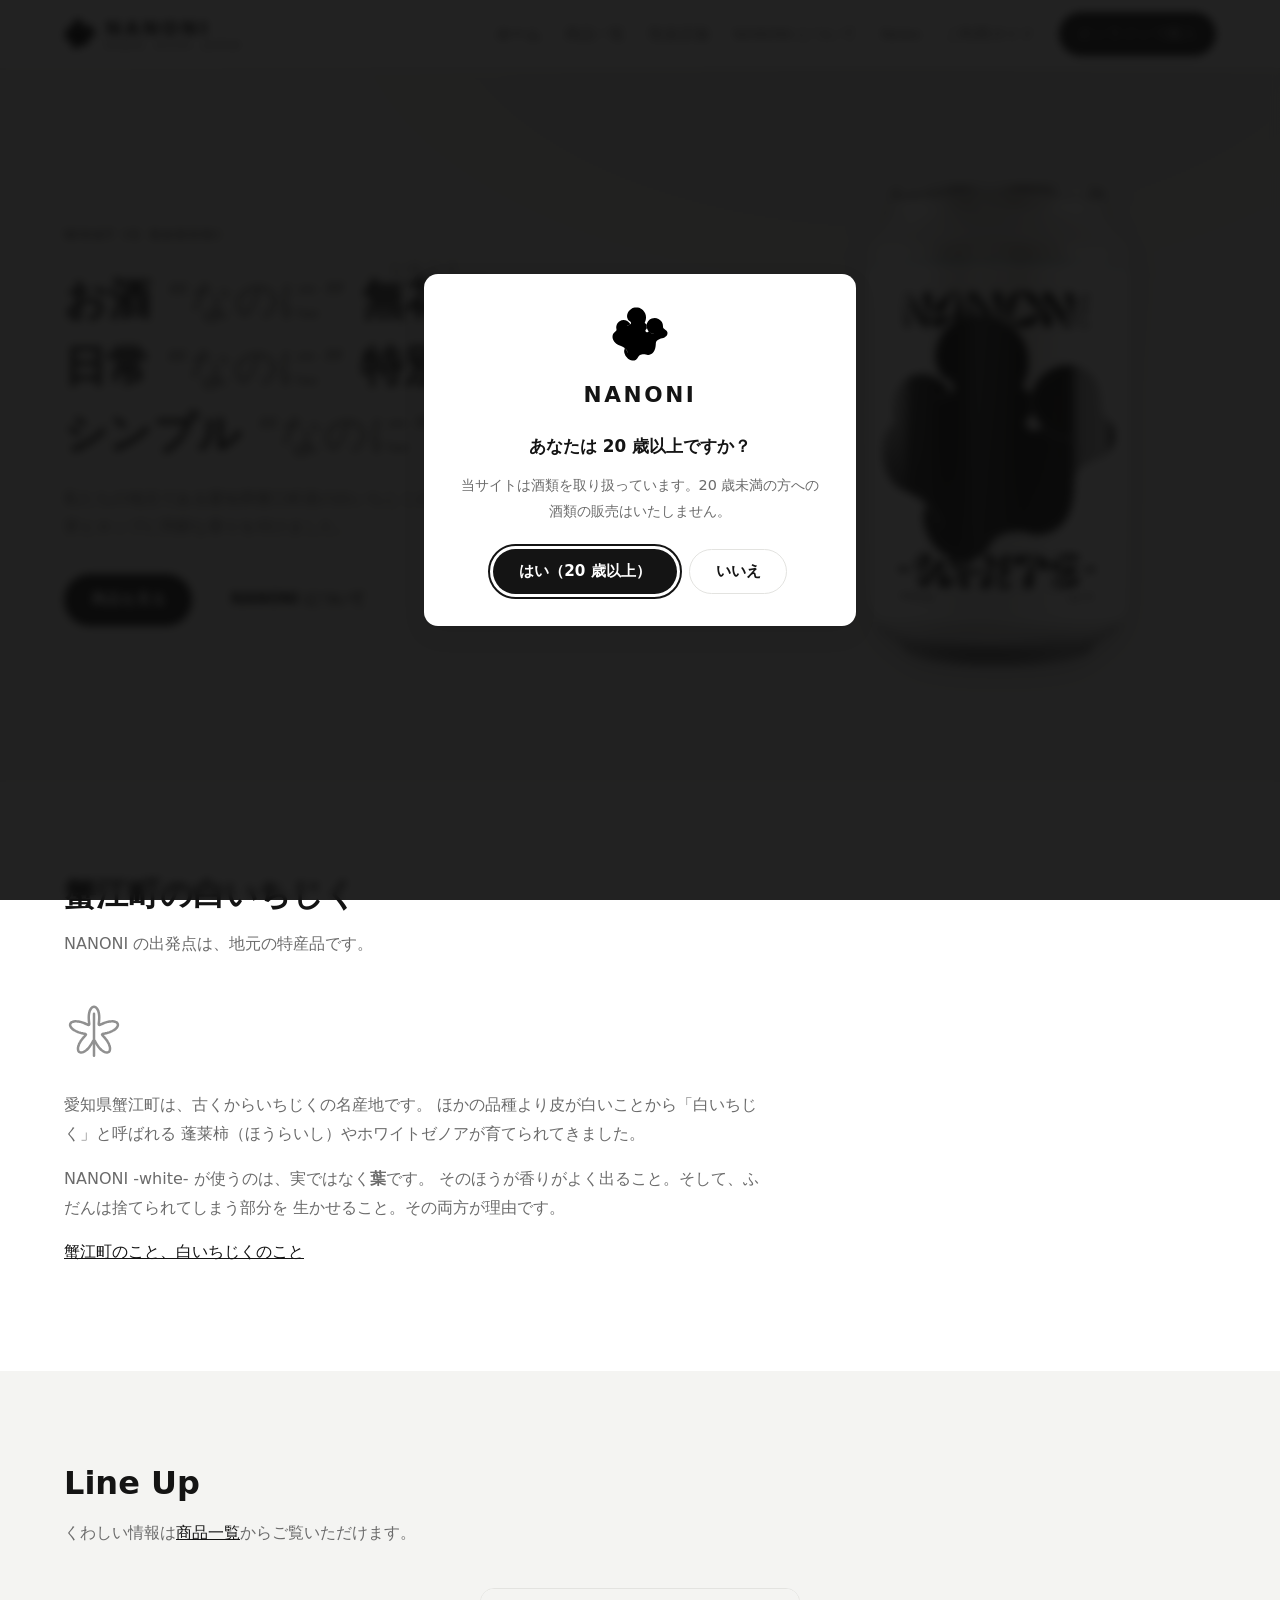
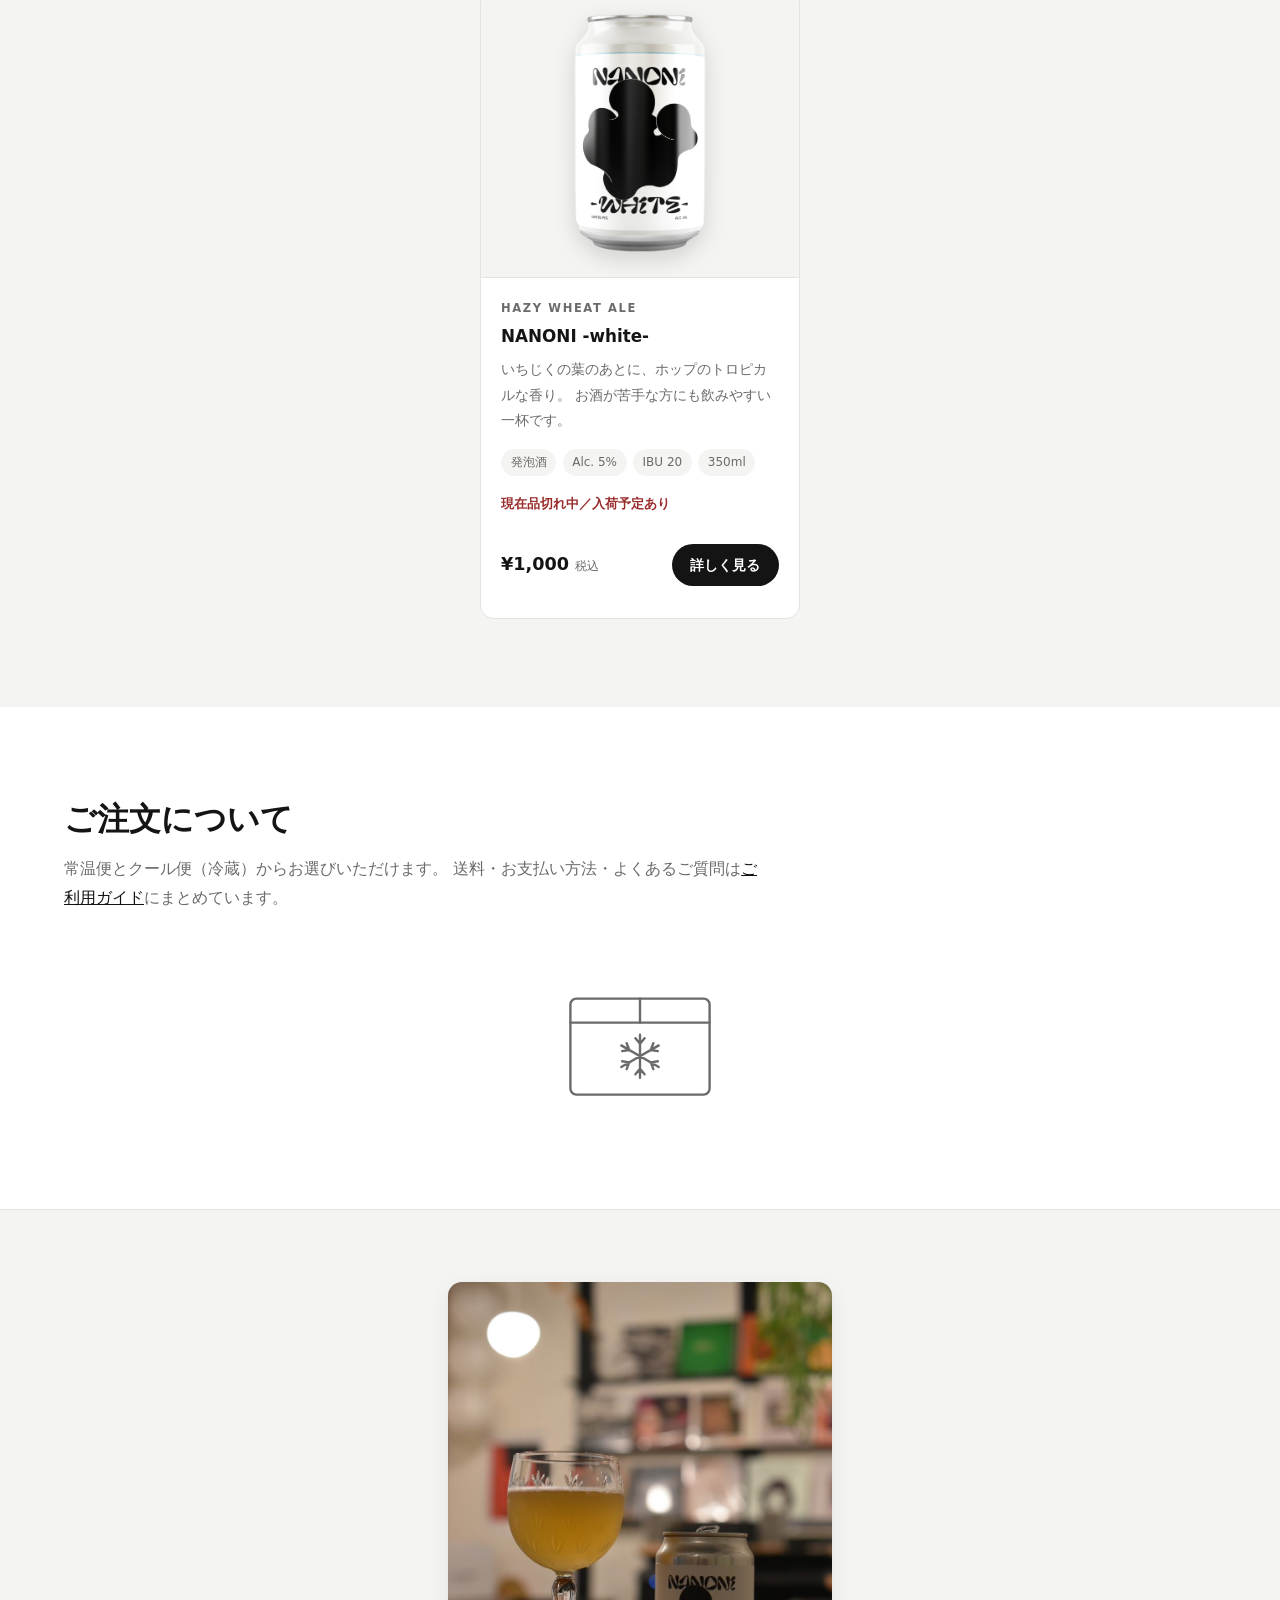
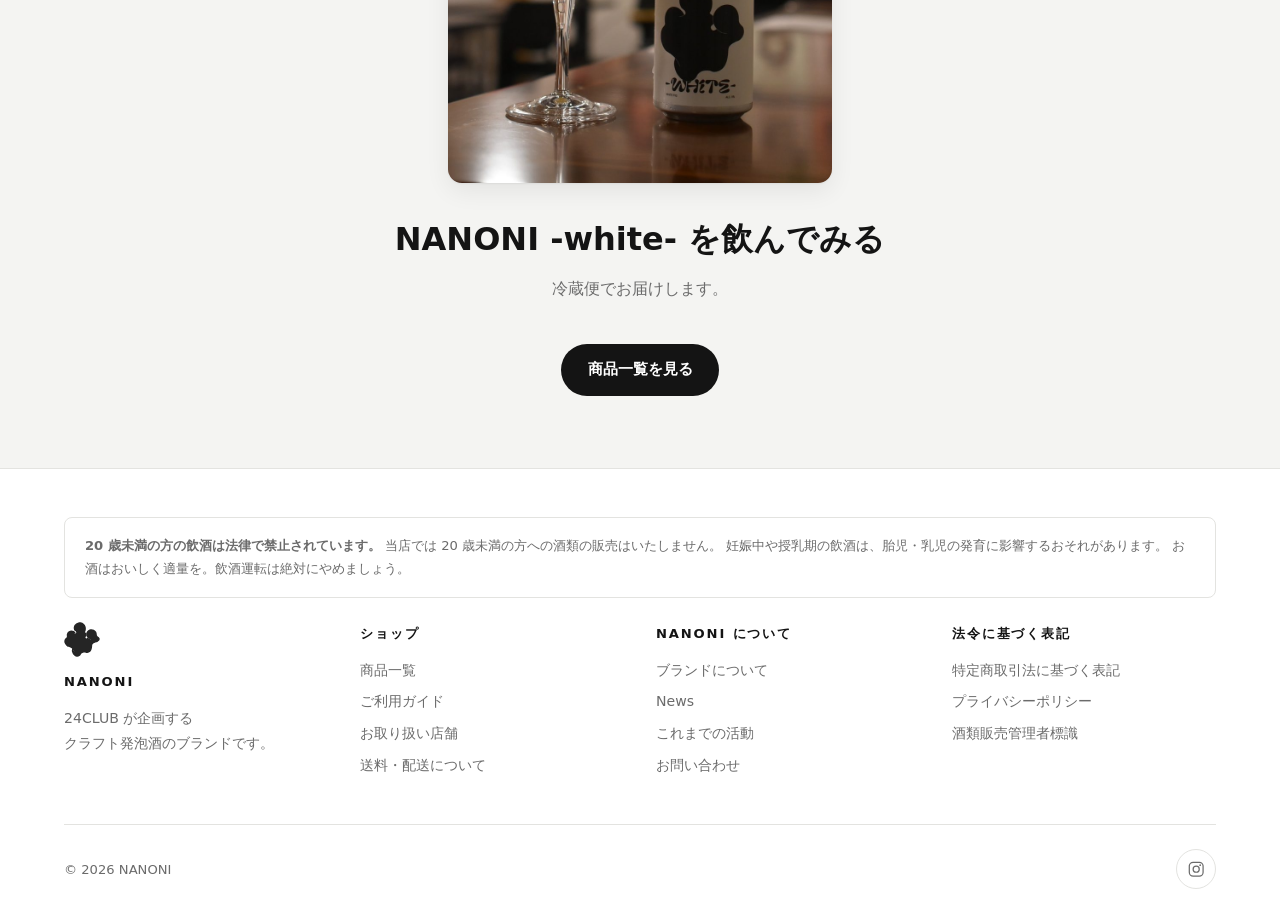
<file: index.html>
<!DOCTYPE html>
<html lang="ja">
<head>
  <meta charset="UTF-8">
  <meta name="viewport" content="width=device-width, initial-scale=1">
  <title>NANONI｜クラフト発泡酒のオンラインストア</title>
  <meta name="description" content="愛知県蟹江町の特産品・白いちじくの葉を使ったクラフト発泡酒 NANONI -white-。お酒 &quot;なのに&quot; 無花果（いちじく）。">

  <meta property="og:title" content="NANONI｜クラフト発泡酒のオンラインストア">
  <meta property="og:description" content="お酒 &quot;なのに&quot; 無花果（いちじく）。愛知県蟹江町産の白いちじくの葉を使ったクラフト発泡酒。">
  <meta property="og:type" content="website">
  <meta property="og:locale" content="ja_JP">

  <link rel="icon" type="image/svg+xml" href="assets/img/favicon.svg">
  <link rel="apple-touch-icon" href="assets/img/apple-touch-icon.png">
  <link rel="manifest" href="site.webmanifest">
  <meta name="apple-mobile-web-app-title" content="NANONI">
  <meta name="theme-color" content="#ffffff" media="(prefers-color-scheme: light)">
  <meta name="theme-color" content="#101010" media="(prefers-color-scheme: dark)">
  <link rel="stylesheet" href="assets/css/style.css">
</head>
<body>
  <a class="skip-link" href="#main">本文へスキップ</a>

  <!-- 年齢確認（JavaScript で表示します） -->
  <div class="age-gate" id="age-gate" role="dialog" aria-modal="true" aria-labelledby="age-gate-title" hidden>
    <div class="age-gate-panel">
      <img class="brand-mark age-gate-mark" src="assets/img/brand-mark.svg" alt="" width="812" height="788">
      <p class="age-gate-brand">NANONI</p>
      <h2 class="age-gate-title" id="age-gate-title">あなたは 20 歳以上ですか？</h2>
      <p class="age-gate-note">
        当サイトは酒類を取り扱っています。20 歳未満の方への酒類の販売はいたしません。
      </p>
      <div class="age-gate-actions">
        <button class="btn btn-primary" type="button" id="age-gate-yes">はい（20 歳以上）</button>
        <button class="btn btn-ghost" type="button" id="age-gate-no">いいえ</button>
      </div>
      <p class="age-gate-denied" id="age-gate-denied" hidden>
        20 歳未満の方はご利用いただけません。ブラウザを閉じてください。
      </p>
    </div>
  </div>

  <header class="site-header">
    <div class="container header-inner">
      <a class="logo" href="index.html">
        <img class="brand-mark logo-icon" src="assets/img/brand-mark.svg" alt="" width="812" height="788">
        <span class="logo-text">
          <span class="logo-name">NANONI</span>
          <span class="logo-sub">KANIE, AICHI, JAPAN</span>
        </span>
      </a>

      <button class="nav-toggle" type="button" aria-expanded="false" aria-controls="site-nav" aria-label="メニューを開く">
        <span class="nav-toggle-bar"></span>
        <span class="nav-toggle-bar"></span>
        <span class="nav-toggle-bar"></span>
      </button>

      <nav id="site-nav" class="site-nav" aria-label="メインナビゲーション">
        <ul>
          <li><a href="index.html" aria-current="page">ホーム</a></li>
          <li><a href="products.html">商品一覧</a></li>
          <li><a href="shops.html">取扱店舗</a></li>
          <li><a href="about.html">NANONI について</a></li>
          <li><a href="news.html">News</a></li>
          <li><a href="guide.html">ご利用ガイド</a></li>
          <li><a class="btn btn-primary btn-sm" href="products.html">オンラインで購入</a></li>
        </ul>
      </nav>
    </div>
  </header>

  <main id="main">
    <section class="hero">
      <div class="container hero-inner">
        <div>
          <p class="hero-eyebrow">What is NANONI</p>
          <h1 class="hero-title">
            お酒 <span class="hero-accent">&ldquo;なのに&rdquo;</span> <ruby>無花果<rt>いちじく</rt></ruby><br>
            日常 <span class="hero-accent">&ldquo;なのに&rdquo;</span> 特別<br>
            シンプル <span class="hero-accent">&ldquo;なのに&rdquo;</span> 満足
          </h1>
          <p class="hero-lead">
            私たちの地元である愛知県蟹江町産の白いちじくの葉を使用して、
            麦芽とホップに芳醇な香りを付けました。
          </p>
          <div class="hero-actions">
            <a class="btn btn-primary" href="products.html">商品を見る</a>
            <a class="btn btn-ghost" href="about.html">NANONI について</a>
          </div>
        </div>
        <div class="hero-visual">
          <picture>
            <source srcset="assets/img/nanoni-white.webp" type="image/webp">
            <img src="assets/img/nanoni-white.png" width="640" height="1149"
                 alt="NANONI -white- の缶。白いラベルに黒い有機的な形と NANONI のロゴ。">
          </picture>
        </div>
      </div>
    </section>

    <section class="section" id="fig">
      <div class="container">
        <div class="section-head">
          <h2 class="section-title">蟹江町の白いちじく</h2>
          <p class="section-lead">NANONI の出発点は、地元の特産品です。</p>
        </div>

        <svg class="illust-mark illust-mark-start" viewBox="12 12 96 96" fill="none" stroke="currentColor"
                 stroke-width="4" stroke-linecap="round" stroke-linejoin="round"
                 aria-hidden="true" focusable="false">
              <path d="M60.0 18.0C60.3 18.0 61.2 18.2 61.6 18.3C61.9 18.4 62.7 18.9 63.1 19.1C63.4 19.4 64.2 20.1 64.4 20.5C64.7 20.8 65.4 21.9 65.7 22.3C65.9 22.8 66.5 24.0 66.7 24.5C66.9 25.0 67.3 26.5 67.4 27.0C67.6 27.6 67.9 29.1 68.0 29.7C68.1 30.3 68.2 31.9 68.3 32.5C68.3 33.1 68.4 34.7 68.4 35.3C68.4 35.9 68.3 37.3 68.3 37.9C68.3 38.5 68.2 39.8 68.1 40.3C68.1 40.8 68.0 42.0 67.9 42.4C67.9 42.9 67.8 43.8 67.7 44.2C67.7 44.5 67.6 45.3 67.6 45.5C67.6 45.8 67.7 46.3 67.7 46.5C67.7 46.6 67.9 46.9 68.0 47.0C68.1 47.1 68.4 47.1 68.6 47.1C68.7 47.1 69.2 47.0 69.5 46.9C69.7 46.8 70.4 46.5 70.7 46.4C71.1 46.2 72.0 45.8 72.4 45.6C72.7 45.5 73.8 45.0 74.3 44.8C74.8 44.6 76.0 44.1 76.5 43.9C77.1 43.7 78.5 43.2 79.0 43.0C79.6 42.8 81.1 42.4 81.7 42.2C82.3 42.1 83.8 41.8 84.4 41.7C85.0 41.6 86.6 41.4 87.2 41.4C87.8 41.3 89.2 41.3 89.8 41.3C90.3 41.3 91.7 41.5 92.2 41.6C92.7 41.7 93.9 42.0 94.3 42.2C94.7 42.3 95.7 42.8 96.0 43.1C96.4 43.3 97.1 44.0 97.3 44.2C97.5 44.5 97.9 45.3 98.0 45.6C98.1 46.0 98.3 46.8 98.3 47.2C98.2 47.6 98.1 48.5 97.9 48.9C97.8 49.3 97.3 50.2 97.0 50.6C96.8 51.0 96.0 52.0 95.7 52.3C95.3 52.7 94.3 53.6 93.9 54.0C93.5 54.3 92.3 55.2 91.8 55.5C91.2 55.8 89.9 56.6 89.4 56.8C88.8 57.1 87.4 57.8 86.8 58.0C86.2 58.2 84.8 58.8 84.2 59.0C83.6 59.1 82.2 59.6 81.7 59.7C81.1 59.9 79.8 60.2 79.3 60.3C78.8 60.4 77.7 60.6 77.3 60.7C76.8 60.8 75.9 61.0 75.5 61.1C75.2 61.2 74.4 61.3 74.2 61.4C74.0 61.5 73.5 61.7 73.3 61.8C73.2 61.8 73.0 62.1 72.9 62.2C72.9 62.3 72.9 62.6 73.0 62.8C73.1 62.9 73.3 63.4 73.5 63.6C73.6 63.8 74.1 64.4 74.4 64.6C74.6 64.9 75.3 65.6 75.6 65.9C75.9 66.3 76.7 67.1 77.0 67.5C77.3 67.9 78.2 68.9 78.5 69.4C78.9 69.8 79.8 71.0 80.1 71.5C80.5 71.9 81.4 73.2 81.7 73.8C82.0 74.3 82.8 75.6 83.1 76.2C83.4 76.7 84.0 78.1 84.2 78.7C84.4 79.2 84.9 80.6 85.1 81.2C85.2 81.7 85.5 83.0 85.6 83.6C85.6 84.1 85.7 85.3 85.6 85.7C85.6 86.2 85.4 87.3 85.3 87.7C85.2 88.0 84.8 88.9 84.6 89.2C84.4 89.5 83.8 90.2 83.5 90.4C83.2 90.6 82.4 90.9 82.1 91.0C81.7 91.1 80.8 91.3 80.4 91.2C80.0 91.2 78.9 91.1 78.5 91.0C78.0 90.8 76.9 90.4 76.4 90.2C75.9 90.0 74.8 89.3 74.3 89.0C73.8 88.7 72.6 87.8 72.2 87.4C71.7 87.0 70.6 86.0 70.2 85.6C69.7 85.1 68.7 84.0 68.3 83.5C67.9 83.0 66.9 81.8 66.6 81.3C66.2 80.8 65.4 79.6 65.1 79.1C64.8 78.7 64.1 77.5 63.8 77.1C63.5 76.7 62.9 75.6 62.7 75.3C62.5 74.9 62.0 74.0 61.9 73.7C61.7 73.4 61.3 72.8 61.1 72.6C61.0 72.4 60.7 71.9 60.5 71.8C60.4 71.7 60.1 71.6 60.0 71.6C59.9 71.6 59.6 71.7 59.5 71.8C59.3 71.9 59.0 72.4 58.9 72.6C58.7 72.8 58.3 73.4 58.1 73.7C58.0 74.0 57.5 74.9 57.3 75.3C57.1 75.6 56.5 76.7 56.2 77.1C55.9 77.5 55.2 78.7 54.9 79.1C54.6 79.6 53.8 80.8 53.4 81.3C53.1 81.8 52.1 83.0 51.7 83.5C51.3 84.0 50.3 85.1 49.8 85.6C49.4 86.0 48.3 87.0 47.8 87.4C47.4 87.8 46.2 88.7 45.7 89.0C45.2 89.3 44.1 90.0 43.6 90.2C43.1 90.4 42.0 90.8 41.5 91.0C41.1 91.1 40.0 91.2 39.6 91.2C39.2 91.3 38.3 91.1 37.9 91.0C37.6 90.9 36.8 90.6 36.5 90.4C36.2 90.2 35.6 89.5 35.4 89.2C35.2 88.9 34.8 88.0 34.7 87.7C34.6 87.3 34.4 86.2 34.4 85.7C34.3 85.3 34.4 84.1 34.4 83.6C34.5 83.0 34.8 81.7 34.9 81.2C35.1 80.6 35.6 79.2 35.8 78.7C36.0 78.1 36.6 76.7 36.9 76.2C37.2 75.6 38.0 74.3 38.3 73.8C38.6 73.2 39.5 71.9 39.9 71.5C40.2 71.0 41.1 69.8 41.5 69.4C41.8 68.9 42.7 67.9 43.0 67.5C43.3 67.1 44.1 66.3 44.4 65.9C44.7 65.6 45.4 64.9 45.6 64.6C45.9 64.4 46.4 63.8 46.5 63.6C46.7 63.4 46.9 62.9 47.0 62.8C47.1 62.6 47.1 62.3 47.1 62.2C47.0 62.1 46.8 61.8 46.7 61.8C46.5 61.7 46.0 61.5 45.8 61.4C45.6 61.3 44.8 61.2 44.5 61.1C44.1 61.0 43.2 60.8 42.7 60.7C42.3 60.6 41.2 60.4 40.7 60.3C40.2 60.2 38.9 59.9 38.3 59.7C37.8 59.6 36.4 59.1 35.8 59.0C35.2 58.8 33.8 58.2 33.2 58.0C32.6 57.8 31.2 57.1 30.6 56.8C30.1 56.6 28.8 55.8 28.2 55.5C27.7 55.2 26.5 54.3 26.1 54.0C25.7 53.6 24.7 52.7 24.3 52.3C24.0 52.0 23.2 51.0 23.0 50.6C22.7 50.2 22.2 49.3 22.1 48.9C21.9 48.5 21.8 47.6 21.7 47.2C21.7 46.8 21.9 46.0 22.0 45.6C22.1 45.3 22.5 44.5 22.7 44.2C22.9 44.0 23.6 43.3 24.0 43.1C24.3 42.8 25.3 42.3 25.7 42.2C26.1 42.0 27.3 41.7 27.8 41.6C28.3 41.5 29.7 41.3 30.2 41.3C30.8 41.3 32.2 41.3 32.8 41.4C33.4 41.4 35.0 41.6 35.6 41.7C36.2 41.8 37.7 42.1 38.3 42.2C38.9 42.4 40.4 42.8 41.0 43.0C41.5 43.2 42.9 43.7 43.5 43.9C44.0 44.1 45.2 44.6 45.7 44.8C46.2 45.0 47.3 45.5 47.6 45.6C48.0 45.8 48.9 46.2 49.3 46.4C49.6 46.5 50.3 46.8 50.5 46.9C50.8 47.0 51.3 47.1 51.4 47.1C51.6 47.1 51.9 47.1 52.0 47.0C52.1 46.9 52.3 46.6 52.3 46.5C52.3 46.3 52.4 45.8 52.4 45.5C52.4 45.3 52.3 44.5 52.3 44.2C52.2 43.8 52.1 42.9 52.1 42.4C52.0 42.0 51.9 40.8 51.9 40.3C51.8 39.8 51.7 38.5 51.7 37.9C51.7 37.3 51.6 35.9 51.6 35.3C51.6 34.7 51.7 33.1 51.7 32.5C51.8 31.9 51.9 30.3 52.0 29.7C52.1 29.1 52.4 27.6 52.6 27.0C52.7 26.5 53.1 25.0 53.3 24.5C53.5 24.0 54.1 22.8 54.3 22.3C54.6 21.9 55.3 20.8 55.6 20.5C55.8 20.1 56.6 19.4 56.9 19.1C57.3 18.9 58.1 18.4 58.4 18.3C58.8 18.2 59.7 18.0 60.0 18.0Z"/>
              <path d="M60.0 96.4L60.0 29.2"/>
            </svg>

        <div class="prose">
          <p>
            愛知県蟹江町は、古くからいちじくの名産地です。
            ほかの品種より皮が白いことから「白いちじく」と呼ばれる
            蓬莱柿（ほうらいし）やホワイトゼノアが育てられてきました。
          </p>
          <p>
            NANONI -white- が使うのは、実ではなく<strong>葉</strong>です。
            そのほうが香りがよく出ること。そして、ふだんは捨てられてしまう部分を
            生かせること。その両方が理由です。
          </p>
          <p>
            <a href="about.html#kanie">蟹江町のこと、白いちじくのこと</a>
          </p>
        </div>
      </div>
    </section>

    <section class="section section-alt">
      <div class="container">
        <div class="section-head">
          <h2 class="section-title">Line Up</h2>
          <p class="section-lead">
            くわしい情報は<a href="products.html">商品一覧</a>からご覧いただけます。
          </p>
        </div>

        <ul class="product-grid">
          <li class="product">
            <div class="product-thumb product-thumb-photo">
              <picture>
                <source srcset="assets/img/nanoni-white.webp" type="image/webp">
                <img src="assets/img/nanoni-white.png" width="640" height="1149" loading="lazy"
                     alt="NANONI -white- の缶。白いラベルに黒い有機的な形と NANONI のロゴ。">
              </picture>
            </div>
            <div class="product-body">
              <p class="product-style">Hazy Wheat Ale</p>
              <h3 class="product-name">NANONI -white-</h3>
              <p class="product-desc">
                いちじくの葉のあとに、ホップのトロピカルな香り。
                お酒が苦手な方にも飲みやすい一杯です。
              </p>
              <ul class="product-spec">
                <li>発泡酒</li>
                <li>Alc. 5%</li>
                <li>IBU 20</li>
                <li>350ml</li>
              </ul>
              <p class="shop-status">現在品切れ中／入荷予定あり</p>
              <div class="product-foot">
                <p class="product-price">¥1,000 <small>税込</small></p>
                <a class="btn btn-primary btn-sm" href="products.html">詳しく見る</a>
              </div>
            </div>
          </li>
        </ul>
      </div>
    </section>

    <section class="section">
      <div class="container">
        <div class="section-head">
          <h2 class="section-title">ご注文について</h2>
          <p class="section-lead">
            常温便とクール便（冷蔵）からお選びいただけます。
            送料・お支払い方法・よくあるご質問は<a href="guide.html">ご利用ガイド</a>にまとめています。
          </p>
        </div>

        <div class="illust-wrap">
            <svg class="illust" viewBox="0 0 200 140" fill="none" stroke="currentColor"
                 stroke-width="2" stroke-linecap="round" stroke-linejoin="round"
                 aria-hidden="true" focusable="false">
              <rect x="42" y="38" width="116" height="80" rx="5"/>
              <path d="M42 58h116"/>
              <path d="M100 38v20"/>
              <path d="M100.0 104.0L100.0 68.0M84.4 95.0L115.6 77.0M115.6 95.0L84.4 77.0M100.0 75.6L96.2 71.0M100.0 75.6L103.8 71.0M109.0 80.8L111.1 75.2M109.0 80.8L114.9 81.8M91.0 80.8L85.1 81.8M91.0 80.8L88.9 75.2M91.0 91.2L88.9 96.8M91.0 91.2L85.1 90.2M100.0 96.4L103.8 101.0M100.0 96.4L96.2 101.0M109.0 91.2L114.9 90.2M109.0 91.2L111.1 96.8"/>
            </svg>
          </div>
      </div>
    </section>

    <section class="cta">
      <div class="container">
        <figure class="figure-narrow">
          <img src="assets/img/nanoni-white-glass.jpg" width="900" height="1175" loading="lazy"
               alt="グラスに注いだ NANONI -white-。濁りのある淡い黄金色。">
        </figure>

        <div class="section-head">
          <h2 class="section-title">NANONI -white- を飲んでみる</h2>
          <p class="section-lead">
            冷蔵便でお届けします。
          </p>
        </div>
        <a class="btn btn-primary" href="products.html">商品一覧を見る</a>
      </div>
    </section>
  </main>

  <footer class="site-footer">
    <div class="container">
      <div class="footer-warning">
        <strong>20 歳未満の方の飲酒は法律で禁止されています。</strong>
        当店では 20 歳未満の方への酒類の販売はいたしません。
        妊娠中や授乳期の飲酒は、胎児・乳児の発育に影響するおそれがあります。
        お酒はおいしく適量を。飲酒運転は絶対にやめましょう。
      </div>

      <div class="footer-grid">
        <div>
          <img class="brand-mark footer-mark" src="assets/img/brand-mark.svg" alt="" width="812" height="788">
          <p class="footer-heading">NANONI</p>
          <p style="margin:0">
            24CLUB が企画する<br>クラフト発泡酒のブランドです。
          </p>
        </div>
        <div>
          <p class="footer-heading">ショップ</p>
          <ul class="footer-list">
            <li><a href="products.html">商品一覧</a></li>
            <li><a href="guide.html">ご利用ガイド</a></li>
            <li><a href="shops.html">お取り扱い店舗</a></li>
            <li><a href="guide.html#shipping">送料・配送について</a></li>
          </ul>
        </div>
        <div>
          <p class="footer-heading">NANONI について</p>
          <ul class="footer-list">
            <li><a href="about.html">ブランドについて</a></li>
            <li><a href="news.html">News</a></li>
            <li><a href="activity.html">これまでの活動</a></li>
            <li><a href="guide.html#contact">お問い合わせ</a></li>
          </ul>
        </div>
        <div>
          <p class="footer-heading">法令に基づく表記</p>
          <ul class="footer-list">
            <li><a href="legal.html">特定商取引法に基づく表記</a></li>
            <li><a href="legal.html#privacy">プライバシーポリシー</a></li>
            <li><a href="legal.html#license">酒類販売管理者標識</a></li>
          </ul>
        </div>
      </div>

      <div class="footer-bottom">
        <p>&copy; <span id="year">2026</span> NANONI</p>
        <p>
          <a class="icon-link" href="https://www.instagram.com/nanoni_kanie" target="_blank" rel="noopener noreferrer"
             aria-label="NANONI の Instagram（@nanoni_kanie）を開く"><svg viewBox="0 0 24 24" fill="none" stroke="currentColor" stroke-width="1.6" stroke-linecap="round" stroke-linejoin="round" aria-hidden="true" focusable="false"><rect x="3" y="3" width="18" height="18" rx="5"/><circle cx="12" cy="12" r="4"/><circle cx="17.2" cy="6.8" r="1.15" fill="currentColor" stroke="none"/></svg></a>
        </p>
      </div>
    </div>
  </footer>

  <script src="assets/js/main.js"></script>
</body>
</html>
</file>
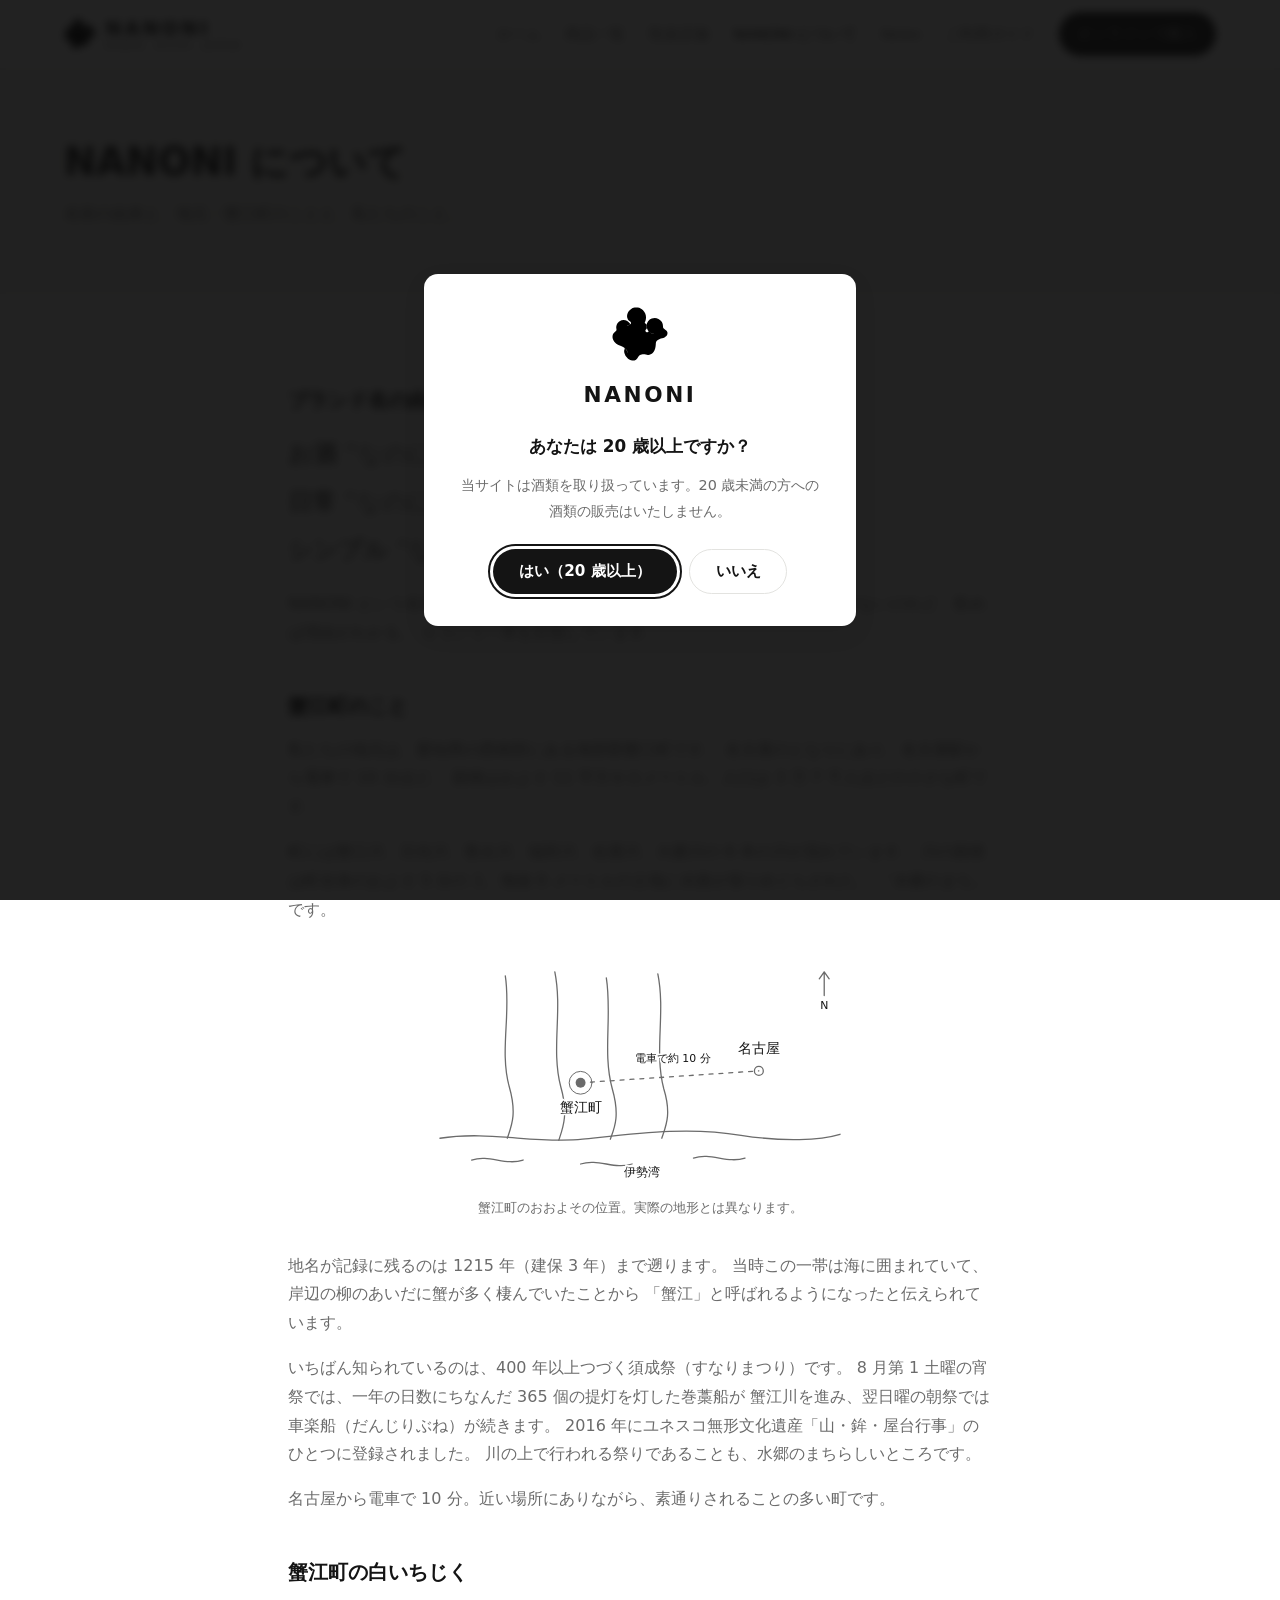
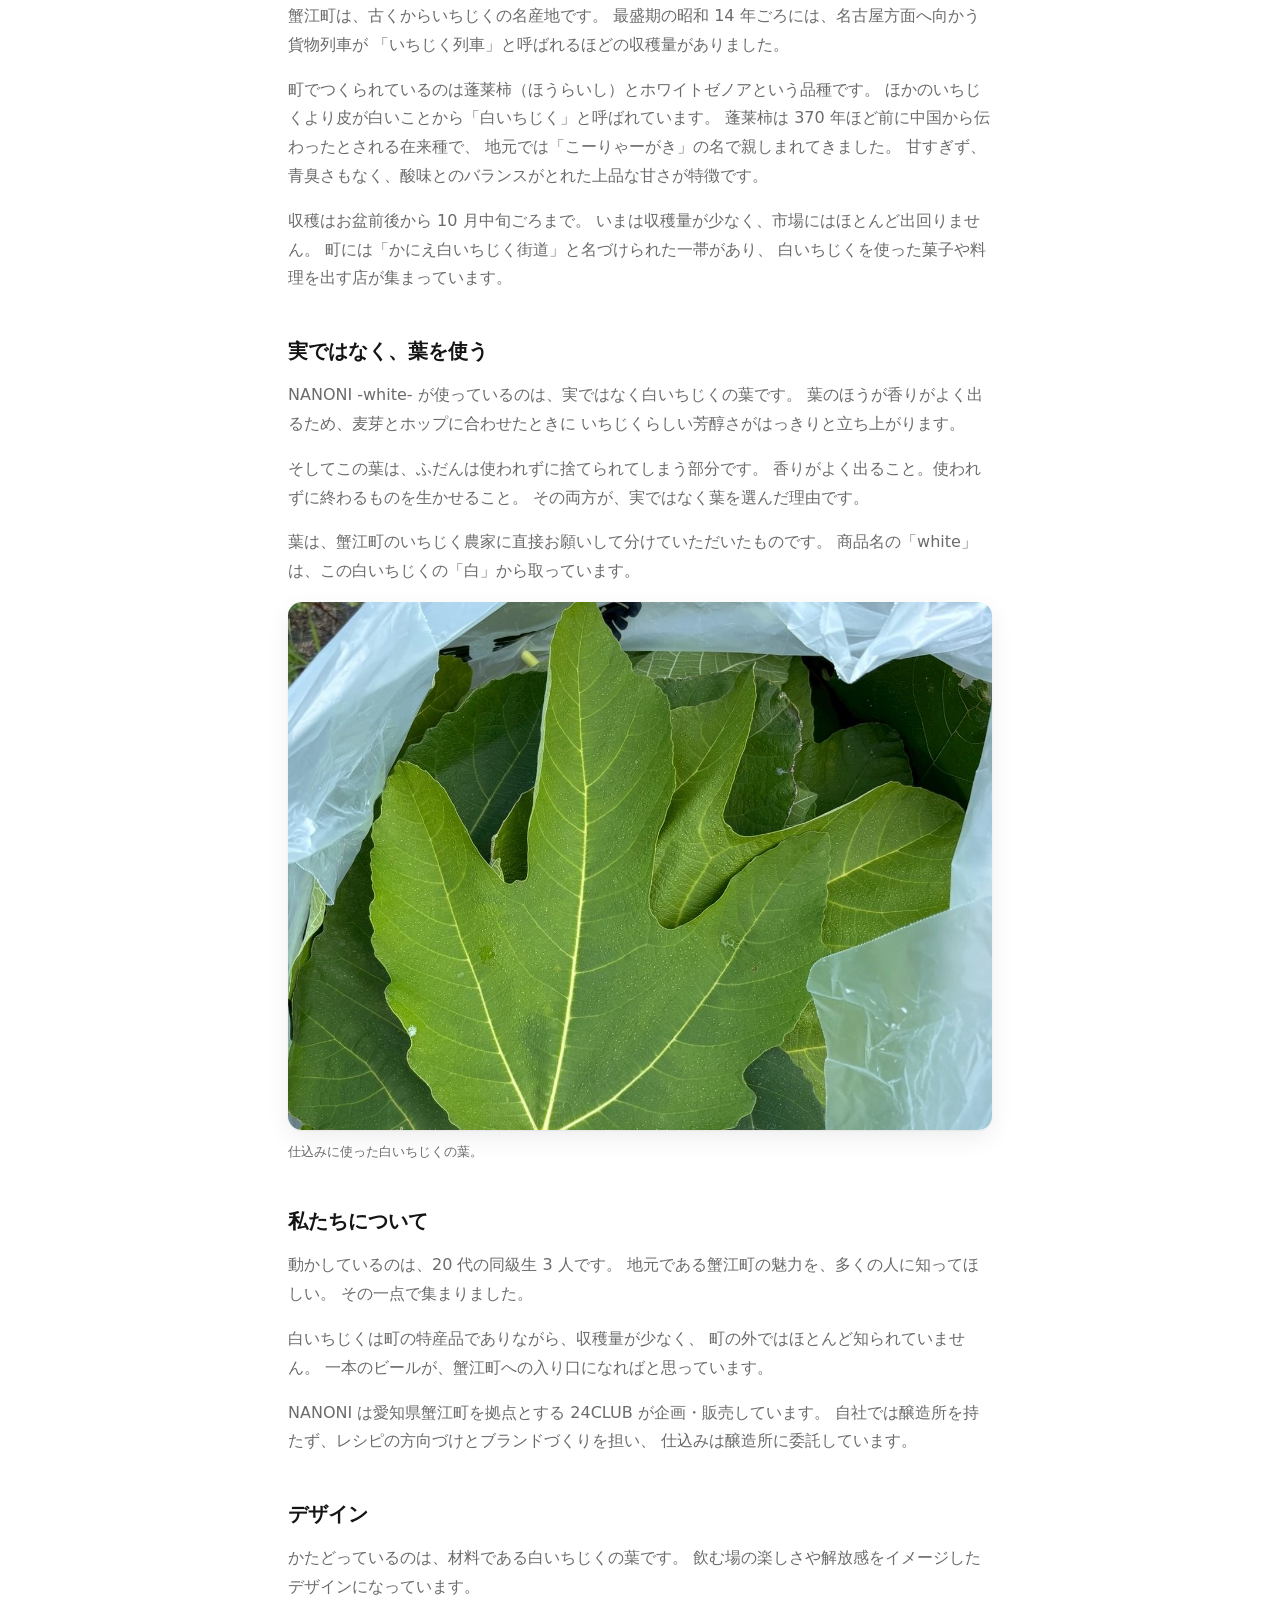
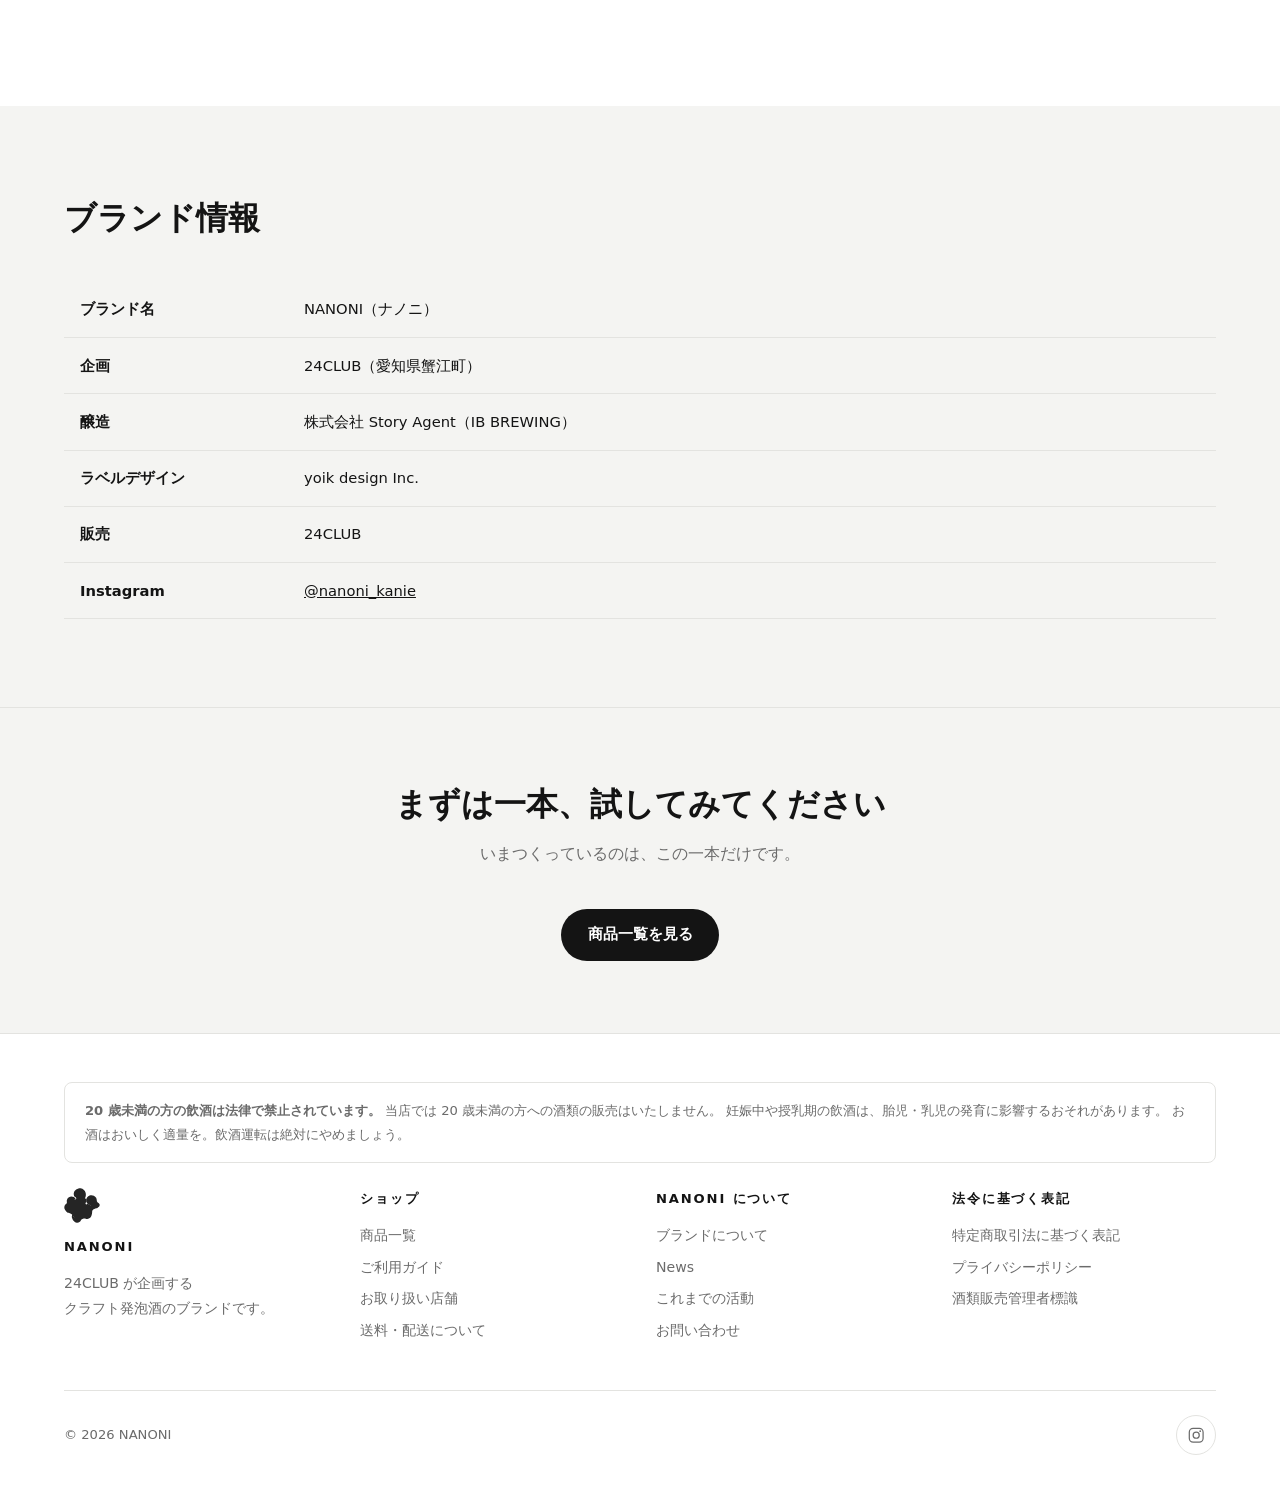
<file: about.html>
<!DOCTYPE html>
<html lang="ja">
<head>
  <meta charset="UTF-8">
  <meta name="viewport" content="width=device-width, initial-scale=1">
  <title>NANONI について｜NANONI</title>
  <meta name="description" content="蟹江町の魅力を多くの人に知ってほしい。20 代の同級生 3 人ではじめた活動です。愛知県蟹江町という町のことと、特産品の白いちじく、その葉を使う理由をご紹介します。">

  <meta property="og:title" content="NANONI について｜NANONI">
  <meta property="og:description" content="名前の由来は「なのに」。愛知県蟹江町の 24CLUB が企画するクラフト発泡酒ブランド NANONI のご紹介。">
  <meta property="og:type" content="website">
  <meta property="og:locale" content="ja_JP">

  <link rel="icon" type="image/svg+xml" href="assets/img/favicon.svg">
  <link rel="apple-touch-icon" href="assets/img/apple-touch-icon.png">
  <link rel="manifest" href="site.webmanifest">
  <meta name="apple-mobile-web-app-title" content="NANONI">
  <meta name="theme-color" content="#ffffff" media="(prefers-color-scheme: light)">
  <meta name="theme-color" content="#101010" media="(prefers-color-scheme: dark)">
  <link rel="stylesheet" href="assets/css/style.css">
</head>
<body>
  <a class="skip-link" href="#main">本文へスキップ</a>

  <div class="age-gate" id="age-gate" role="dialog" aria-modal="true" aria-labelledby="age-gate-title" hidden>
    <div class="age-gate-panel">
      <img class="brand-mark age-gate-mark" src="assets/img/brand-mark.svg" alt="" width="812" height="788">
      <p class="age-gate-brand">NANONI</p>
      <h2 class="age-gate-title" id="age-gate-title">あなたは 20 歳以上ですか？</h2>
      <p class="age-gate-note">
        当サイトは酒類を取り扱っています。20 歳未満の方への酒類の販売はいたしません。
      </p>
      <div class="age-gate-actions">
        <button class="btn btn-primary" type="button" id="age-gate-yes">はい（20 歳以上）</button>
        <button class="btn btn-ghost" type="button" id="age-gate-no">いいえ</button>
      </div>
      <p class="age-gate-denied" id="age-gate-denied" hidden>
        20 歳未満の方はご利用いただけません。ブラウザを閉じてください。
      </p>
    </div>
  </div>

  <header class="site-header">
    <div class="container header-inner">
      <a class="logo" href="index.html">
        <img class="brand-mark logo-icon" src="assets/img/brand-mark.svg" alt="" width="812" height="788">
        <span class="logo-text">
          <span class="logo-name">NANONI</span>
          <span class="logo-sub">KANIE, AICHI, JAPAN</span>
        </span>
      </a>

      <button class="nav-toggle" type="button" aria-expanded="false" aria-controls="site-nav" aria-label="メニューを開く">
        <span class="nav-toggle-bar"></span>
        <span class="nav-toggle-bar"></span>
        <span class="nav-toggle-bar"></span>
      </button>

      <nav id="site-nav" class="site-nav" aria-label="メインナビゲーション">
        <ul>
          <li><a href="index.html">ホーム</a></li>
          <li><a href="products.html">商品一覧</a></li>
          <li><a href="shops.html">取扱店舗</a></li>
          <li><a href="about.html" aria-current="page">NANONI について</a></li>
          <li><a href="news.html">News</a></li>
          <li><a href="guide.html">ご利用ガイド</a></li>
          <li><a class="btn btn-primary btn-sm" href="products.html">オンラインで購入</a></li>
        </ul>
      </nav>
    </div>
  </header>

  <main id="main">
    <div class="page-head">
      <div class="container">
        <h1 class="page-title">NANONI について</h1>
        <p class="section-lead">名前の由来と、地元・蟹江町のことと、私たちのこと。</p>
      </div>
    </div>

    <section class="section">
      <div class="container prose">
        <h2>ブランド名の由来</h2>
        <p class="nanoni-lines">
          お酒 <span class="hero-accent">&ldquo;なのに&rdquo;</span> <ruby>無花果<rt>いちじく</rt></ruby><br>
          日常 <span class="hero-accent">&ldquo;なのに&rdquo;</span> 特別<br>
          シンプル <span class="hero-accent">&ldquo;なのに&rdquo;</span> 満足
        </p>
        <p>
          NANONI という名前は「なのに」から来ています。
          その組み合わせは思いがけないけれど、飲めば理由がわかる。
          そういう一本を目指しています。
        </p>

        <h2 id="kanie">蟹江町のこと</h2>
        <p>
          私たちの地元は、愛知県の西南部にある海部郡蟹江町です。
          名古屋のとなりにあり、名古屋駅から電車で 10 分ほど。
          面積はおよそ 11 平方キロメートル、人口は 3 万 7 千人ほどの小さな町です。
        </p>

        <p>
          町には蟹江川、日光川、善太川、福田川、佐屋川、大膳川の 6 本の川が流れています。
          川の面積は町全体のおよそ 5 分の 1。海抜 0 メートルの土地に水路が張りめぐらされた、
          「水郷のまち」です。
        </p>

        <figure class="map-figure">
          <svg class="map" viewBox="0 0 420 232" role="img" aria-labelledby="map-title" focusable="false">
            <title id="map-title">蟹江町の位置をあらわす概略図。伊勢湾に注ぐいくつもの川が流れる一帯にあり、東どなりの名古屋から電車でおよそ 10 分の距離にある。</title>
            <g fill="none" stroke="currentColor" stroke-width="1.3" stroke-linecap="round" stroke-linejoin="round">
              <path d="M8 184C58 176 104 190 152 185 208 179 258 172 312 181 356 188 392 186 412 180"/>
              <path d="M74 20C80 58 68 96 78 132 86 160 80 172 76 184"/>
              <path d="M124 16C132 56 120 94 130 132 138 160 132 174 128 186"/>
              <path d="M176 22C182 60 172 98 182 134 190 162 184 174 180 185"/>
              <path d="M228 18C236 58 224 96 234 134 242 160 236 172 232 184"/>
              <path d="M40 206C58 200 74 212 92 206M150 210C168 204 184 216 202 210M264 204C282 198 298 210 316 204"/>
              <path d="M150 128 330 116" stroke-dasharray="4 6"/>
              <circle cx="330" cy="116" r="4.5"/>
              <circle cx="150" cy="128" r="11.5" stroke-width="1"/>
              <path d="M396 40V16M396 16l-5 7M396 16l5 7"/>
            </g>
            <circle cx="150" cy="128" r="5" fill="currentColor"/>
            <g fill="currentColor" stroke="var(--bg)" stroke-width="3.5" paint-order="stroke"
               text-anchor="middle" font-size="14">
              <text x="150" y="158">蟹江町</text>
              <text x="330" y="98">名古屋</text>
              <text x="212" y="222" font-size="12">伊勢湾</text>
              <text x="243" y="107" font-size="11">電車で約 10 分</text>
              <text x="396" y="54" font-size="11">N</text>
            </g>
          </svg>
          <figcaption>蟹江町のおおよその位置。実際の地形とは異なります。</figcaption>
        </figure>

        <p>
          地名が記録に残るのは 1215 年（建保 3 年）まで遡ります。
          当時この一帯は海に囲まれていて、岸辺の柳のあいだに蟹が多く棲んでいたことから
          「蟹江」と呼ばれるようになったと伝えられています。
        </p>
        <p>
          いちばん知られているのは、400 年以上つづく須成祭（すなりまつり）です。
          8 月第 1 土曜の宵祭では、一年の日数にちなんだ 365 個の提灯を灯した巻藁船が
          蟹江川を進み、翌日曜の朝祭では車楽船（だんじりぶね）が続きます。
          2016 年にユネスコ無形文化遺産「山・鉾・屋台行事」のひとつに登録されました。
          川の上で行われる祭りであることも、水郷のまちらしいところです。
        </p>
        <p>
          名古屋から電車で 10 分。近い場所にありながら、素通りされることの多い町です。
        </p>

        <h2>蟹江町の白いちじく</h2>
        <p>
          蟹江町は、古くからいちじくの名産地です。
          最盛期の昭和 14 年ごろには、名古屋方面へ向かう貨物列車が
          「いちじく列車」と呼ばれるほどの収穫量がありました。
        </p>
        <p>
          町でつくられているのは蓬莱柿（ほうらいし）とホワイトゼノアという品種です。
          ほかのいちじくより皮が白いことから「白いちじく」と呼ばれています。
          蓬莱柿は 370 年ほど前に中国から伝わったとされる在来種で、
          地元では「こーりゃーがき」の名で親しまれてきました。
          甘すぎず、青臭さもなく、酸味とのバランスがとれた上品な甘さが特徴です。
        </p>
        <p>
          収穫はお盆前後から 10 月中旬ごろまで。
          いまは収穫量が少なく、市場にはほとんど出回りません。
          町には「かにえ白いちじく街道」と名づけられた一帯があり、
          白いちじくを使った菓子や料理を出す店が集まっています。
        </p>


        <h2>実ではなく、葉を使う</h2>
        <p>
          NANONI -white- が使っているのは、実ではなく白いちじくの葉です。
          葉のほうが香りがよく出るため、麦芽とホップに合わせたときに
          いちじくらしい芳醇さがはっきりと立ち上がります。
        </p>
        <p>
          そしてこの葉は、ふだんは使われずに捨てられてしまう部分です。
          香りがよく出ること。使われずに終わるものを生かせること。
          その両方が、実ではなく葉を選んだ理由です。
        </p>
        <p>
          葉は、蟹江町のいちじく農家に直接お願いして分けていただいたものです。
          商品名の「white」は、この白いちじくの「白」から取っています。
        </p>

        <figure>
          <img src="assets/img/fig-leaf.jpg" width="1200" height="900" loading="lazy"
               alt="収穫された白いちじくの葉。手のひらより大きく、深く切れ込んだ形をしている。">
          <figcaption>仕込みに使った白いちじくの葉。</figcaption>
        </figure>

        <h2>私たちについて</h2>
        <p>
          動かしているのは、20 代の同級生 3 人です。
          地元である蟹江町の魅力を、多くの人に知ってほしい。
          その一点で集まりました。
        </p>
        <p>
          白いちじくは町の特産品でありながら、収穫量が少なく、
          町の外ではほとんど知られていません。
          一本のビールが、蟹江町への入り口になればと思っています。
        </p>
        <p>
          NANONI は愛知県蟹江町を拠点とする 24CLUB が企画・販売しています。
          自社では醸造所を持たず、レシピの方向づけとブランドづくりを担い、
          仕込みは醸造所に委託しています。
        </p>

        <h2>デザイン</h2>
        <p>
          かたどっているのは、材料である白いちじくの葉です。
          飲む場の楽しさや解放感をイメージしたデザインになっています。
        </p>

      </div>
    </section>

    <section class="section section-alt">
      <div class="container">
        <div class="section-head">
          <h2 class="section-title">ブランド情報</h2>
        </div>

        <div class="table-wrap">
          <table class="info">
            <tbody>
              <tr>
                <th scope="row">ブランド名</th>
                <td>NANONI（ナノニ）</td>
              </tr>
              <tr>
                <th scope="row">企画</th>
                <td>24CLUB（愛知県蟹江町）</td>
              </tr>
              <tr>
                <th scope="row">醸造</th>
                <td>株式会社 Story Agent（IB BREWING）</td>
              </tr>
              <tr>
                <th scope="row">ラベルデザイン</th>
                <td>yoik design Inc.</td>
              </tr>
              <tr>
                <th scope="row">販売</th>
                <td>24CLUB</td>
              </tr>
              <tr>
                <th scope="row">Instagram</th>
                <td><a href="https://www.instagram.com/nanoni_kanie" target="_blank" rel="noopener noreferrer">@nanoni_kanie</a></td>
              </tr>
            </tbody>
          </table>
        </div>
      </div>
    </section>

    <section class="cta">
      <div class="container">
        <div class="section-head">
          <h2 class="section-title">まずは一本、試してみてください</h2>
          <p class="section-lead">いまつくっているのは、この一本だけです。</p>
        </div>
        <a class="btn btn-primary" href="products.html">商品一覧を見る</a>
      </div>
    </section>
  </main>

  <footer class="site-footer">
    <div class="container">
      <div class="footer-warning">
        <strong>20 歳未満の方の飲酒は法律で禁止されています。</strong>
        当店では 20 歳未満の方への酒類の販売はいたしません。
        妊娠中や授乳期の飲酒は、胎児・乳児の発育に影響するおそれがあります。
        お酒はおいしく適量を。飲酒運転は絶対にやめましょう。
      </div>

      <div class="footer-grid">
        <div>
          <img class="brand-mark footer-mark" src="assets/img/brand-mark.svg" alt="" width="812" height="788">
          <p class="footer-heading">NANONI</p>
          <p style="margin:0">
            24CLUB が企画する<br>クラフト発泡酒のブランドです。
          </p>
        </div>
        <div>
          <p class="footer-heading">ショップ</p>
          <ul class="footer-list">
            <li><a href="products.html">商品一覧</a></li>
            <li><a href="guide.html">ご利用ガイド</a></li>
            <li><a href="shops.html">お取り扱い店舗</a></li>
            <li><a href="guide.html#shipping">送料・配送について</a></li>
          </ul>
        </div>
        <div>
          <p class="footer-heading">NANONI について</p>
          <ul class="footer-list">
            <li><a href="about.html">ブランドについて</a></li>
            <li><a href="news.html">News</a></li>
            <li><a href="activity.html">これまでの活動</a></li>
            <li><a href="guide.html#contact">お問い合わせ</a></li>
          </ul>
        </div>
        <div>
          <p class="footer-heading">法令に基づく表記</p>
          <ul class="footer-list">
            <li><a href="legal.html">特定商取引法に基づく表記</a></li>
            <li><a href="legal.html#privacy">プライバシーポリシー</a></li>
            <li><a href="legal.html#license">酒類販売管理者標識</a></li>
          </ul>
        </div>
      </div>

      <div class="footer-bottom">
        <p>&copy; <span id="year">2026</span> NANONI</p>
        <p>
          <a class="icon-link" href="https://www.instagram.com/nanoni_kanie" target="_blank" rel="noopener noreferrer"
             aria-label="NANONI の Instagram（@nanoni_kanie）を開く"><svg viewBox="0 0 24 24" fill="none" stroke="currentColor" stroke-width="1.6" stroke-linecap="round" stroke-linejoin="round" aria-hidden="true" focusable="false"><rect x="3" y="3" width="18" height="18" rx="5"/><circle cx="12" cy="12" r="4"/><circle cx="17.2" cy="6.8" r="1.15" fill="currentColor" stroke="none"/></svg></a>
        </p>
      </div>
    </div>
  </footer>

  <script src="assets/js/main.js"></script>
</body>
</html>
</file>
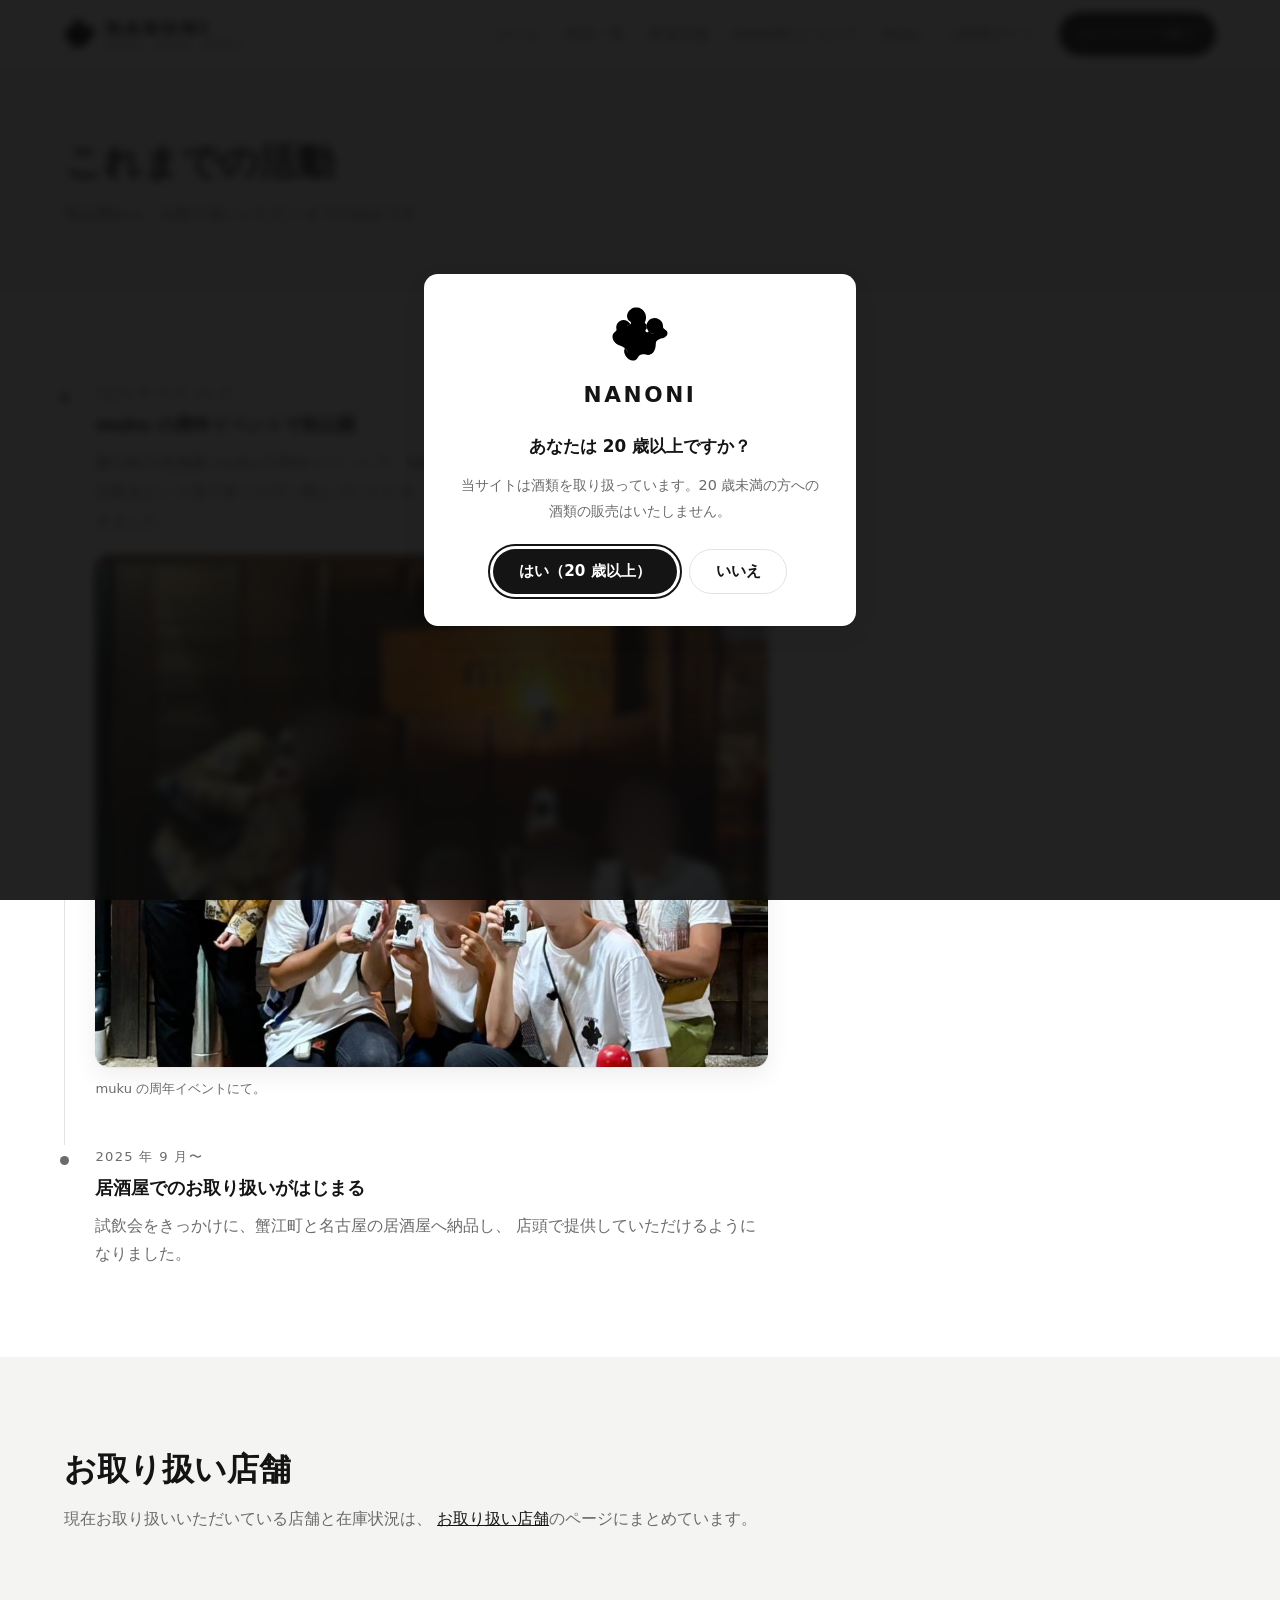
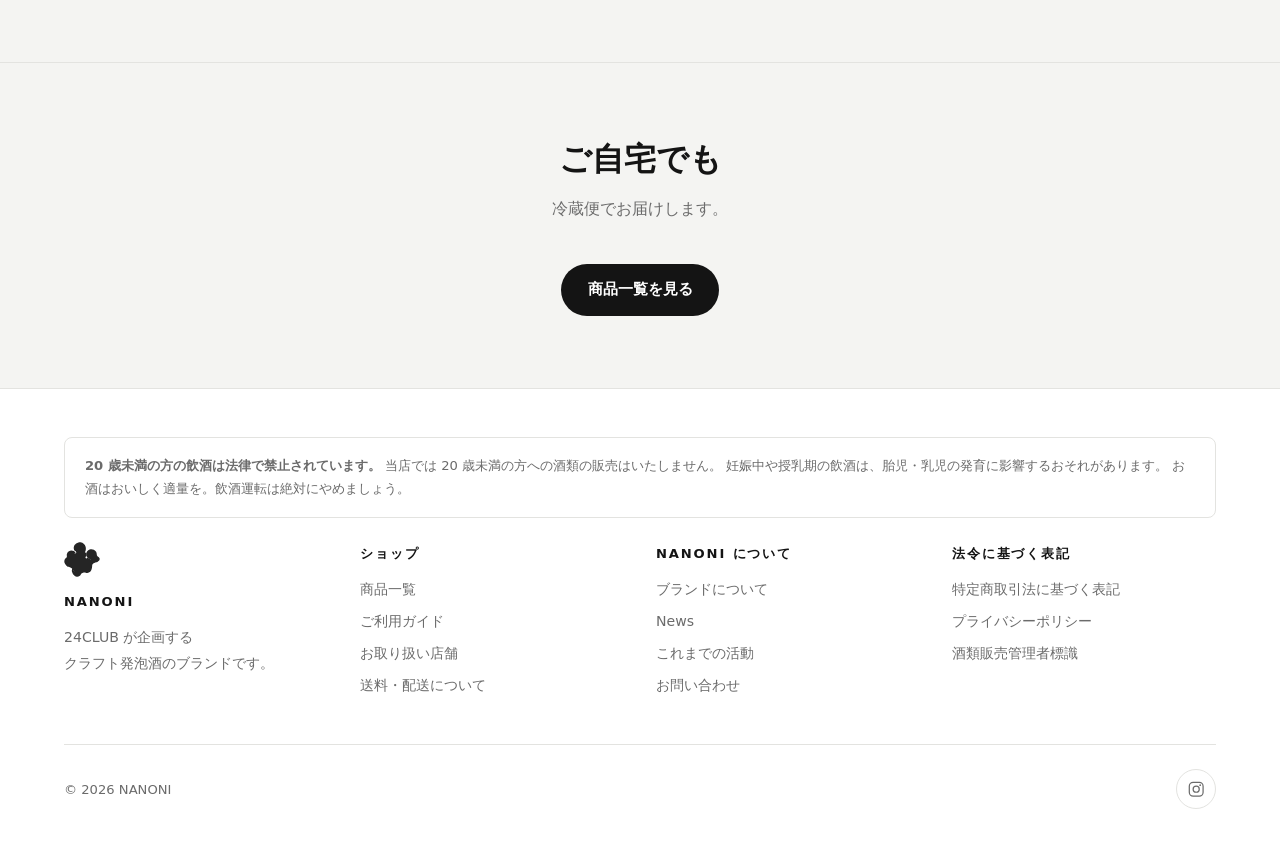
<file: activity.html>
<!DOCTYPE html>
<html lang="ja">
<head>
  <meta charset="UTF-8">
  <meta name="viewport" content="width=device-width, initial-scale=1">
  <title>これまでの活動｜NANONI</title>
  <meta name="description" content="NANONI -white- の初公開から、蟹江町・名古屋の居酒屋でのお取り扱いまで。これまでの歩みをご紹介します。">

  <meta property="og:title" content="これまでの活動｜NANONI">
  <meta property="og:description" content="2025 年 9 月の初公開から、居酒屋でのお取り扱いまでの歩み。">
  <meta property="og:type" content="website">
  <meta property="og:locale" content="ja_JP">

  <link rel="icon" type="image/svg+xml" href="assets/img/favicon.svg">
  <link rel="apple-touch-icon" href="assets/img/apple-touch-icon.png">
  <link rel="manifest" href="site.webmanifest">
  <meta name="apple-mobile-web-app-title" content="NANONI">
  <meta name="theme-color" content="#ffffff" media="(prefers-color-scheme: light)">
  <meta name="theme-color" content="#101010" media="(prefers-color-scheme: dark)">
  <link rel="stylesheet" href="assets/css/style.css">
</head>
<body>
  <a class="skip-link" href="#main">本文へスキップ</a>

  <div class="age-gate" id="age-gate" role="dialog" aria-modal="true" aria-labelledby="age-gate-title" hidden>
    <div class="age-gate-panel">
      <img class="brand-mark age-gate-mark" src="assets/img/brand-mark.svg" alt="" width="812" height="788">
      <p class="age-gate-brand">NANONI</p>
      <h2 class="age-gate-title" id="age-gate-title">あなたは 20 歳以上ですか？</h2>
      <p class="age-gate-note">
        当サイトは酒類を取り扱っています。20 歳未満の方への酒類の販売はいたしません。
      </p>
      <div class="age-gate-actions">
        <button class="btn btn-primary" type="button" id="age-gate-yes">はい（20 歳以上）</button>
        <button class="btn btn-ghost" type="button" id="age-gate-no">いいえ</button>
      </div>
      <p class="age-gate-denied" id="age-gate-denied" hidden>
        20 歳未満の方はご利用いただけません。ブラウザを閉じてください。
      </p>
    </div>
  </div>

  <header class="site-header">
    <div class="container header-inner">
      <a class="logo" href="index.html">
        <img class="brand-mark logo-icon" src="assets/img/brand-mark.svg" alt="" width="812" height="788">
        <span class="logo-text">
          <span class="logo-name">NANONI</span>
          <span class="logo-sub">KANIE, AICHI, JAPAN</span>
        </span>
      </a>

      <button class="nav-toggle" type="button" aria-expanded="false" aria-controls="site-nav" aria-label="メニューを開く">
        <span class="nav-toggle-bar"></span>
        <span class="nav-toggle-bar"></span>
        <span class="nav-toggle-bar"></span>
      </button>

      <nav id="site-nav" class="site-nav" aria-label="メインナビゲーション">
        <ul>
          <li><a href="index.html">ホーム</a></li>
          <li><a href="products.html">商品一覧</a></li>
          <li><a href="shops.html">取扱店舗</a></li>
          <li><a href="about.html">NANONI について</a></li>
          <li><a href="news.html">News</a></li>
          <li><a href="guide.html">ご利用ガイド</a></li>
          <li><a class="btn btn-primary btn-sm" href="products.html">オンラインで購入</a></li>
        </ul>
      </nav>
    </div>
  </header>

  <main id="main">
    <div class="page-head">
      <div class="container">
        <h1 class="page-title">これまでの活動</h1>
        <p class="section-lead">初公開から、お取り扱いいただくまでの歩みです。</p>
      </div>
    </div>

    <section class="section">
      <div class="container">
        <ol class="timeline">
          <li>
            <p class="timeline-date">2025 年 9 月 14 日</p>
            <h2 class="timeline-title">muku の周年イベントで初公開</h2>
            <p class="timeline-body">
              蟹江町の居酒屋 muku の周年イベントで、NANONI -white- をはじめてお披露目しました。
              試飲会という形で多くの方に飲んでいただき、
              「飲みやすい」「おいしい」との声をいただきました。
            </p>

            <figure class="timeline-figure">
              <img src="assets/img/event-muku.jpg" width="1000" height="761" loading="lazy"
                   alt="muku の店先で、NANONI -white- の缶を手にした参加者たちの集合写真。">
              <figcaption>muku の周年イベントにて。</figcaption>
            </figure>
          </li>
          <li>
            <p class="timeline-date">2025 年 9 月〜</p>
            <h2 class="timeline-title">居酒屋でのお取り扱いがはじまる</h2>
            <p class="timeline-body">
              試飲会をきっかけに、蟹江町と名古屋の居酒屋へ納品し、
              店頭で提供していただけるようになりました。
            </p>
          </li>
        </ol>
      </div>
    </section>

    <section class="section section-alt">
      <div class="container">
        <div class="section-head">
          <h2 class="section-title">お取り扱い店舗</h2>
          <p class="section-lead">
            現在お取り扱いいただいている店舗と在庫状況は、
            <a href="shops.html">お取り扱い店舗</a>のページにまとめています。
          </p>
        </div>
      </div>
    </section>

    <section class="cta">
      <div class="container">
        <div class="section-head">
          <h2 class="section-title">ご自宅でも</h2>
          <p class="section-lead">冷蔵便でお届けします。</p>
        </div>
        <a class="btn btn-primary" href="products.html">商品一覧を見る</a>
      </div>
    </section>
  </main>

  <footer class="site-footer">
    <div class="container">
      <div class="footer-warning">
        <strong>20 歳未満の方の飲酒は法律で禁止されています。</strong>
        当店では 20 歳未満の方への酒類の販売はいたしません。
        妊娠中や授乳期の飲酒は、胎児・乳児の発育に影響するおそれがあります。
        お酒はおいしく適量を。飲酒運転は絶対にやめましょう。
      </div>

      <div class="footer-grid">
        <div>
          <img class="brand-mark footer-mark" src="assets/img/brand-mark.svg" alt="" width="812" height="788">
          <p class="footer-heading">NANONI</p>
          <p style="margin:0">
            24CLUB が企画する<br>クラフト発泡酒のブランドです。
          </p>
        </div>
        <div>
          <p class="footer-heading">ショップ</p>
          <ul class="footer-list">
            <li><a href="products.html">商品一覧</a></li>
            <li><a href="guide.html">ご利用ガイド</a></li>
            <li><a href="shops.html">お取り扱い店舗</a></li>
            <li><a href="guide.html#shipping">送料・配送について</a></li>
          </ul>
        </div>
        <div>
          <p class="footer-heading">NANONI について</p>
          <ul class="footer-list">
            <li><a href="about.html">ブランドについて</a></li>
            <li><a href="news.html">News</a></li>
            <li><a href="activity.html">これまでの活動</a></li>
            <li><a href="guide.html#contact">お問い合わせ</a></li>
          </ul>
        </div>
        <div>
          <p class="footer-heading">法令に基づく表記</p>
          <ul class="footer-list">
            <li><a href="legal.html">特定商取引法に基づく表記</a></li>
            <li><a href="legal.html#privacy">プライバシーポリシー</a></li>
            <li><a href="legal.html#license">酒類販売管理者標識</a></li>
          </ul>
        </div>
      </div>

      <div class="footer-bottom">
        <p>&copy; <span id="year">2026</span> NANONI</p>
        <p>
          <a class="icon-link" href="https://www.instagram.com/nanoni_kanie" target="_blank" rel="noopener noreferrer"
             aria-label="NANONI の Instagram（@nanoni_kanie）を開く"><svg viewBox="0 0 24 24" fill="none" stroke="currentColor" stroke-width="1.6" stroke-linecap="round" stroke-linejoin="round" aria-hidden="true" focusable="false"><rect x="3" y="3" width="18" height="18" rx="5"/><circle cx="12" cy="12" r="4"/><circle cx="17.2" cy="6.8" r="1.15" fill="currentColor" stroke="none"/></svg></a>
        </p>
      </div>
    </div>
  </footer>

  <script src="assets/js/main.js"></script>
</body>
</html>
</file>
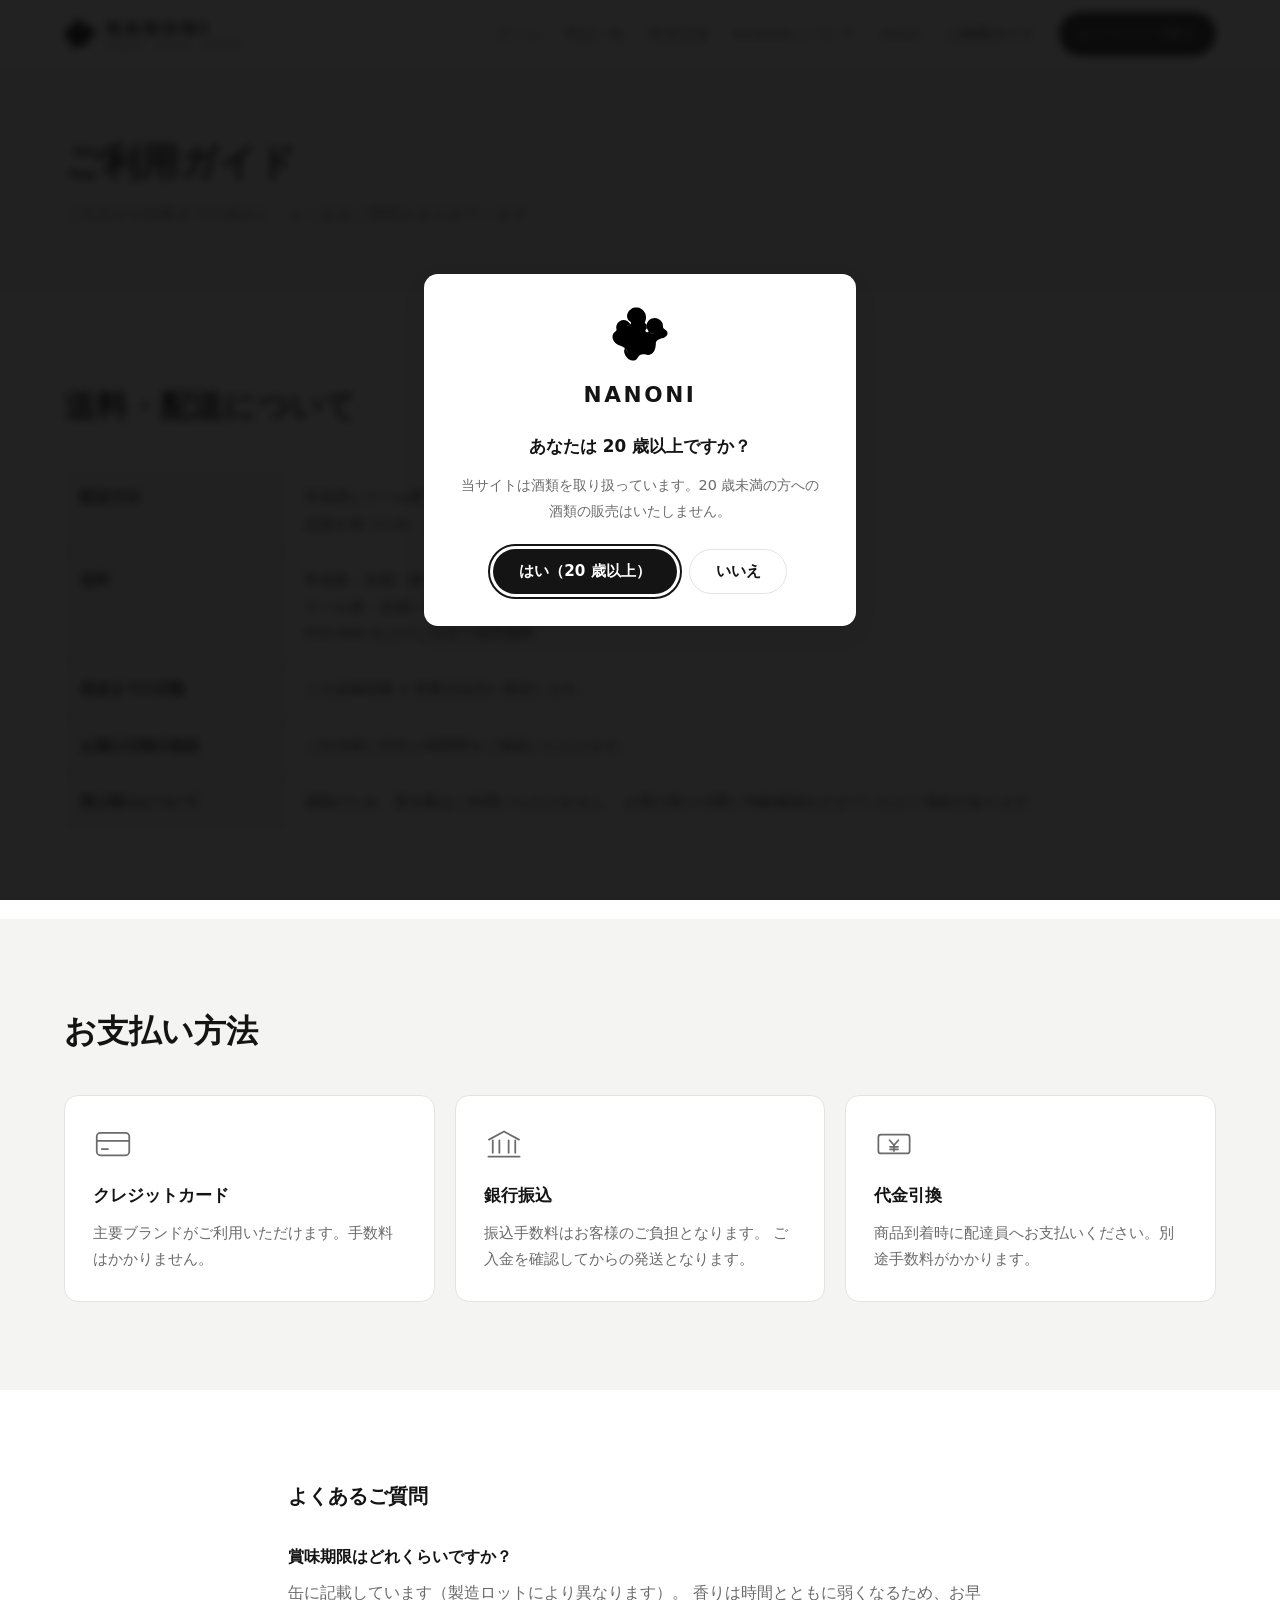
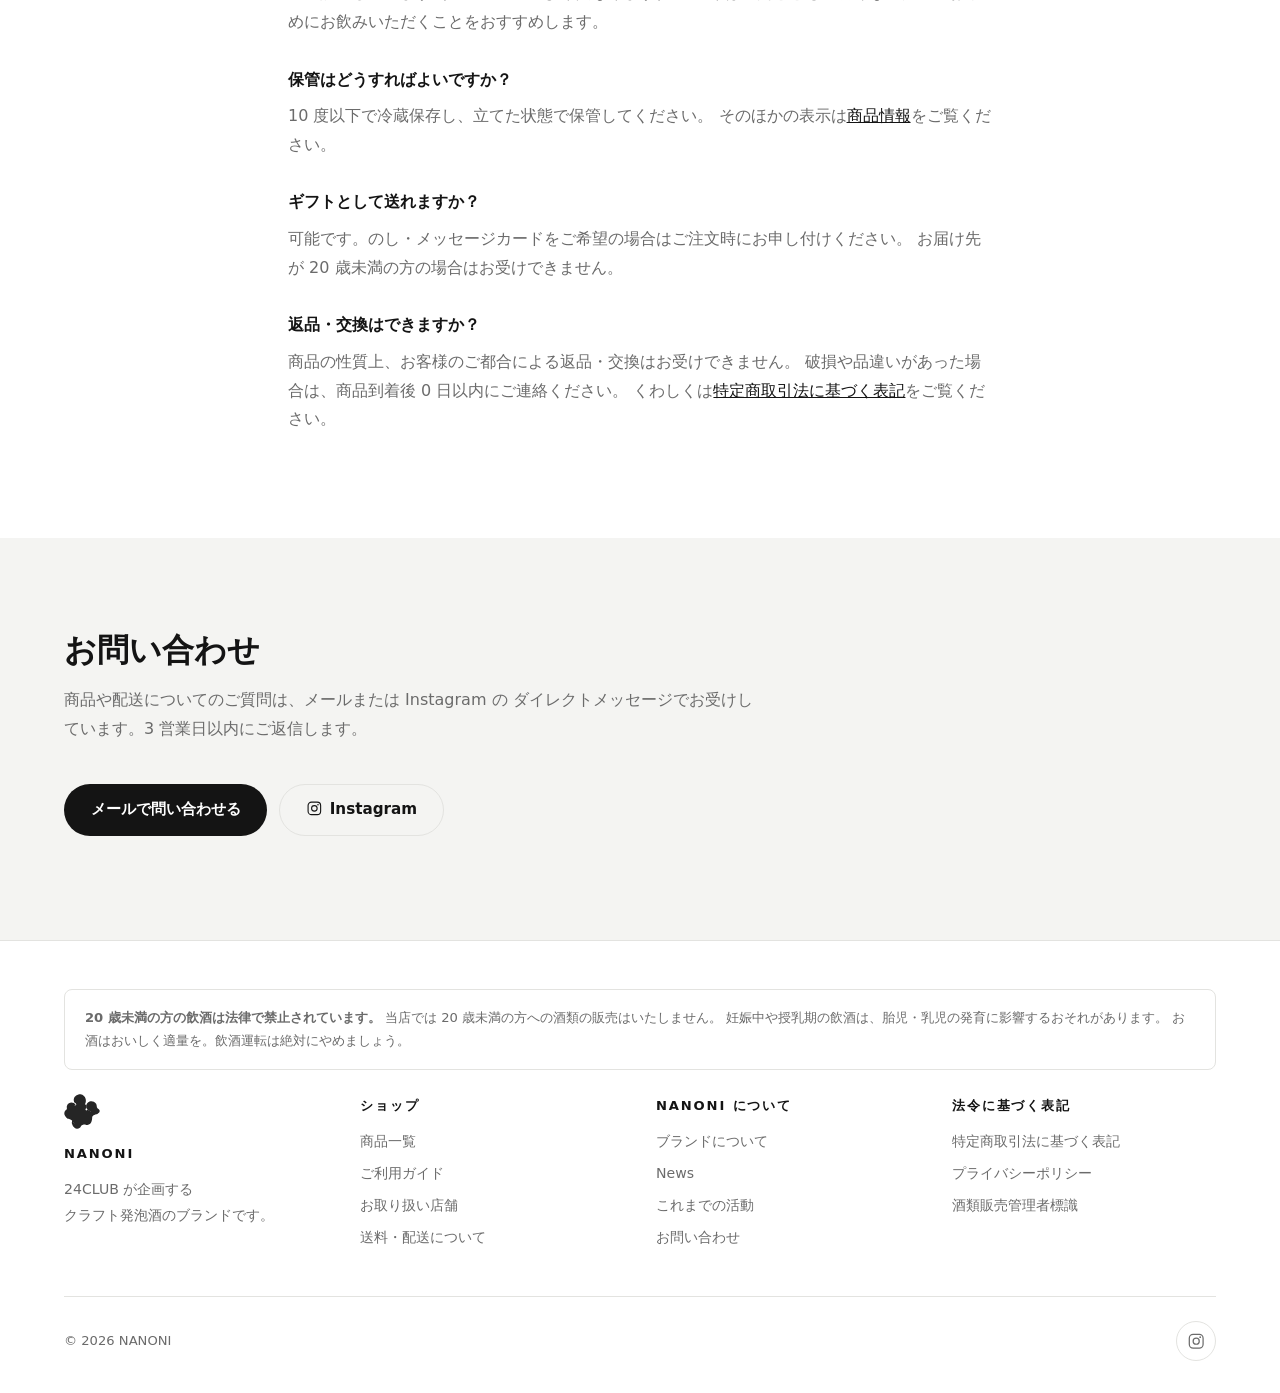
<file: guide.html>
<!DOCTYPE html>
<html lang="ja">
<head>
  <meta charset="UTF-8">
  <meta name="viewport" content="width=device-width, initial-scale=1">
  <title>ご利用ガイド｜NANONI</title>
  <meta name="description" content="NANONI オンラインストアの送料・配送・お支払い方法・お問い合わせについてご案内します。">

  <meta property="og:title" content="ご利用ガイド｜NANONI">
  <meta property="og:description" content="送料・配送・お支払い方法・お問い合わせについて。">
  <meta property="og:type" content="website">
  <meta property="og:locale" content="ja_JP">

  <link rel="icon" type="image/svg+xml" href="assets/img/favicon.svg">
  <link rel="apple-touch-icon" href="assets/img/apple-touch-icon.png">
  <link rel="manifest" href="site.webmanifest">
  <meta name="apple-mobile-web-app-title" content="NANONI">
  <meta name="theme-color" content="#ffffff" media="(prefers-color-scheme: light)">
  <meta name="theme-color" content="#101010" media="(prefers-color-scheme: dark)">
  <link rel="stylesheet" href="assets/css/style.css">
</head>
<body>
  <a class="skip-link" href="#main">本文へスキップ</a>

  <div class="age-gate" id="age-gate" role="dialog" aria-modal="true" aria-labelledby="age-gate-title" hidden>
    <div class="age-gate-panel">
      <img class="brand-mark age-gate-mark" src="assets/img/brand-mark.svg" alt="" width="812" height="788">
      <p class="age-gate-brand">NANONI</p>
      <h2 class="age-gate-title" id="age-gate-title">あなたは 20 歳以上ですか？</h2>
      <p class="age-gate-note">
        当サイトは酒類を取り扱っています。20 歳未満の方への酒類の販売はいたしません。
      </p>
      <div class="age-gate-actions">
        <button class="btn btn-primary" type="button" id="age-gate-yes">はい（20 歳以上）</button>
        <button class="btn btn-ghost" type="button" id="age-gate-no">いいえ</button>
      </div>
      <p class="age-gate-denied" id="age-gate-denied" hidden>
        20 歳未満の方はご利用いただけません。ブラウザを閉じてください。
      </p>
    </div>
  </div>

  <header class="site-header">
    <div class="container header-inner">
      <a class="logo" href="index.html">
        <img class="brand-mark logo-icon" src="assets/img/brand-mark.svg" alt="" width="812" height="788">
        <span class="logo-text">
          <span class="logo-name">NANONI</span>
          <span class="logo-sub">KANIE, AICHI, JAPAN</span>
        </span>
      </a>

      <button class="nav-toggle" type="button" aria-expanded="false" aria-controls="site-nav" aria-label="メニューを開く">
        <span class="nav-toggle-bar"></span>
        <span class="nav-toggle-bar"></span>
        <span class="nav-toggle-bar"></span>
      </button>

      <nav id="site-nav" class="site-nav" aria-label="メインナビゲーション">
        <ul>
          <li><a href="index.html">ホーム</a></li>
          <li><a href="products.html">商品一覧</a></li>
          <li><a href="shops.html">取扱店舗</a></li>
          <li><a href="about.html">NANONI について</a></li>
          <li><a href="news.html">News</a></li>
          <li><a href="guide.html" aria-current="page">ご利用ガイド</a></li>
          <li><a class="btn btn-primary btn-sm" href="products.html">オンラインで購入</a></li>
        </ul>
      </nav>
    </div>
  </header>

  <main id="main">
    <div class="page-head">
      <div class="container">
        <h1 class="page-title">ご利用ガイド</h1>
        <p class="section-lead">
          ご注文から到着までの流れと、よくあるご質問をまとめています。
        </p>
      </div>
    </div>

    <section class="section" id="shipping">
      <div class="container">
        <div class="section-head">
          <h2 class="section-title">送料・配送について</h2>
        </div>

        <div class="table-wrap">
          <table class="info">
            <tbody>
              <tr>
                <th scope="row">配送方法</th>
                <td>
                  常温便とクール便（冷蔵）からお選びいただけます。<br>
                  品質を保つため、クール便でのお届けをおすすめします。
                </td>
              </tr>
              <tr>
                <th scope="row">送料</th>
                <td>
                  常温便：全国一律 ¥800<br>
                  クール便：全国一律 ¥1,100<br>
                  ¥10,000 以上のご注文で送料無料
                </td>
              </tr>
              <tr>
                <th scope="row">発送までの日数</th>
                <td>ご入金確認後 3 営業日以内に発送します。</td>
              </tr>
              <tr>
                <th scope="row">お届け日時の指定</th>
                <td>ご注文時に日付と時間帯をご指定いただけます。</td>
              </tr>
              <tr>
                <th scope="row">受け取りについて</th>
                <td>
                  酒類のため、置き配はご利用いただけません。
                  お受け取りの際に年齢確認をさせていただく場合があります。
                </td>
              </tr>
            </tbody>
          </table>
        </div>
      </div>
    </section>

    <section class="section section-alt" id="payment">
      <div class="container">
        <div class="section-head">
          <h2 class="section-title">お支払い方法</h2>
        </div>

        <ul class="card-grid">
          <li class="card">
            <svg class="card-icon" viewBox="0 0 32 32" fill="none" stroke="currentColor" stroke-width="1.4" stroke-linecap="round" stroke-linejoin="round" aria-hidden="true" focusable="false"><rect x="3" y="7" width="26" height="18" rx="3"/><path d="M3 13.5h26"/><path d="M7 20h5"/></svg>
            <h3 class="card-title">クレジットカード</h3>
            <p class="card-body">主要ブランドがご利用いただけます。手数料はかかりません。</p>
          </li>
          <li class="card">
            <svg class="card-icon" viewBox="0 0 32 32" fill="none" stroke="currentColor" stroke-width="1.4" stroke-linecap="round" stroke-linejoin="round" aria-hidden="true" focusable="false"><path d="M4 12.5 16 6l12 6.5"/><path d="M7 13v10M12.3 13v10M19.7 13v10M25 13v10"/><path d="M3.5 26h25"/></svg>
            <h3 class="card-title">銀行振込</h3>
            <p class="card-body">
              振込手数料はお客様のご負担となります。
              ご入金を確認してからの発送となります。
            </p>
          </li>
          <li class="card">
            <svg class="card-icon" viewBox="0 0 32 32" fill="none" stroke="currentColor" stroke-width="1.4" stroke-linecap="round" stroke-linejoin="round" aria-hidden="true" focusable="false"><rect x="3.5" y="8.5" width="25" height="15" rx="2"/><path d="M12.5 13l3.5 4 3.5-4"/><path d="M16 17v4.5"/><path d="M12.8 18.2h6.4M12.8 20.2h6.4"/></svg>
            <h3 class="card-title">代金引換</h3>
            <p class="card-body">
              商品到着時に配達員へお支払いください。別途手数料がかかります。
            </p>
          </li>
        </ul>
      </div>
    </section>

    <section class="section" id="faq">
      <div class="container prose">
        <h2>よくあるご質問</h2>

        <h3>賞味期限はどれくらいですか？</h3>
        <p>
          缶に記載しています（製造ロットにより異なります）。
          香りは時間とともに弱くなるため、お早めにお飲みいただくことをおすすめします。
        </p>

        <h3>保管はどうすればよいですか？</h3>
        <p>
          10 度以下で冷蔵保存し、立てた状態で保管してください。
          そのほかの表示は<a href="products.html#spec">商品情報</a>をご覧ください。
        </p>

        <h3>ギフトとして送れますか？</h3>
        <p>
          可能です。のし・メッセージカードをご希望の場合はご注文時にお申し付けください。
          お届け先が 20 歳未満の方の場合はお受けできません。
        </p>

        <h3>返品・交換はできますか？</h3>
        <p>
          商品の性質上、お客様のご都合による返品・交換はお受けできません。
          破損や品違いがあった場合は、商品到着後 0 日以内にご連絡ください。
          くわしくは<a href="legal.html">特定商取引法に基づく表記</a>をご覧ください。
        </p>
      </div>
    </section>

    <section class="section section-alt" id="contact">
      <div class="container">
        <div class="section-head">
          <h2 class="section-title">お問い合わせ</h2>
          <p class="section-lead">
            商品や配送についてのご質問は、メールまたは Instagram の
            ダイレクトメッセージでお受けしています。3 営業日以内にご返信します。
          </p>
        </div>
        <p class="hero-actions">
          <a class="btn btn-primary" href="mailto:kaniecraftbeer@gmail.com">メールで問い合わせる</a>
          <a class="btn btn-ghost" href="https://www.instagram.com/nanoni_kanie" target="_blank" rel="noopener noreferrer"><svg viewBox="0 0 24 24" fill="none" stroke="currentColor" stroke-width="1.6" stroke-linecap="round" stroke-linejoin="round" aria-hidden="true" focusable="false"><rect x="3" y="3" width="18" height="18" rx="5"/><circle cx="12" cy="12" r="4"/><circle cx="17.2" cy="6.8" r="1.15" fill="currentColor" stroke="none"/></svg>Instagram</a>
        </p>
      </div>
    </section>
  </main>

  <footer class="site-footer">
    <div class="container">
      <div class="footer-warning">
        <strong>20 歳未満の方の飲酒は法律で禁止されています。</strong>
        当店では 20 歳未満の方への酒類の販売はいたしません。
        妊娠中や授乳期の飲酒は、胎児・乳児の発育に影響するおそれがあります。
        お酒はおいしく適量を。飲酒運転は絶対にやめましょう。
      </div>

      <div class="footer-grid">
        <div>
          <img class="brand-mark footer-mark" src="assets/img/brand-mark.svg" alt="" width="812" height="788">
          <p class="footer-heading">NANONI</p>
          <p style="margin:0">
            24CLUB が企画する<br>クラフト発泡酒のブランドです。
          </p>
        </div>
        <div>
          <p class="footer-heading">ショップ</p>
          <ul class="footer-list">
            <li><a href="products.html">商品一覧</a></li>
            <li><a href="guide.html">ご利用ガイド</a></li>
            <li><a href="shops.html">お取り扱い店舗</a></li>
            <li><a href="guide.html#shipping">送料・配送について</a></li>
          </ul>
        </div>
        <div>
          <p class="footer-heading">NANONI について</p>
          <ul class="footer-list">
            <li><a href="about.html">ブランドについて</a></li>
            <li><a href="news.html">News</a></li>
            <li><a href="activity.html">これまでの活動</a></li>
            <li><a href="guide.html#contact">お問い合わせ</a></li>
          </ul>
        </div>
        <div>
          <p class="footer-heading">法令に基づく表記</p>
          <ul class="footer-list">
            <li><a href="legal.html">特定商取引法に基づく表記</a></li>
            <li><a href="legal.html#privacy">プライバシーポリシー</a></li>
            <li><a href="legal.html#license">酒類販売管理者標識</a></li>
          </ul>
        </div>
      </div>

      <div class="footer-bottom">
        <p>&copy; <span id="year">2026</span> NANONI</p>
        <p>
          <a class="icon-link" href="https://www.instagram.com/nanoni_kanie" target="_blank" rel="noopener noreferrer"
             aria-label="NANONI の Instagram（@nanoni_kanie）を開く"><svg viewBox="0 0 24 24" fill="none" stroke="currentColor" stroke-width="1.6" stroke-linecap="round" stroke-linejoin="round" aria-hidden="true" focusable="false"><rect x="3" y="3" width="18" height="18" rx="5"/><circle cx="12" cy="12" r="4"/><circle cx="17.2" cy="6.8" r="1.15" fill="currentColor" stroke="none"/></svg></a>
        </p>
      </div>
    </div>
  </footer>

  <script src="assets/js/main.js"></script>
</body>
</html>
</file>
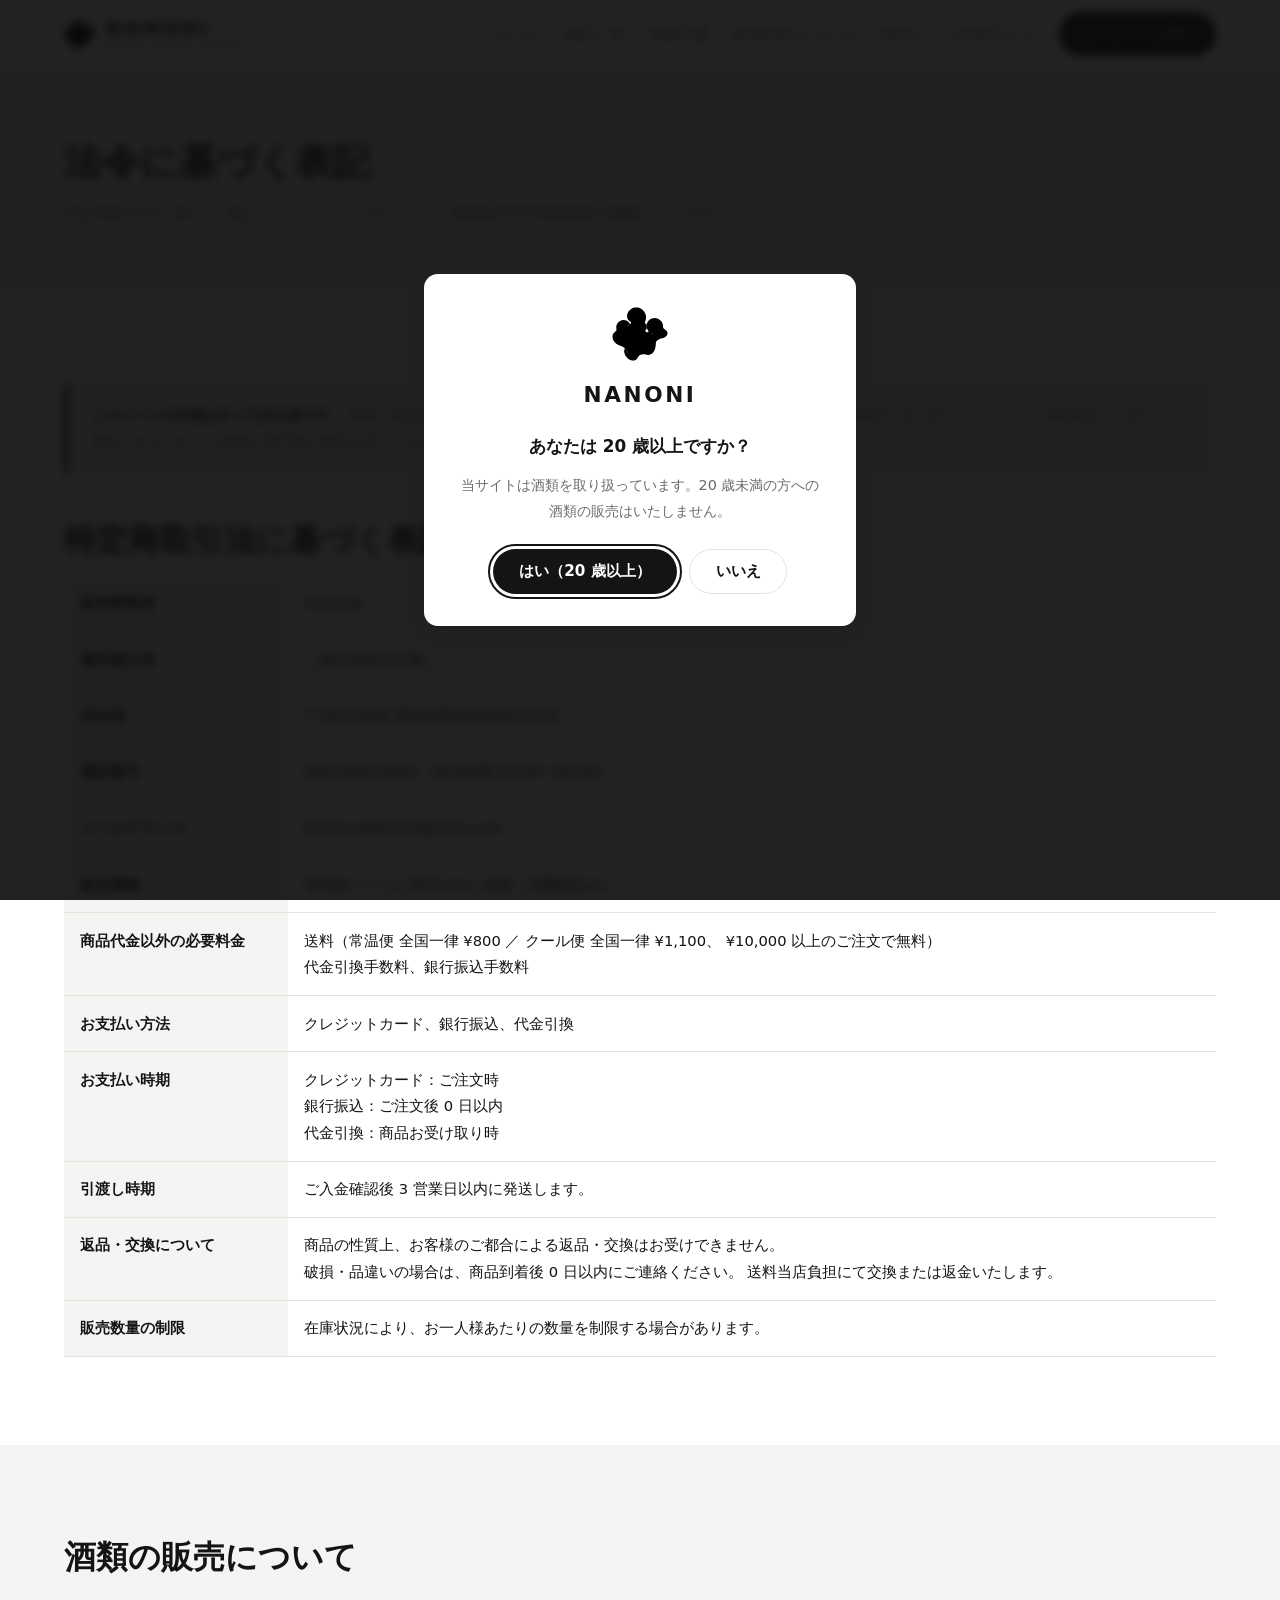
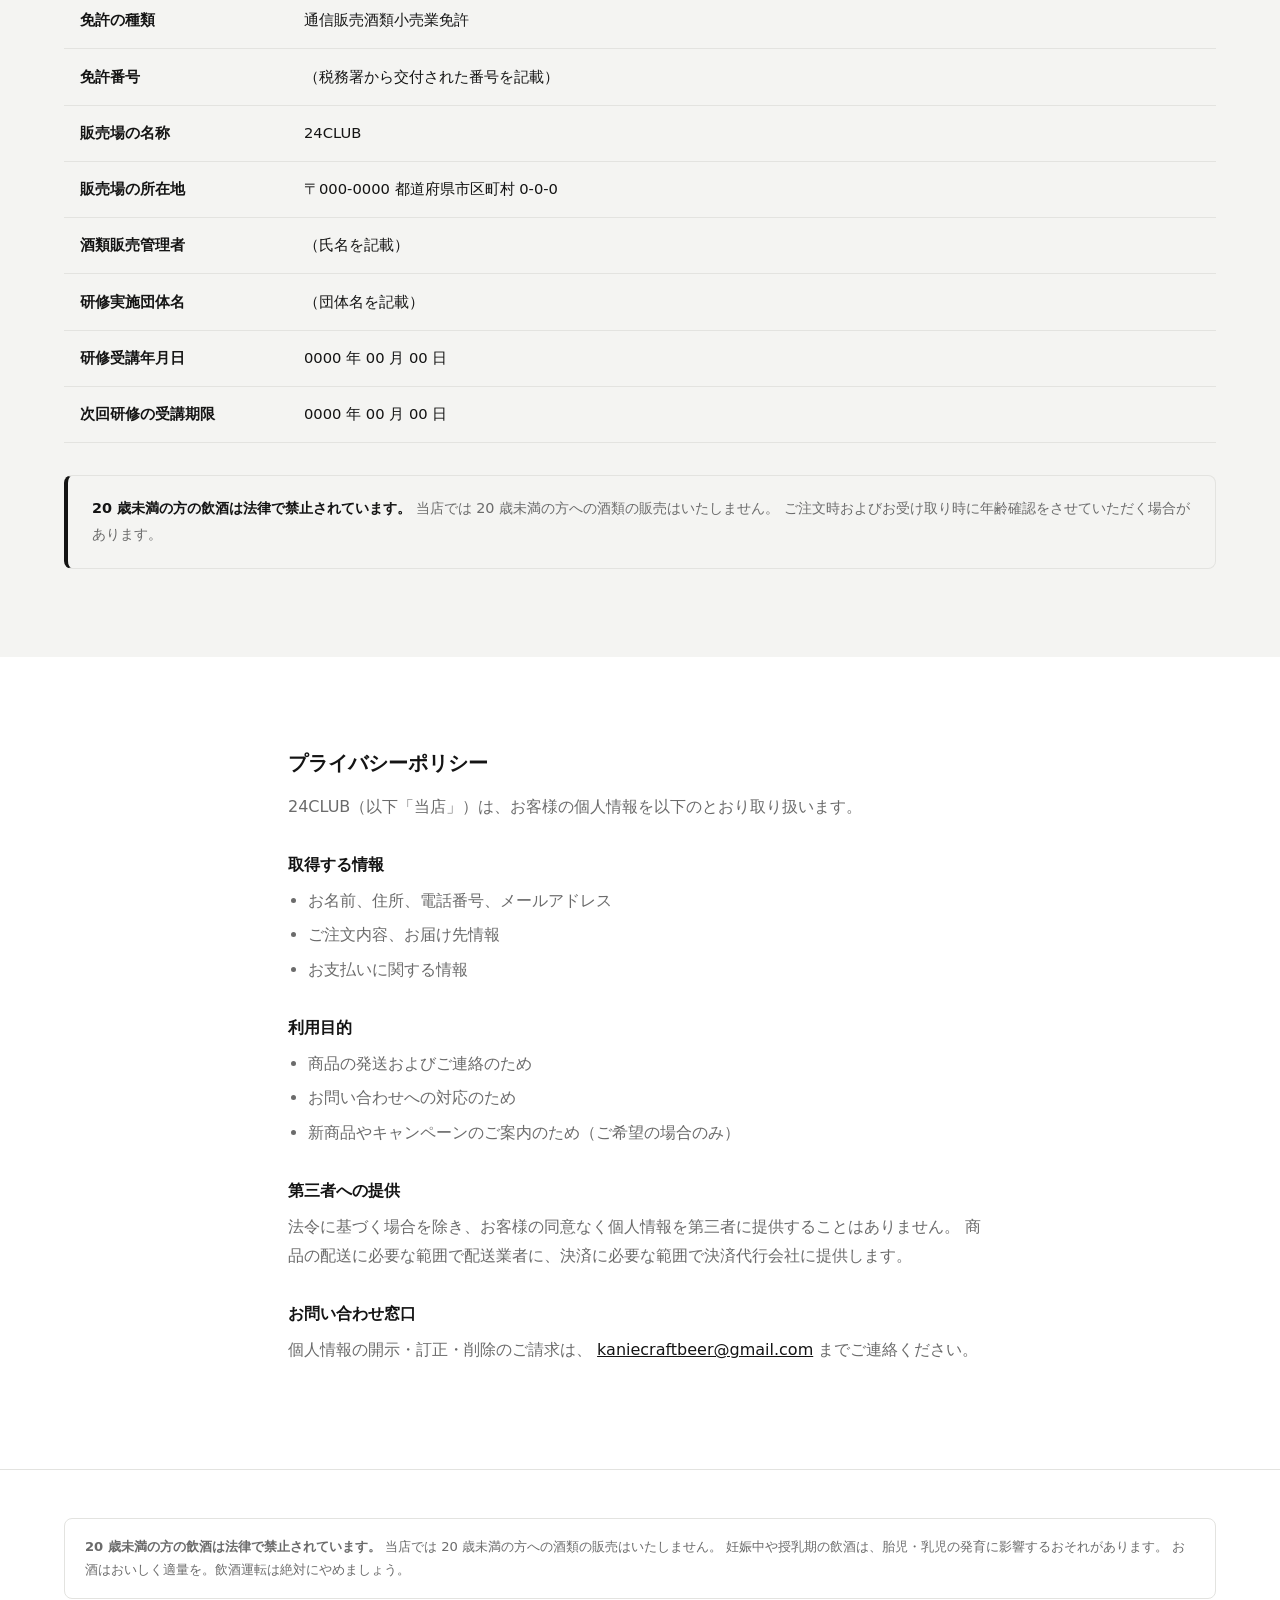
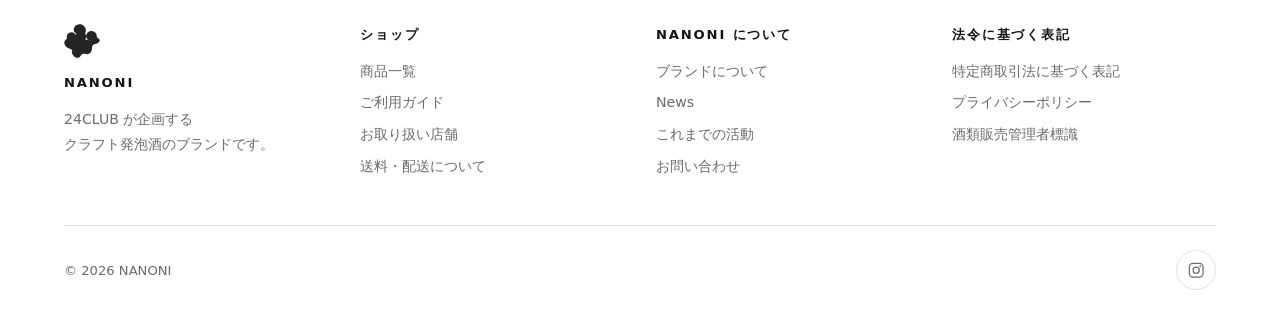
<file: legal.html>
<!DOCTYPE html>
<html lang="ja">
<head>
  <meta charset="UTF-8">
  <meta name="viewport" content="width=device-width, initial-scale=1">
  <title>特定商取引法に基づく表記｜NANONI</title>
  <meta name="description" content="NANONI オンラインストアの特定商取引法に基づく表記、プライバシーポリシー、酒類販売管理者標識。">
  <meta name="robots" content="noindex">

  <link rel="icon" type="image/svg+xml" href="assets/img/favicon.svg">
  <link rel="apple-touch-icon" href="assets/img/apple-touch-icon.png">
  <link rel="manifest" href="site.webmanifest">
  <meta name="apple-mobile-web-app-title" content="NANONI">
  <meta name="theme-color" content="#ffffff" media="(prefers-color-scheme: light)">
  <meta name="theme-color" content="#101010" media="(prefers-color-scheme: dark)">
  <link rel="stylesheet" href="assets/css/style.css">
</head>
<body>
  <a class="skip-link" href="#main">本文へスキップ</a>

  <div class="age-gate" id="age-gate" role="dialog" aria-modal="true" aria-labelledby="age-gate-title" hidden>
    <div class="age-gate-panel">
      <img class="brand-mark age-gate-mark" src="assets/img/brand-mark.svg" alt="" width="812" height="788">
      <p class="age-gate-brand">NANONI</p>
      <h2 class="age-gate-title" id="age-gate-title">あなたは 20 歳以上ですか？</h2>
      <p class="age-gate-note">
        当サイトは酒類を取り扱っています。20 歳未満の方への酒類の販売はいたしません。
      </p>
      <div class="age-gate-actions">
        <button class="btn btn-primary" type="button" id="age-gate-yes">はい（20 歳以上）</button>
        <button class="btn btn-ghost" type="button" id="age-gate-no">いいえ</button>
      </div>
      <p class="age-gate-denied" id="age-gate-denied" hidden>
        20 歳未満の方はご利用いただけません。ブラウザを閉じてください。
      </p>
    </div>
  </div>

  <header class="site-header">
    <div class="container header-inner">
      <a class="logo" href="index.html">
        <img class="brand-mark logo-icon" src="assets/img/brand-mark.svg" alt="" width="812" height="788">
        <span class="logo-text">
          <span class="logo-name">NANONI</span>
          <span class="logo-sub">KANIE, AICHI, JAPAN</span>
        </span>
      </a>

      <button class="nav-toggle" type="button" aria-expanded="false" aria-controls="site-nav" aria-label="メニューを開く">
        <span class="nav-toggle-bar"></span>
        <span class="nav-toggle-bar"></span>
        <span class="nav-toggle-bar"></span>
      </button>

      <nav id="site-nav" class="site-nav" aria-label="メインナビゲーション">
        <ul>
          <li><a href="index.html">ホーム</a></li>
          <li><a href="products.html">商品一覧</a></li>
          <li><a href="shops.html">取扱店舗</a></li>
          <li><a href="about.html">NANONI について</a></li>
          <li><a href="news.html">News</a></li>
          <li><a href="guide.html">ご利用ガイド</a></li>
          <li><a class="btn btn-primary btn-sm" href="products.html">オンラインで購入</a></li>
        </ul>
      </nav>
    </div>
  </header>

  <main id="main">
    <div class="page-head">
      <div class="container">
        <h1 class="page-title">法令に基づく表記</h1>
        <p class="section-lead">
          特定商取引法に基づく表記、プライバシーポリシー、酒類販売管理者標識を掲載しています。
        </p>
      </div>
    </div>

    <section class="section">
      <div class="container">
        <div class="notice" style="margin-bottom:2.5rem">
          <p>
            <strong>このページの内容はすべて記入例です。</strong>
            実際に販売を開始する前に、事業者情報・免許番号・返品条件などを
            必ず実際の内容に差し替えてください。記載内容には法令上の要件があるため、
            公開前に専門家の確認を受けることをおすすめします。
          </p>
        </div>

        <h2 class="section-title" id="tokushoho">特定商取引法に基づく表記</h2>

        <div class="table-wrap">
          <table class="info">
            <tbody>
              <tr>
                <th scope="row">販売事業者</th>
                <td>24CLUB</td>
              </tr>
              <tr>
                <th scope="row">運営責任者</th>
                <td>（責任者名を記載）</td>
              </tr>
              <tr>
                <th scope="row">所在地</th>
                <td>〒000-0000 都道府県市区町村 0-0-0</td>
              </tr>
              <tr>
                <th scope="row">電話番号</th>
                <td>000-0000-0000（受付時間 00:00〜00:00）</td>
              </tr>
              <tr>
                <th scope="row">メールアドレス</th>
                <td>kaniecraftbeer@gmail.com</td>
              </tr>
              <tr>
                <th scope="row">販売価格</th>
                <td>各商品ページに表示された金額（消費税込み）</td>
              </tr>
              <tr>
                <th scope="row">商品代金以外の必要料金</th>
                <td>
                  送料（常温便 全国一律 ¥800 ／ クール便 全国一律 ¥1,100、
                  ¥10,000 以上のご注文で無料）<br>
                  代金引換手数料、銀行振込手数料
                </td>
              </tr>
              <tr>
                <th scope="row">お支払い方法</th>
                <td>クレジットカード、銀行振込、代金引換</td>
              </tr>
              <tr>
                <th scope="row">お支払い時期</th>
                <td>
                  クレジットカード：ご注文時<br>
                  銀行振込：ご注文後 0 日以内<br>
                  代金引換：商品お受け取り時
                </td>
              </tr>
              <tr>
                <th scope="row">引渡し時期</th>
                <td>ご入金確認後 3 営業日以内に発送します。</td>
              </tr>
              <tr>
                <th scope="row">返品・交換について</th>
                <td>
                  商品の性質上、お客様のご都合による返品・交換はお受けできません。<br>
                  破損・品違いの場合は、商品到着後 0 日以内にご連絡ください。
                  送料当店負担にて交換または返金いたします。
                </td>
              </tr>
              <tr>
                <th scope="row">販売数量の制限</th>
                <td>在庫状況により、お一人様あたりの数量を制限する場合があります。</td>
              </tr>
            </tbody>
          </table>
        </div>
      </div>
    </section>

    <section class="section section-alt" id="license">
      <div class="container">
        <h2 class="section-title">酒類の販売について</h2>

        <div class="table-wrap">
          <table class="info">
            <tbody>
              <tr>
                <th scope="row">免許の種類</th>
                <td>通信販売酒類小売業免許</td>
              </tr>
              <tr>
                <th scope="row">免許番号</th>
                <td>（税務署から交付された番号を記載）</td>
              </tr>
              <tr>
                <th scope="row">販売場の名称</th>
                <td>24CLUB</td>
              </tr>
              <tr>
                <th scope="row">販売場の所在地</th>
                <td>〒000-0000 都道府県市区町村 0-0-0</td>
              </tr>
              <tr>
                <th scope="row">酒類販売管理者</th>
                <td>（氏名を記載）</td>
              </tr>
              <tr>
                <th scope="row">研修実施団体名</th>
                <td>（団体名を記載）</td>
              </tr>
              <tr>
                <th scope="row">研修受講年月日</th>
                <td>0000 年 00 月 00 日</td>
              </tr>
              <tr>
                <th scope="row">次回研修の受講期限</th>
                <td>0000 年 00 月 00 日</td>
              </tr>
            </tbody>
          </table>
        </div>

        <div class="notice" style="margin-top:2rem">
          <p>
            <strong>20 歳未満の方の飲酒は法律で禁止されています。</strong>
            当店では 20 歳未満の方への酒類の販売はいたしません。
            ご注文時およびお受け取り時に年齢確認をさせていただく場合があります。
          </p>
        </div>
      </div>
    </section>

    <section class="section" id="privacy">
      <div class="container prose">
        <h2>プライバシーポリシー</h2>
        <p>
          24CLUB（以下「当店」）は、お客様の個人情報を以下のとおり取り扱います。
        </p>

        <h3>取得する情報</h3>
        <ul>
          <li>お名前、住所、電話番号、メールアドレス</li>
          <li>ご注文内容、お届け先情報</li>
          <li>お支払いに関する情報</li>
        </ul>

        <h3>利用目的</h3>
        <ul>
          <li>商品の発送およびご連絡のため</li>
          <li>お問い合わせへの対応のため</li>
          <li>新商品やキャンペーンのご案内のため（ご希望の場合のみ）</li>
        </ul>

        <h3>第三者への提供</h3>
        <p>
          法令に基づく場合を除き、お客様の同意なく個人情報を第三者に提供することはありません。
          商品の配送に必要な範囲で配送業者に、決済に必要な範囲で決済代行会社に提供します。
        </p>

        <h3>お問い合わせ窓口</h3>
        <p>
          個人情報の開示・訂正・削除のご請求は、
          <a href="mailto:kaniecraftbeer@gmail.com">kaniecraftbeer@gmail.com</a> までご連絡ください。
        </p>
      </div>
    </section>
  </main>

  <footer class="site-footer">
    <div class="container">
      <div class="footer-warning">
        <strong>20 歳未満の方の飲酒は法律で禁止されています。</strong>
        当店では 20 歳未満の方への酒類の販売はいたしません。
        妊娠中や授乳期の飲酒は、胎児・乳児の発育に影響するおそれがあります。
        お酒はおいしく適量を。飲酒運転は絶対にやめましょう。
      </div>

      <div class="footer-grid">
        <div>
          <img class="brand-mark footer-mark" src="assets/img/brand-mark.svg" alt="" width="812" height="788">
          <p class="footer-heading">NANONI</p>
          <p style="margin:0">
            24CLUB が企画する<br>クラフト発泡酒のブランドです。
          </p>
        </div>
        <div>
          <p class="footer-heading">ショップ</p>
          <ul class="footer-list">
            <li><a href="products.html">商品一覧</a></li>
            <li><a href="guide.html">ご利用ガイド</a></li>
            <li><a href="shops.html">お取り扱い店舗</a></li>
            <li><a href="guide.html#shipping">送料・配送について</a></li>
          </ul>
        </div>
        <div>
          <p class="footer-heading">NANONI について</p>
          <ul class="footer-list">
            <li><a href="about.html">ブランドについて</a></li>
            <li><a href="news.html">News</a></li>
            <li><a href="activity.html">これまでの活動</a></li>
            <li><a href="guide.html#contact">お問い合わせ</a></li>
          </ul>
        </div>
        <div>
          <p class="footer-heading">法令に基づく表記</p>
          <ul class="footer-list">
            <li><a href="legal.html">特定商取引法に基づく表記</a></li>
            <li><a href="legal.html#privacy">プライバシーポリシー</a></li>
            <li><a href="legal.html#license">酒類販売管理者標識</a></li>
          </ul>
        </div>
      </div>

      <div class="footer-bottom">
        <p>&copy; <span id="year">2026</span> NANONI</p>
        <p>
          <a class="icon-link" href="https://www.instagram.com/nanoni_kanie" target="_blank" rel="noopener noreferrer"
             aria-label="NANONI の Instagram（@nanoni_kanie）を開く"><svg viewBox="0 0 24 24" fill="none" stroke="currentColor" stroke-width="1.6" stroke-linecap="round" stroke-linejoin="round" aria-hidden="true" focusable="false"><rect x="3" y="3" width="18" height="18" rx="5"/><circle cx="12" cy="12" r="4"/><circle cx="17.2" cy="6.8" r="1.15" fill="currentColor" stroke="none"/></svg></a>
        </p>
      </div>
    </div>
  </footer>

  <script src="assets/js/main.js"></script>
</body>
</html>
</file>
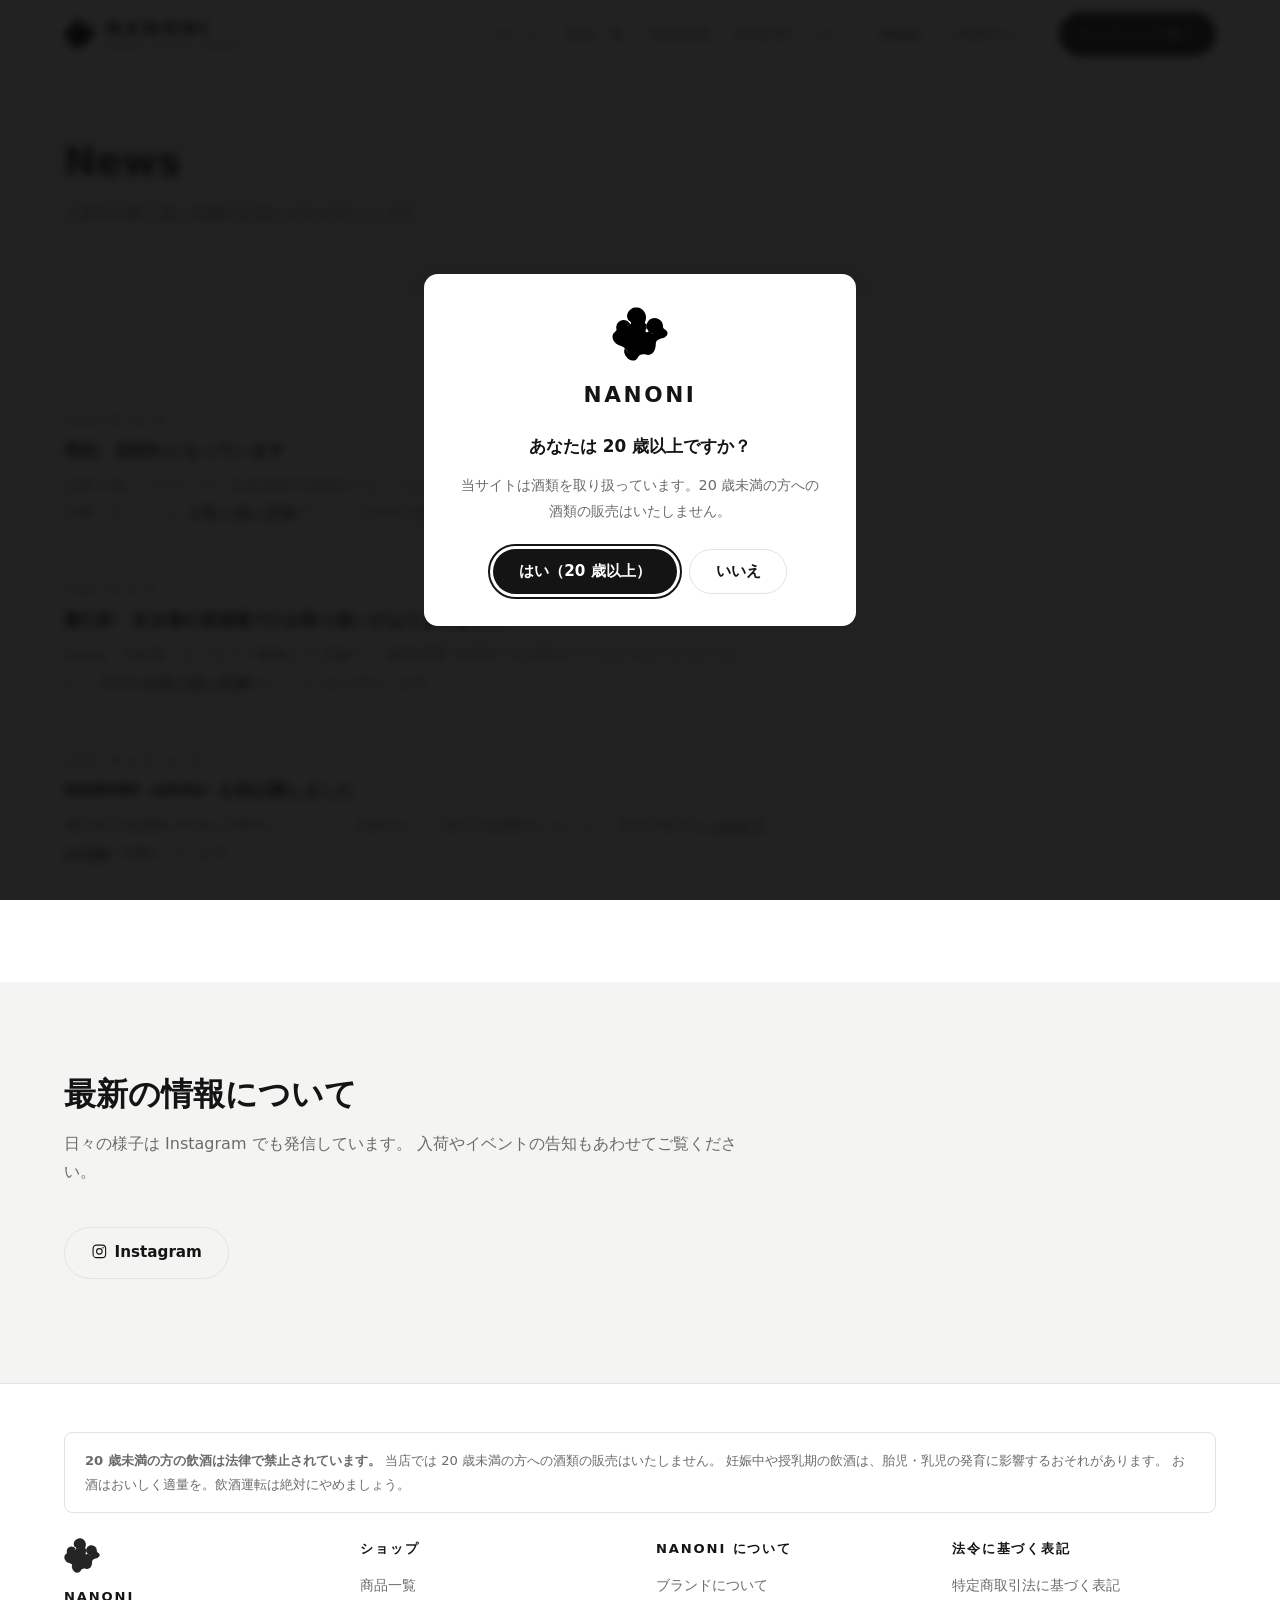
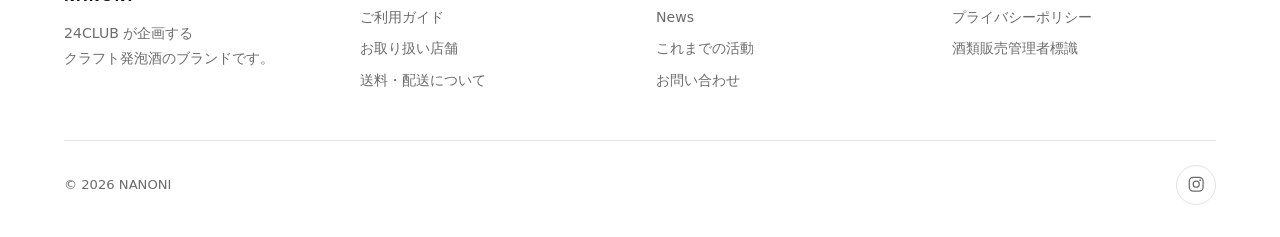
<file: news.html>
<!DOCTYPE html>
<html lang="ja">
<head>
  <meta charset="UTF-8">
  <meta name="viewport" content="width=device-width, initial-scale=1">
  <title>News｜NANONI</title>
  <meta name="description" content="NANONI からのお知らせ。入荷や取り扱い店舗の情報をこちらでお伝えします。">

  <meta property="og:title" content="News｜NANONI">
  <meta property="og:description" content="NANONI からのお知らせ。入荷や取り扱い店舗の情報。">
  <meta property="og:type" content="website">
  <meta property="og:locale" content="ja_JP">

  <link rel="icon" type="image/svg+xml" href="assets/img/favicon.svg">
  <link rel="apple-touch-icon" href="assets/img/apple-touch-icon.png">
  <link rel="manifest" href="site.webmanifest">
  <meta name="apple-mobile-web-app-title" content="NANONI">
  <meta name="theme-color" content="#ffffff" media="(prefers-color-scheme: light)">
  <meta name="theme-color" content="#101010" media="(prefers-color-scheme: dark)">
  <link rel="stylesheet" href="assets/css/style.css">
</head>
<body>
  <a class="skip-link" href="#main">本文へスキップ</a>

  <div class="age-gate" id="age-gate" role="dialog" aria-modal="true" aria-labelledby="age-gate-title" hidden>
    <div class="age-gate-panel">
      <img class="brand-mark age-gate-mark" src="assets/img/brand-mark.svg" alt="" width="812" height="788">
      <p class="age-gate-brand">NANONI</p>
      <h2 class="age-gate-title" id="age-gate-title">あなたは 20 歳以上ですか？</h2>
      <p class="age-gate-note">
        当サイトは酒類を取り扱っています。20 歳未満の方への酒類の販売はいたしません。
      </p>
      <div class="age-gate-actions">
        <button class="btn btn-primary" type="button" id="age-gate-yes">はい（20 歳以上）</button>
        <button class="btn btn-ghost" type="button" id="age-gate-no">いいえ</button>
      </div>
      <p class="age-gate-denied" id="age-gate-denied" hidden>
        20 歳未満の方はご利用いただけません。ブラウザを閉じてください。
      </p>
    </div>
  </div>

  <header class="site-header">
    <div class="container header-inner">
      <a class="logo" href="index.html">
        <img class="brand-mark logo-icon" src="assets/img/brand-mark.svg" alt="" width="812" height="788">
        <span class="logo-text">
          <span class="logo-name">NANONI</span>
          <span class="logo-sub">KANIE, AICHI, JAPAN</span>
        </span>
      </a>

      <button class="nav-toggle" type="button" aria-expanded="false" aria-controls="site-nav" aria-label="メニューを開く">
        <span class="nav-toggle-bar"></span>
        <span class="nav-toggle-bar"></span>
        <span class="nav-toggle-bar"></span>
      </button>

      <nav id="site-nav" class="site-nav" aria-label="メインナビゲーション">
        <ul>
          <li><a href="index.html">ホーム</a></li>
          <li><a href="products.html">商品一覧</a></li>
          <li><a href="shops.html">取扱店舗</a></li>
          <li><a href="about.html">NANONI について</a></li>
          <li><a href="news.html" aria-current="page">News</a></li>
          <li><a href="guide.html">ご利用ガイド</a></li>
          <li><a class="btn btn-primary btn-sm" href="products.html">オンラインで購入</a></li>
        </ul>
      </nav>
    </div>
  </header>

  <main id="main">
    <div class="page-head">
      <div class="container">
        <h1 class="page-title">News</h1>
        <p class="section-lead">入荷やお取り扱い店舗のお知らせをお伝えします。</p>
      </div>
    </div>

    <section class="section">
      <div class="container">
        <ul class="news-list">
          <li>
            <!-- 品切れになった実際の月に直してください（下の 2 件より後の日付にすること） -->
            <p class="news-date">2025 年 10 月</p>
            <h2 class="news-title">現在、品切れとなっています</h2>
            <p class="news-body">
              お取り扱いいただいている各店舗で品切れとなっています。
              次回の入荷を準備していますので、決まり次第このページと
              <a href="shops.html">お取り扱い店舗</a>のページでお知らせします。
            </p>
          </li>
          <li>
            <p class="news-date">2025 年 9 月</p>
            <h2 class="news-title">蟹江町・名古屋の居酒屋でのお取り扱いがはじまりました</h2>
            <p class="news-body">
              muku、大松屋、タベルコト喰事の 3 店舗で、
              NANONI -white- をお飲みいただけるようになりました。
              店舗は<a href="shops.html">お取り扱い店舗</a>のページにまとめています。
            </p>
          </li>
          <li>
            <p class="news-date">2025 年 9 月 14 日</p>
            <h2 class="news-title">NANONI -white- を初公開しました</h2>
            <p class="news-body">
              蟹江町の居酒屋 muku の周年イベントで、試飲会という形でお披露目しました。
              当日の様子は<a href="activity.html">これまでの活動</a>に掲載しています。
            </p>
          </li>
        </ul>
      </div>
    </section>

    <section class="section section-alt">
      <div class="container">
        <div class="section-head">
          <h2 class="section-title">最新の情報について</h2>
          <p class="section-lead">
            日々の様子は Instagram でも発信しています。
            入荷やイベントの告知もあわせてご覧ください。
          </p>
        </div>
        <p>
          <a class="btn btn-ghost" href="https://www.instagram.com/nanoni_kanie" target="_blank" rel="noopener noreferrer"><svg viewBox="0 0 24 24" fill="none" stroke="currentColor" stroke-width="1.6" stroke-linecap="round" stroke-linejoin="round" aria-hidden="true" focusable="false"><rect x="3" y="3" width="18" height="18" rx="5"/><circle cx="12" cy="12" r="4"/><circle cx="17.2" cy="6.8" r="1.15" fill="currentColor" stroke="none"/></svg>Instagram</a>
        </p>
      </div>
    </section>
  </main>

  <footer class="site-footer">
    <div class="container">
      <div class="footer-warning">
        <strong>20 歳未満の方の飲酒は法律で禁止されています。</strong>
        当店では 20 歳未満の方への酒類の販売はいたしません。
        妊娠中や授乳期の飲酒は、胎児・乳児の発育に影響するおそれがあります。
        お酒はおいしく適量を。飲酒運転は絶対にやめましょう。
      </div>

      <div class="footer-grid">
        <div>
          <img class="brand-mark footer-mark" src="assets/img/brand-mark.svg" alt="" width="812" height="788">
          <p class="footer-heading">NANONI</p>
          <p style="margin:0">
            24CLUB が企画する<br>クラフト発泡酒のブランドです。
          </p>
        </div>
        <div>
          <p class="footer-heading">ショップ</p>
          <ul class="footer-list">
            <li><a href="products.html">商品一覧</a></li>
            <li><a href="guide.html">ご利用ガイド</a></li>
            <li><a href="shops.html">お取り扱い店舗</a></li>
            <li><a href="guide.html#shipping">送料・配送について</a></li>
          </ul>
        </div>
        <div>
          <p class="footer-heading">NANONI について</p>
          <ul class="footer-list">
            <li><a href="about.html">ブランドについて</a></li>
            <li><a href="news.html">News</a></li>
            <li><a href="activity.html">これまでの活動</a></li>
            <li><a href="guide.html#contact">お問い合わせ</a></li>
          </ul>
        </div>
        <div>
          <p class="footer-heading">法令に基づく表記</p>
          <ul class="footer-list">
            <li><a href="legal.html">特定商取引法に基づく表記</a></li>
            <li><a href="legal.html#privacy">プライバシーポリシー</a></li>
            <li><a href="legal.html#license">酒類販売管理者標識</a></li>
          </ul>
        </div>
      </div>

      <div class="footer-bottom">
        <p>&copy; <span id="year">2026</span> NANONI</p>
        <p>
          <a class="icon-link" href="https://www.instagram.com/nanoni_kanie" target="_blank" rel="noopener noreferrer"
             aria-label="NANONI の Instagram（@nanoni_kanie）を開く"><svg viewBox="0 0 24 24" fill="none" stroke="currentColor" stroke-width="1.6" stroke-linecap="round" stroke-linejoin="round" aria-hidden="true" focusable="false"><rect x="3" y="3" width="18" height="18" rx="5"/><circle cx="12" cy="12" r="4"/><circle cx="17.2" cy="6.8" r="1.15" fill="currentColor" stroke="none"/></svg></a>
        </p>
      </div>
    </div>
  </footer>

  <script src="assets/js/main.js"></script>
</body>
</html>
</file>
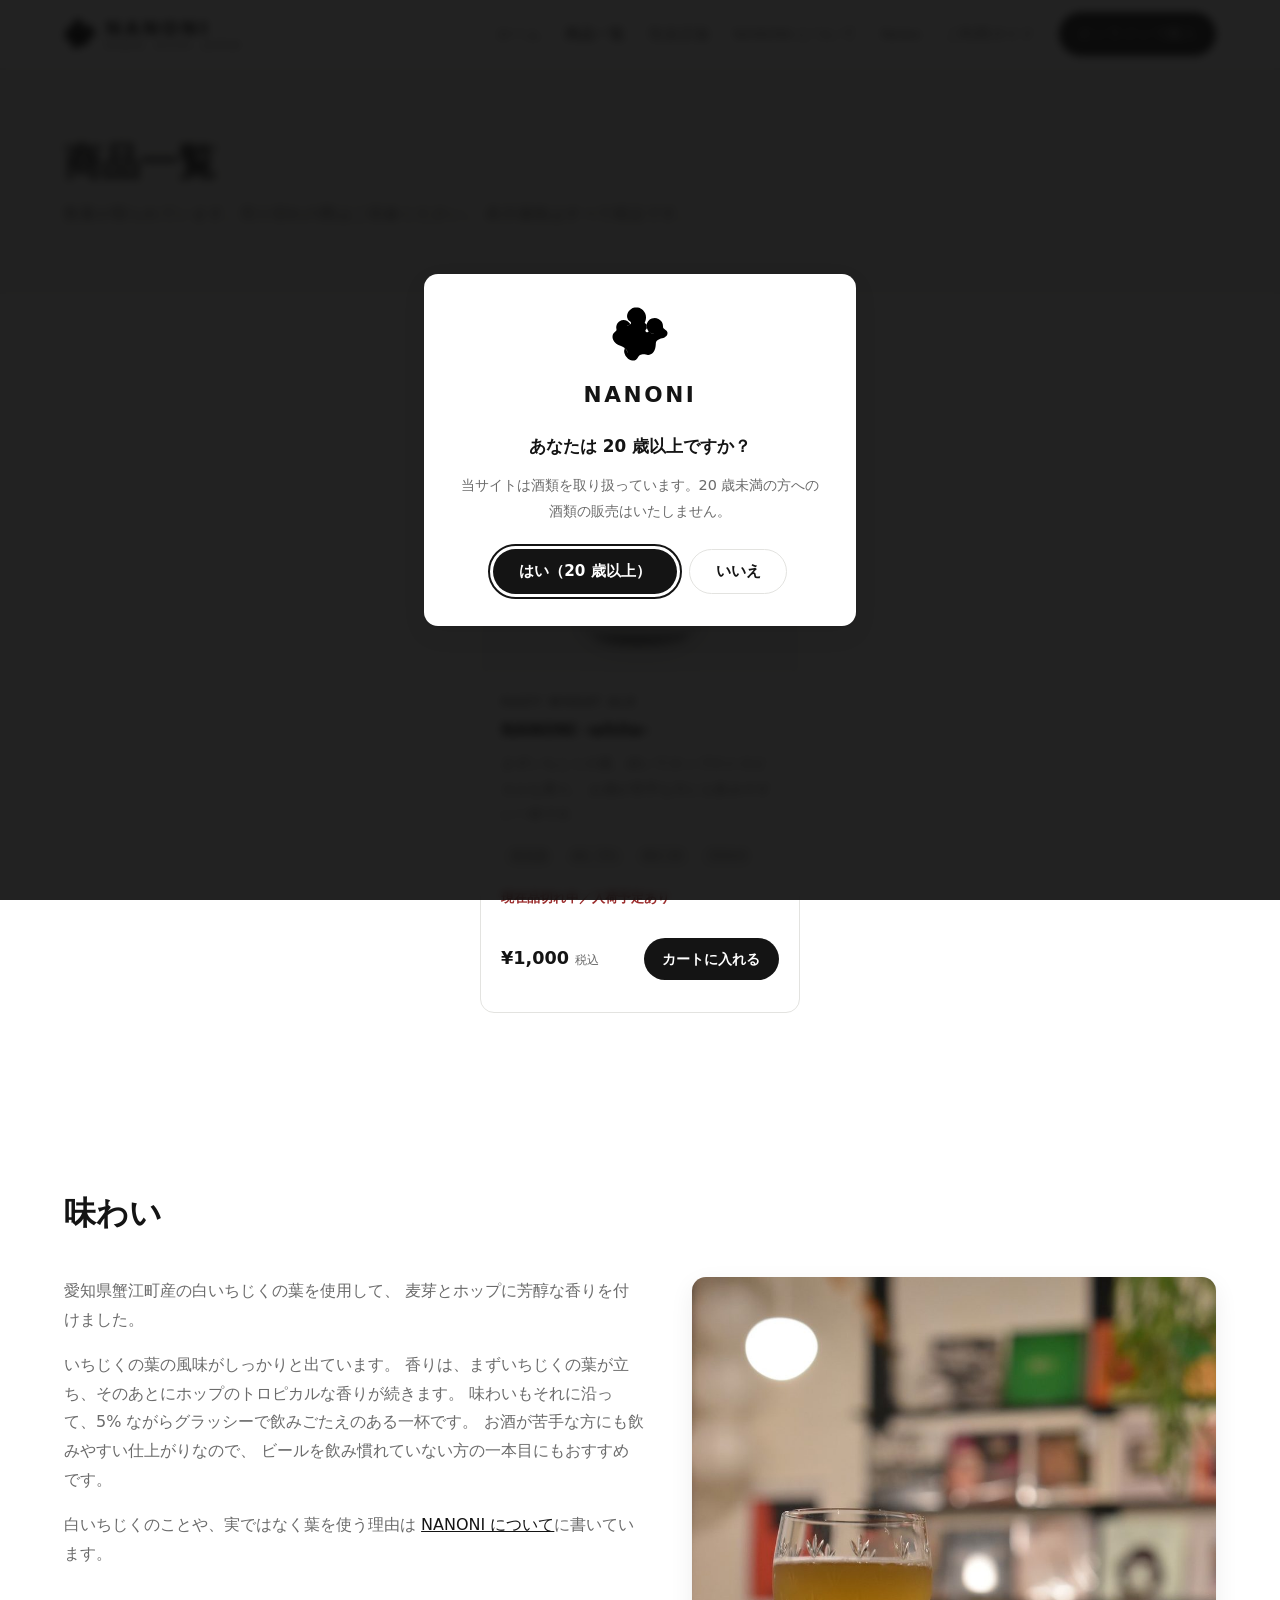
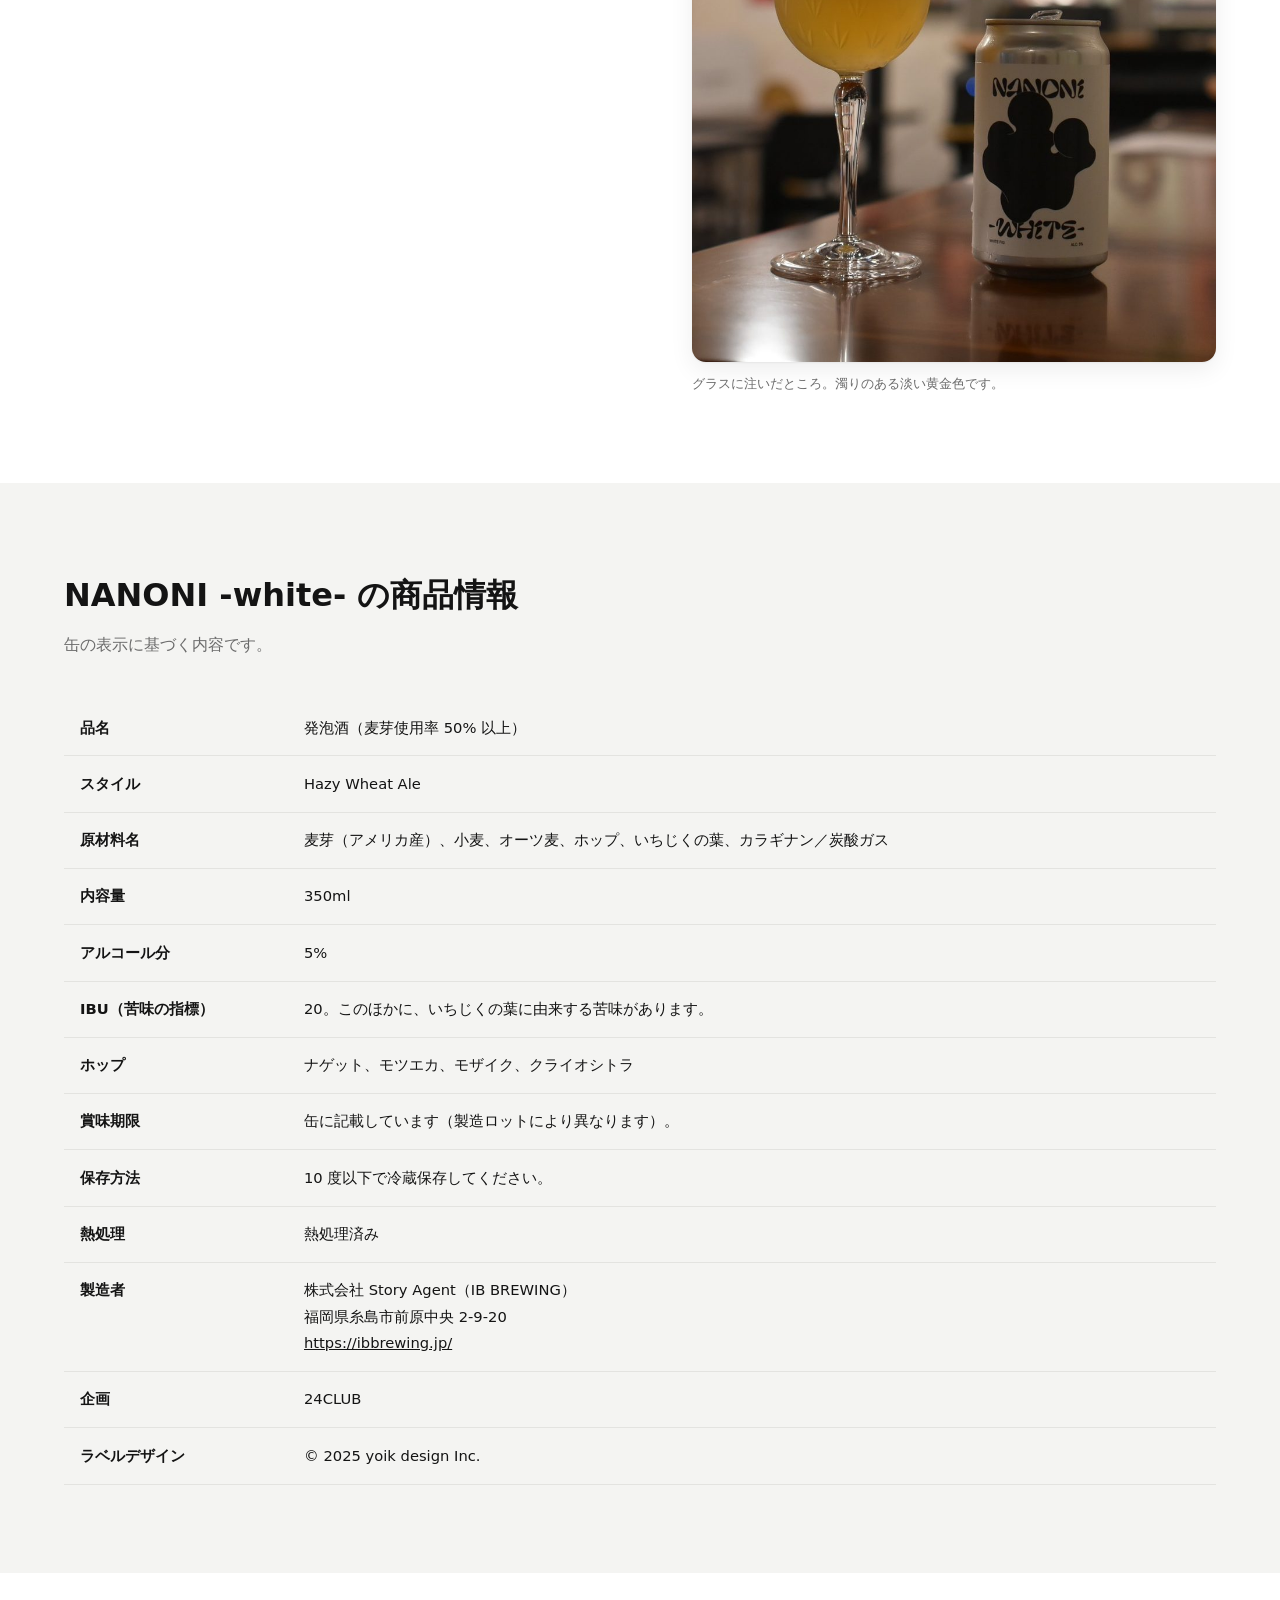
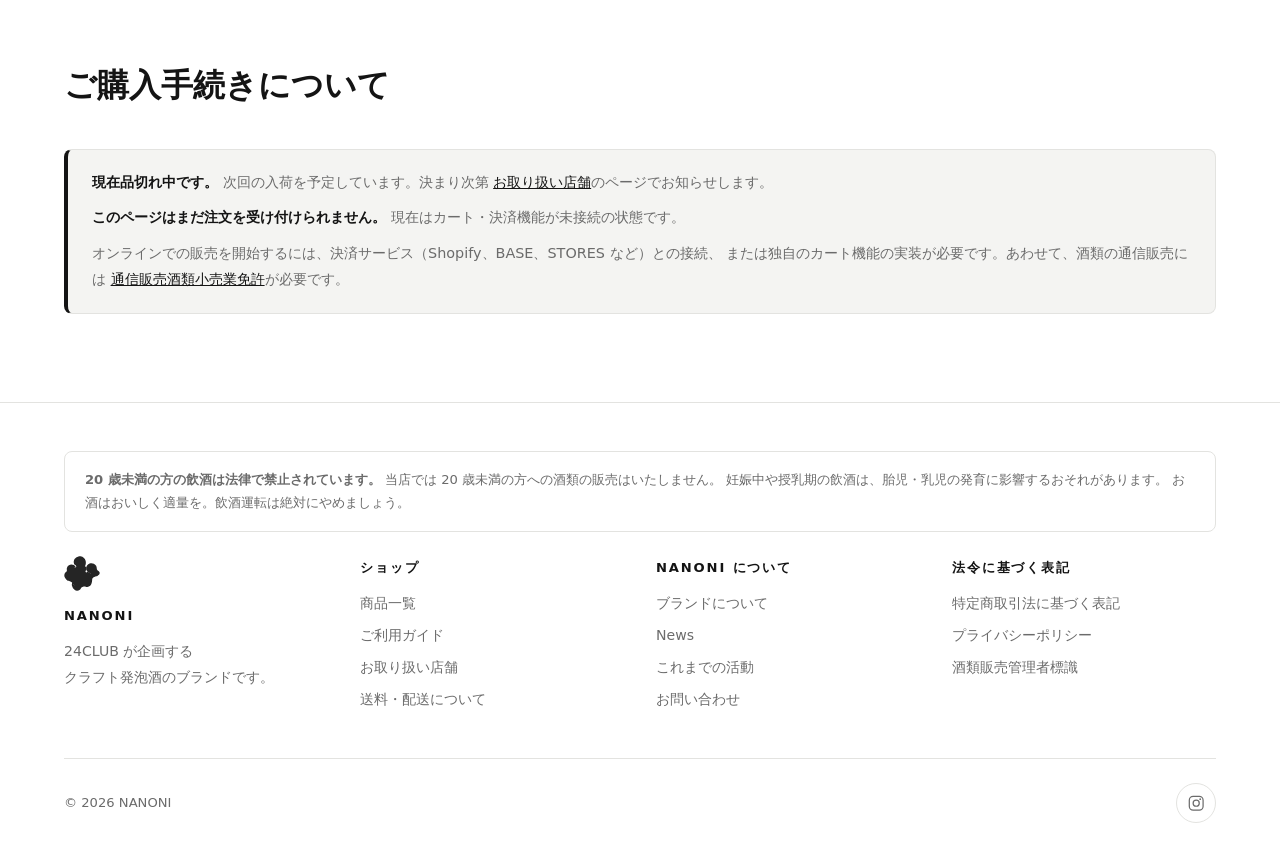
<file: products.html>
<!DOCTYPE html>
<html lang="ja">
<head>
  <meta charset="UTF-8">
  <meta name="viewport" content="width=device-width, initial-scale=1">
  <title>商品一覧｜NANONI</title>
  <meta name="description" content="蟹江町の特産品・白いちじくの葉を使ったクラフト発泡酒「NANONI -white-」。原材料と商品情報をご紹介します。">

  <meta property="og:title" content="商品一覧｜NANONI">
  <meta property="og:description" content="愛知県蟹江町産の白いちじくの葉を使ったクラフト発泡酒「NANONI -white-」。">
  <meta property="og:type" content="website">
  <meta property="og:locale" content="ja_JP">

  <link rel="icon" type="image/svg+xml" href="assets/img/favicon.svg">
  <link rel="apple-touch-icon" href="assets/img/apple-touch-icon.png">
  <link rel="manifest" href="site.webmanifest">
  <meta name="apple-mobile-web-app-title" content="NANONI">
  <meta name="theme-color" content="#ffffff" media="(prefers-color-scheme: light)">
  <meta name="theme-color" content="#101010" media="(prefers-color-scheme: dark)">
  <link rel="stylesheet" href="assets/css/style.css">
</head>
<body>
  <a class="skip-link" href="#main">本文へスキップ</a>

  <div class="age-gate" id="age-gate" role="dialog" aria-modal="true" aria-labelledby="age-gate-title" hidden>
    <div class="age-gate-panel">
      <img class="brand-mark age-gate-mark" src="assets/img/brand-mark.svg" alt="" width="812" height="788">
      <p class="age-gate-brand">NANONI</p>
      <h2 class="age-gate-title" id="age-gate-title">あなたは 20 歳以上ですか？</h2>
      <p class="age-gate-note">
        当サイトは酒類を取り扱っています。20 歳未満の方への酒類の販売はいたしません。
      </p>
      <div class="age-gate-actions">
        <button class="btn btn-primary" type="button" id="age-gate-yes">はい（20 歳以上）</button>
        <button class="btn btn-ghost" type="button" id="age-gate-no">いいえ</button>
      </div>
      <p class="age-gate-denied" id="age-gate-denied" hidden>
        20 歳未満の方はご利用いただけません。ブラウザを閉じてください。
      </p>
    </div>
  </div>

  <header class="site-header">
    <div class="container header-inner">
      <a class="logo" href="index.html">
        <img class="brand-mark logo-icon" src="assets/img/brand-mark.svg" alt="" width="812" height="788">
        <span class="logo-text">
          <span class="logo-name">NANONI</span>
          <span class="logo-sub">KANIE, AICHI, JAPAN</span>
        </span>
      </a>

      <button class="nav-toggle" type="button" aria-expanded="false" aria-controls="site-nav" aria-label="メニューを開く">
        <span class="nav-toggle-bar"></span>
        <span class="nav-toggle-bar"></span>
        <span class="nav-toggle-bar"></span>
      </button>

      <nav id="site-nav" class="site-nav" aria-label="メインナビゲーション">
        <ul>
          <li><a href="index.html">ホーム</a></li>
          <li><a href="products.html" aria-current="page">商品一覧</a></li>
          <li><a href="shops.html">取扱店舗</a></li>
          <li><a href="about.html">NANONI について</a></li>
          <li><a href="news.html">News</a></li>
          <li><a href="guide.html">ご利用ガイド</a></li>
          <li><a class="btn btn-primary btn-sm" href="#lineup">オンラインで購入</a></li>
        </ul>
      </nav>
    </div>
  </header>

  <main id="main">
    <div class="page-head">
      <div class="container">
        <h1 class="page-title">商品一覧</h1>
        <p class="section-lead">
          数量が限られています。売り切れの際はご容赦ください。
          表示価格はすべて税込です。
        </p>
      </div>
    </div>

    <section class="section" id="lineup">
      <div class="container">
        <ul class="product-grid">
          <li class="product">
            <div class="product-thumb product-thumb-photo">
              <picture>
                <source srcset="assets/img/nanoni-white.webp" type="image/webp">
                <img src="assets/img/nanoni-white.png" width="640" height="1149"
                     alt="NANONI -white- の缶。白いラベルに黒い有機的な形と NANONI のロゴ。">
              </picture>
            </div>
            <div class="product-body">
              <p class="product-style">Hazy Wheat Ale</p>
              <h2 class="product-name">NANONI -white-</h2>
              <p class="product-desc">
                まずいちじくの葉、続いてホップのトロピカルな香り。
                お酒が苦手な方にも飲みやすい一杯です。
              </p>
              <ul class="product-spec">
                <li>発泡酒</li>
                <li>Alc. 5%</li>
                <li>IBU 20</li>
                <li>350ml</li>
              </ul>
              <p class="shop-status">現在品切れ中／入荷予定あり</p>
              <div class="product-foot">
                <p class="product-price">¥1,000 <small>税込</small></p>
                <a class="btn btn-primary btn-sm" href="#purchase">カートに入れる</a>
              </div>
            </div>
          </li>

          <!-- 商品を追加するときは、下のブロックをコピーしてこのコメントの下に貼り、
               スタイル、商品名、説明、スペック、価格を書き換えてください。
               カードは自動で折り返すので、CSS の変更は不要です。

               写真は assets/img/ に置き、src と alt を差し替えます。
               まだ写真が無い場合は <div class="product-thumb"> に戻したうえで、
               <img> の代わりに次の 1 行を入れると缶の絵が仮表示されます。
                 <div class="can can-lg" style="--can-color:#d9a441" aria-hidden="true"></div>

          <li class="product">
            <div class="product-thumb product-thumb-photo">
              <img src="assets/img/商品名.jpg" width="900" height="1350"
                   alt="商品の缶の写真。ラベルの見た目を説明する文。">
            </div>
            <div class="product-body">
              <p class="product-style">スタイル名（英語）</p>
              <h2 class="product-name">商品名</h2>
              <p class="product-desc">説明</p>
              <ul class="product-spec">
                <li>Alc. 0.0%</li>
                <li>000ml</li>
              </ul>
              <div class="product-foot">
                <p class="product-price">¥0,000 <small>税込</small></p>
                <a class="btn btn-primary btn-sm" href="#purchase">カートに入れる</a>
              </div>
            </div>
          </li>

          -->
        </ul>
      </div>
    </section>

    <section class="section" id="story">
      <div class="container">
        <div class="section-head">
          <h2 class="section-title">味わい</h2>
        </div>

        <div class="media-split">
          <div class="prose">
          <p>
            愛知県蟹江町産の白いちじくの葉を使用して、
            麦芽とホップに芳醇な香りを付けました。
          </p>
          <p>
            いちじくの葉の風味がしっかりと出ています。
            香りは、まずいちじくの葉が立ち、そのあとにホップのトロピカルな香りが続きます。
            味わいもそれに沿って、5% ながらグラッシーで飲みごたえのある一杯です。
            お酒が苦手な方にも飲みやすい仕上がりなので、
            ビールを飲み慣れていない方の一本目にもおすすめです。
          </p>
          <p>
            白いちじくのことや、実ではなく葉を使う理由は
            <a href="about.html">NANONI について</a>に書いています。
          </p>
          </div>

          <figure>
            <img src="assets/img/nanoni-white-glass.jpg" width="900" height="1175" loading="lazy"
                 alt="グラスに注いだ NANONI -white-。濁りのある淡い黄金色。">
            <figcaption>グラスに注いだところ。濁りのある淡い黄金色です。</figcaption>
          </figure>
        </div>
      </div>
    </section>

    <section class="section section-alt" id="spec">
      <div class="container">
        <div class="section-head">
          <h2 class="section-title">NANONI -white- の商品情報</h2>
          <p class="section-lead">缶の表示に基づく内容です。</p>
        </div>

        <div class="table-wrap">
          <table class="info">
            <tbody>
              <tr>
                <th scope="row">品名</th>
                <td>発泡酒（麦芽使用率 50% 以上）</td>
              </tr>
              <tr>
                <th scope="row">スタイル</th>
                <td>Hazy Wheat Ale</td>
              </tr>
              <tr>
                <th scope="row">原材料名</th>
                <td>麦芽（アメリカ産）、小麦、オーツ麦、ホップ、いちじくの葉、カラギナン／炭酸ガス</td>
              </tr>
              <tr>
                <th scope="row">内容量</th>
                <td>350ml</td>
              </tr>
              <tr>
                <th scope="row">アルコール分</th>
                <td>5%</td>
              </tr>
              <tr>
                <th scope="row">IBU（苦味の指標）</th>
                <td>20。このほかに、いちじくの葉に由来する苦味があります。</td>
              </tr>
              <tr>
                <th scope="row">ホップ</th>
                <td>ナゲット、モツエカ、モザイク、クライオシトラ</td>
              </tr>
              <tr>
                <th scope="row">賞味期限</th>
                <td>缶に記載しています（製造ロットにより異なります）。</td>
              </tr>
              <tr>
                <th scope="row">保存方法</th>
                <td>10 度以下で冷蔵保存してください。</td>
              </tr>
              <tr>
                <th scope="row">熱処理</th>
                <td>熱処理済み</td>
              </tr>
              <tr>
                <th scope="row">製造者</th>
                <td>
                  株式会社 Story Agent（IB BREWING）<br>
                  福岡県糸島市前原中央 2-9-20<br>
                  <a href="https://ibbrewing.jp/">https://ibbrewing.jp/</a>
                </td>
              </tr>
              <tr>
                <th scope="row">企画</th>
                <td>24CLUB</td>
              </tr>
              <tr>
                <th scope="row">ラベルデザイン</th>
                <td>&copy; 2025 yoik design Inc.</td>
              </tr>
            </tbody>
          </table>
        </div>
      </div>
    </section>

    <section class="section" id="purchase">
      <div class="container">
        <div class="section-head">
          <h2 class="section-title">ご購入手続きについて</h2>
        </div>
        <div class="notice">
          <p>
            <strong>現在品切れ中です。</strong>
            次回の入荷を予定しています。決まり次第
            <a href="shops.html">お取り扱い店舗</a>のページでお知らせします。
          </p>
          <p>
            <strong>このページはまだ注文を受け付けられません。</strong>
            現在はカート・決済機能が未接続の状態です。
          </p>
          <p>
            オンラインでの販売を開始するには、決済サービス（Shopify、BASE、STORES など）との接続、
            または独自のカート機能の実装が必要です。あわせて、酒類の通信販売には
            <a href="legal.html#license">通信販売酒類小売業免許</a>が必要です。
          </p>
        </div>
      </div>
    </section>
  </main>

  <footer class="site-footer">
    <div class="container">
      <div class="footer-warning">
        <strong>20 歳未満の方の飲酒は法律で禁止されています。</strong>
        当店では 20 歳未満の方への酒類の販売はいたしません。
        妊娠中や授乳期の飲酒は、胎児・乳児の発育に影響するおそれがあります。
        お酒はおいしく適量を。飲酒運転は絶対にやめましょう。
      </div>

      <div class="footer-grid">
        <div>
          <img class="brand-mark footer-mark" src="assets/img/brand-mark.svg" alt="" width="812" height="788">
          <p class="footer-heading">NANONI</p>
          <p style="margin:0">
            24CLUB が企画する<br>クラフト発泡酒のブランドです。
          </p>
        </div>
        <div>
          <p class="footer-heading">ショップ</p>
          <ul class="footer-list">
            <li><a href="products.html">商品一覧</a></li>
            <li><a href="guide.html">ご利用ガイド</a></li>
            <li><a href="shops.html">お取り扱い店舗</a></li>
            <li><a href="guide.html#shipping">送料・配送について</a></li>
          </ul>
        </div>
        <div>
          <p class="footer-heading">NANONI について</p>
          <ul class="footer-list">
            <li><a href="about.html">ブランドについて</a></li>
            <li><a href="news.html">News</a></li>
            <li><a href="activity.html">これまでの活動</a></li>
            <li><a href="guide.html#contact">お問い合わせ</a></li>
          </ul>
        </div>
        <div>
          <p class="footer-heading">法令に基づく表記</p>
          <ul class="footer-list">
            <li><a href="legal.html">特定商取引法に基づく表記</a></li>
            <li><a href="legal.html#privacy">プライバシーポリシー</a></li>
            <li><a href="legal.html#license">酒類販売管理者標識</a></li>
          </ul>
        </div>
      </div>

      <div class="footer-bottom">
        <p>&copy; <span id="year">2026</span> NANONI</p>
        <p>
          <a class="icon-link" href="https://www.instagram.com/nanoni_kanie" target="_blank" rel="noopener noreferrer"
             aria-label="NANONI の Instagram（@nanoni_kanie）を開く"><svg viewBox="0 0 24 24" fill="none" stroke="currentColor" stroke-width="1.6" stroke-linecap="round" stroke-linejoin="round" aria-hidden="true" focusable="false"><rect x="3" y="3" width="18" height="18" rx="5"/><circle cx="12" cy="12" r="4"/><circle cx="17.2" cy="6.8" r="1.15" fill="currentColor" stroke="none"/></svg></a>
        </p>
      </div>
    </div>
  </footer>

  <script src="assets/js/main.js"></script>
</body>
</html>
</file>
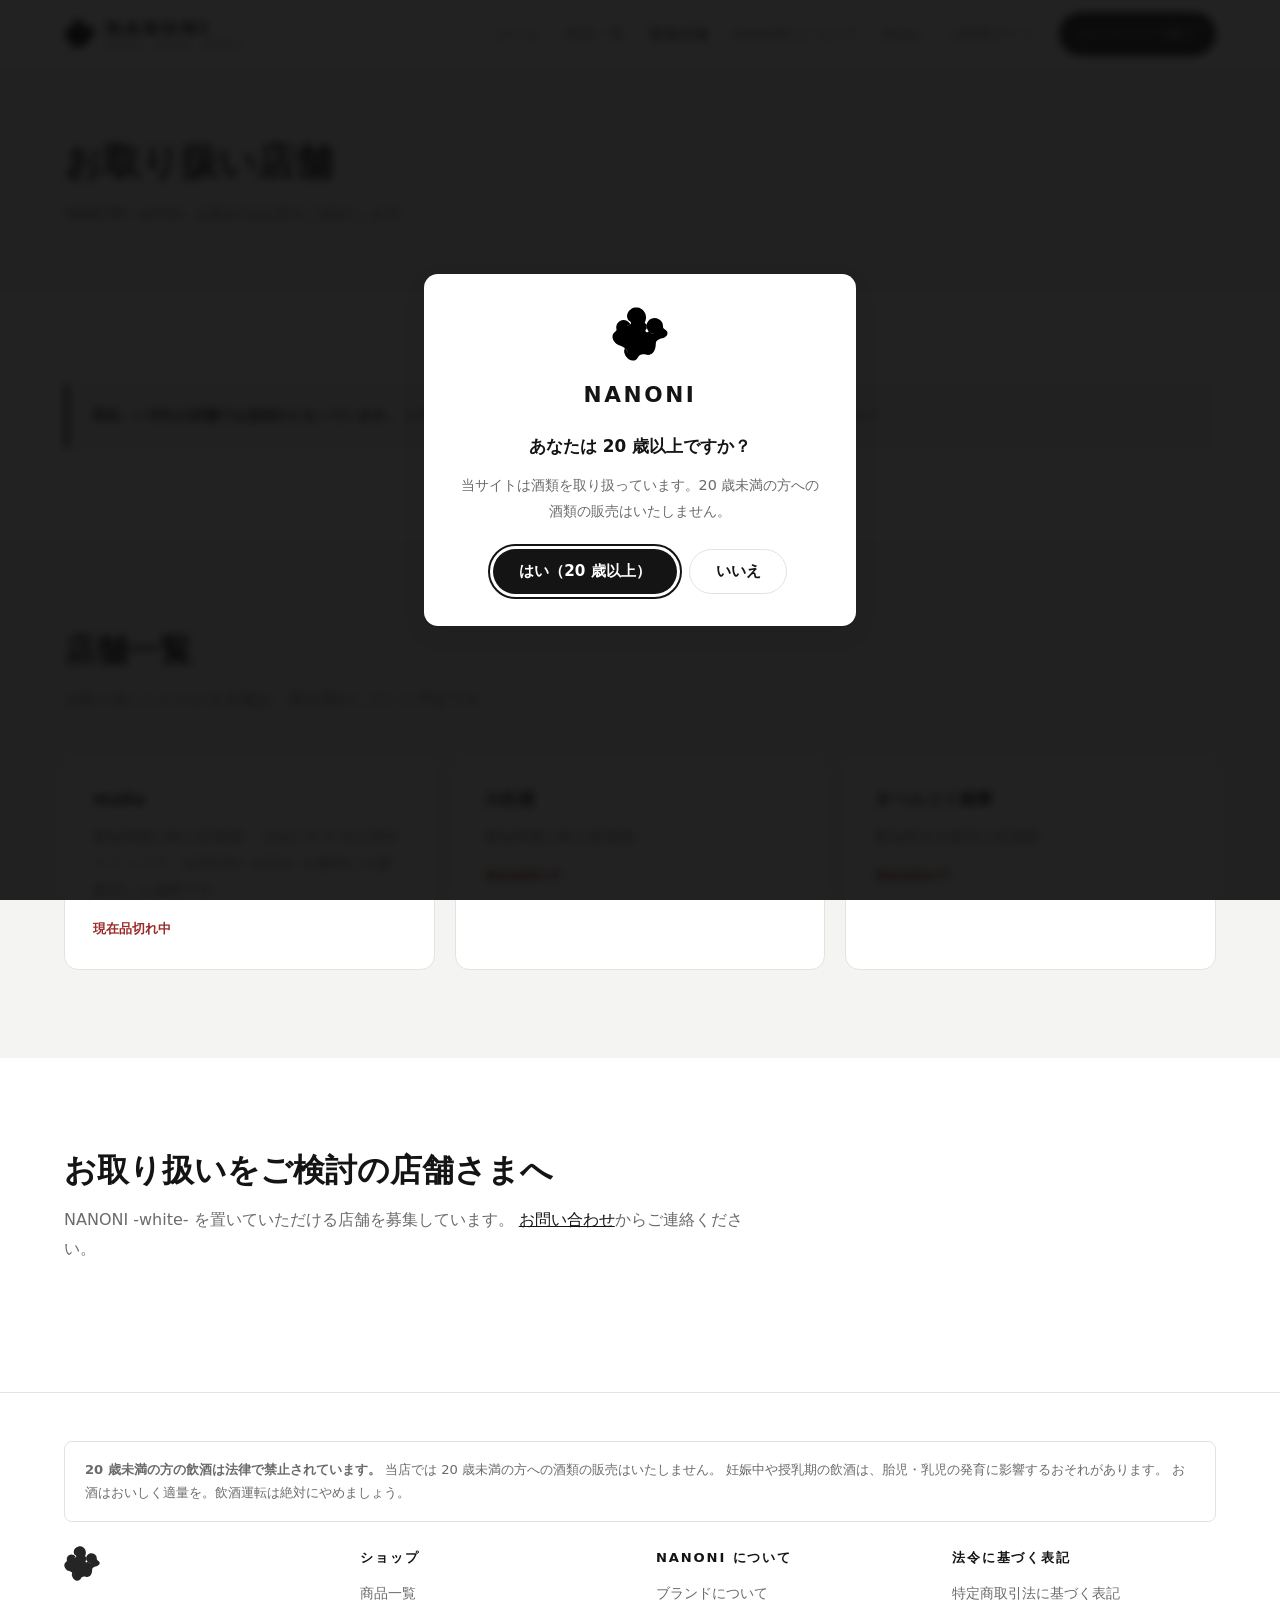
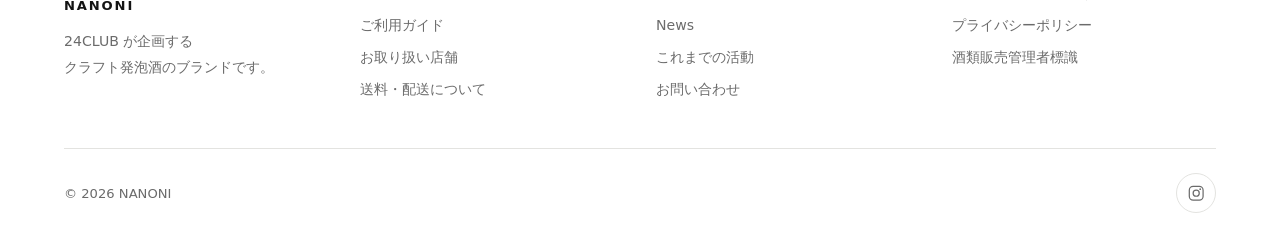
<file: shops.html>
<!DOCTYPE html>
<html lang="ja">
<head>
  <meta charset="UTF-8">
  <meta name="viewport" content="width=device-width, initial-scale=1">
  <title>お取り扱い店舗｜NANONI</title>
  <meta name="description" content="NANONI -white- を飲めるお店の一覧と、現在の在庫状況をご案内します。">

  <meta property="og:title" content="お取り扱い店舗｜NANONI">
  <meta property="og:description" content="NANONI -white- を飲めるお店の一覧と、現在の在庫状況。">
  <meta property="og:type" content="website">
  <meta property="og:locale" content="ja_JP">

  <link rel="icon" type="image/svg+xml" href="assets/img/favicon.svg">
  <link rel="apple-touch-icon" href="assets/img/apple-touch-icon.png">
  <link rel="manifest" href="site.webmanifest">
  <meta name="apple-mobile-web-app-title" content="NANONI">
  <meta name="theme-color" content="#ffffff" media="(prefers-color-scheme: light)">
  <meta name="theme-color" content="#101010" media="(prefers-color-scheme: dark)">
  <link rel="stylesheet" href="assets/css/style.css">
</head>
<body>
  <a class="skip-link" href="#main">本文へスキップ</a>

  <div class="age-gate" id="age-gate" role="dialog" aria-modal="true" aria-labelledby="age-gate-title" hidden>
    <div class="age-gate-panel">
      <img class="brand-mark age-gate-mark" src="assets/img/brand-mark.svg" alt="" width="812" height="788">
      <p class="age-gate-brand">NANONI</p>
      <h2 class="age-gate-title" id="age-gate-title">あなたは 20 歳以上ですか？</h2>
      <p class="age-gate-note">
        当サイトは酒類を取り扱っています。20 歳未満の方への酒類の販売はいたしません。
      </p>
      <div class="age-gate-actions">
        <button class="btn btn-primary" type="button" id="age-gate-yes">はい（20 歳以上）</button>
        <button class="btn btn-ghost" type="button" id="age-gate-no">いいえ</button>
      </div>
      <p class="age-gate-denied" id="age-gate-denied" hidden>
        20 歳未満の方はご利用いただけません。ブラウザを閉じてください。
      </p>
    </div>
  </div>

  <header class="site-header">
    <div class="container header-inner">
      <a class="logo" href="index.html">
        <img class="brand-mark logo-icon" src="assets/img/brand-mark.svg" alt="" width="812" height="788">
        <span class="logo-text">
          <span class="logo-name">NANONI</span>
          <span class="logo-sub">KANIE, AICHI, JAPAN</span>
        </span>
      </a>

      <button class="nav-toggle" type="button" aria-expanded="false" aria-controls="site-nav" aria-label="メニューを開く">
        <span class="nav-toggle-bar"></span>
        <span class="nav-toggle-bar"></span>
        <span class="nav-toggle-bar"></span>
      </button>

      <nav id="site-nav" class="site-nav" aria-label="メインナビゲーション">
        <ul>
          <li><a href="index.html">ホーム</a></li>
          <li><a href="products.html">商品一覧</a></li>
          <li><a href="shops.html" aria-current="page">取扱店舗</a></li>
          <li><a href="about.html">NANONI について</a></li>
          <li><a href="news.html">News</a></li>
          <li><a href="guide.html">ご利用ガイド</a></li>
          <li><a class="btn btn-primary btn-sm" href="products.html">オンラインで購入</a></li>
        </ul>
      </nav>
    </div>
  </header>

  <main id="main">
    <div class="page-head">
      <div class="container">
        <h1 class="page-title">お取り扱い店舗</h1>
        <p class="section-lead">NANONI -white- を飲めるお店をご紹介します。</p>
      </div>
    </div>

    <section class="section" id="stock">
      <div class="container">
        <div class="notice">
          <p>
            <strong>現在、いずれの店舗でも品切れとなっています。</strong>
            次回の入荷を予定していますので、決まり次第このページでお知らせします。
          </p>
        </div>
      </div>
    </section>

    <section class="section section-alt" id="shops">
      <div class="container">
        <div class="section-head">
          <h2 class="section-title">店舗一覧</h2>
          <p class="section-lead">
            お取り扱いいただける店舗は、順次増やしていく予定です。
          </p>
        </div>

        <ul class="card-grid">
          <li class="card">
            <h3 class="card-title">muku</h3>
            <p class="card-body">
              愛知県蟹江町の居酒屋。
              2025 年 9 月の周年イベントで、NANONI -white- を最初にお披露目した場所です。
            </p>
            <p class="shop-status">現在品切れ中</p>
          </li>
          <li class="card">
            <h3 class="card-title">大松屋</h3>
            <p class="card-body">愛知県蟹江町の居酒屋。</p>
            <p class="shop-status">現在品切れ中</p>
          </li>
          <li class="card">
            <h3 class="card-title">タベルコト喰事</h3>
            <p class="card-body">愛知県名古屋市の居酒屋。</p>
            <p class="shop-status">現在品切れ中</p>
          </li>
        </ul>
      </div>
    </section>

    <section class="section" id="for-shops">
      <div class="container">
        <div class="section-head">
          <h2 class="section-title">お取り扱いをご検討の店舗さまへ</h2>
          <p class="section-lead">
            NANONI -white- を置いていただける店舗を募集しています。
            <a href="guide.html#contact">お問い合わせ</a>からご連絡ください。
          </p>
        </div>
      </div>
    </section>
  </main>

  <footer class="site-footer">
    <div class="container">
      <div class="footer-warning">
        <strong>20 歳未満の方の飲酒は法律で禁止されています。</strong>
        当店では 20 歳未満の方への酒類の販売はいたしません。
        妊娠中や授乳期の飲酒は、胎児・乳児の発育に影響するおそれがあります。
        お酒はおいしく適量を。飲酒運転は絶対にやめましょう。
      </div>

      <div class="footer-grid">
        <div>
          <img class="brand-mark footer-mark" src="assets/img/brand-mark.svg" alt="" width="812" height="788">
          <p class="footer-heading">NANONI</p>
          <p style="margin:0">
            24CLUB が企画する<br>クラフト発泡酒のブランドです。
          </p>
        </div>
        <div>
          <p class="footer-heading">ショップ</p>
          <ul class="footer-list">
            <li><a href="products.html">商品一覧</a></li>
            <li><a href="guide.html">ご利用ガイド</a></li>
            <li><a href="shops.html">お取り扱い店舗</a></li>
            <li><a href="guide.html#shipping">送料・配送について</a></li>
          </ul>
        </div>
        <div>
          <p class="footer-heading">NANONI について</p>
          <ul class="footer-list">
            <li><a href="about.html">ブランドについて</a></li>
            <li><a href="news.html">News</a></li>
            <li><a href="activity.html">これまでの活動</a></li>
            <li><a href="guide.html#contact">お問い合わせ</a></li>
          </ul>
        </div>
        <div>
          <p class="footer-heading">法令に基づく表記</p>
          <ul class="footer-list">
            <li><a href="legal.html">特定商取引法に基づく表記</a></li>
            <li><a href="legal.html#privacy">プライバシーポリシー</a></li>
            <li><a href="legal.html#license">酒類販売管理者標識</a></li>
          </ul>
        </div>
      </div>

      <div class="footer-bottom">
        <p>&copy; <span id="year">2026</span> NANONI</p>
        <p>
          <a class="icon-link" href="https://www.instagram.com/nanoni_kanie" target="_blank" rel="noopener noreferrer"
             aria-label="NANONI の Instagram（@nanoni_kanie）を開く"><svg viewBox="0 0 24 24" fill="none" stroke="currentColor" stroke-width="1.6" stroke-linecap="round" stroke-linejoin="round" aria-hidden="true" focusable="false"><rect x="3" y="3" width="18" height="18" rx="5"/><circle cx="12" cy="12" r="4"/><circle cx="17.2" cy="6.8" r="1.15" fill="currentColor" stroke="none"/></svg></a>
        </p>
      </div>
    </div>
  </footer>

  <script src="assets/js/main.js"></script>
</body>
</html>
</file>
<file: assets/css/style.css>
/* ==========================================================================
   NANONI — クラフトビール EC サイト
   配色は :root のカスタムプロパティを差し替えれば一括で変更できます。
   ========================================================================== */

/* 缶とブランドマークがモノクロなので、サイトも白・黒・グレーで統一する。
   色を持つのは注意喚起（--danger）だけ。 */
:root {
  --bg: #ffffff;
  --bg-alt: #f4f4f2;
  --fg: #141414;
  --fg-muted: #6b6b6b;
  --accent: #141414;
  --accent-fg: #ffffff;
  --border: #e3e3e0;
  --danger: #9b2c2c;

  --container: 72rem;
  --radius: 14px;
  --shadow: 0 1px 2px rgba(0, 0, 0, 0.05), 0 8px 24px rgba(0, 0, 0, 0.07);
  --font: system-ui, -apple-system, "Segoe UI", "Hiragino Sans",
          "Noto Sans JP", "Yu Gothic UI", sans-serif;
}

@media (prefers-color-scheme: dark) {
  :root {
    --bg: #101010;
    --bg-alt: #191919;
    --fg: #f2f2f0;
    --fg-muted: #a0a0a0;
    --accent: #f2f2f0;
    --accent-fg: #101010;
    --border: #2a2a2a;
    --danger: #f2a0a0;
    --shadow: 0 1px 2px rgba(0, 0, 0, 0.5), 0 8px 24px rgba(0, 0, 0, 0.4);
  }
}

*,
*::before,
*::after { box-sizing: border-box; }

html { scroll-behavior: smooth; }

@media (prefers-reduced-motion: reduce) {
  html { scroll-behavior: auto; }
  *, *::before, *::after {
    animation-duration: 0.01ms !important;
    transition-duration: 0.01ms !important;
  }
}

body {
  margin: 0;
  background: var(--bg);
  color: var(--fg);
  font-family: var(--font);
  line-height: 1.8;
  -webkit-font-smoothing: antialiased;
}

img { max-width: 100%; height: auto; display: block; }
a { color: var(--accent); }

:focus-visible {
  outline: 2px solid var(--accent);
  outline-offset: 3px;
}

.container {
  width: min(100% - 2.5rem, var(--container));
  margin-inline: auto;
}

.skip-link {
  position: absolute;
  left: -9999px;
  top: 0;
  background: var(--accent);
  color: var(--accent-fg);
  padding: 0.6rem 1rem;
  z-index: 200;
}
.skip-link:focus { left: 0; }

.visually-hidden {
  position: absolute;
  width: 1px; height: 1px;
  margin: -1px; padding: 0;
  overflow: hidden;
  clip: rect(0 0 0 0);
  white-space: nowrap;
}

/* --- 年齢確認モーダル --------------------------------------------------- */

.age-gate {
  position: fixed;
  inset: 0;
  z-index: 500;
  display: grid;
  place-items: center;
  padding: 1.25rem;
  background: rgba(10, 10, 10, 0.9);
  backdrop-filter: blur(4px);
}
.age-gate[hidden] { display: none; }

.age-gate-panel {
  width: min(100%, 27rem);
  padding: 2rem;
  background: var(--bg);
  border-radius: var(--radius);
  box-shadow: var(--shadow);
  text-align: center;
}

.age-gate-mark {
  width: 3.5rem;
  height: 3.5rem;
  margin: 0 auto 0.9rem;
  object-fit: contain;
}

.age-gate-brand {
  margin: 0 0 1rem;
  font-size: 1.35rem;
  font-weight: 700;
  letter-spacing: 0.12em;
}

.age-gate-title {
  margin: 0 0 0.75rem;
  font-size: 1.05rem;
}

.age-gate-note {
  margin: 0 0 1.5rem;
  color: var(--fg-muted);
  font-size: 0.9rem;
}

.age-gate-actions {
  display: flex;
  flex-wrap: wrap;
  justify-content: center;
  gap: 0.75rem;
}

.age-gate-denied {
  margin: 1.25rem 0 0;
  color: var(--danger);
  font-size: 0.9rem;
  font-weight: 600;
}
.age-gate-denied[hidden] { display: none; }

/* --- ヘッダー ----------------------------------------------------------- */

.site-header {
  position: sticky;
  top: 0;
  z-index: 60;
  background: color-mix(in srgb, var(--bg) 90%, transparent);
  backdrop-filter: blur(8px);
  border-bottom: 1px solid var(--border);
}

.header-inner {
  display: flex;
  align-items: center;
  justify-content: space-between;
  gap: 1rem;
  min-height: 4.25rem;
}

/* ブランドマーク。SVG は黒一色なので、暗い配色では反転させて明色にする。
   大きさは使う場所ごとに指定するため、ここでは寸法を持たせない。 */
.brand-mark { display: block; }

@media (prefers-color-scheme: dark) {
  .brand-mark { filter: invert(1); }
}

.logo {
  display: flex;
  align-items: center;
  gap: 0.6rem;
  line-height: 1.2;
  text-decoration: none;
  color: var(--fg);
}

.logo-icon {
  width: 2rem;
  height: 2rem;
  object-fit: contain;
  flex: none;
}

.logo-text {
  display: flex;
  flex-direction: column;
}

.logo-name {
  font-size: 1.2rem;
  font-weight: 700;
  letter-spacing: 0.16em;
}
.logo-sub {
  font-size: 0.62rem;
  letter-spacing: 0.2em;
  color: var(--fg-muted);
}

.site-nav ul {
  display: flex;
  align-items: center;
  gap: 1.5rem;
  list-style: none;
  margin: 0;
  padding: 0;
}

.site-nav a {
  text-decoration: none;
  color: var(--fg-muted);
  font-size: 0.92rem;
  white-space: nowrap;
}
.site-nav a:hover,
.site-nav a[aria-current="page"] { color: var(--fg); }

.nav-toggle {
  display: none;
  flex-direction: column;
  justify-content: center;
  gap: 5px;
  width: 2.75rem;
  height: 2.75rem;
  padding: 0;
  background: none;
  border: 1px solid var(--border);
  border-radius: 8px;
  cursor: pointer;
}

.nav-toggle-bar {
  display: block;
  width: 1.15rem;
  height: 2px;
  margin-inline: auto;
  background: var(--fg);
}

@media (max-width: 62rem) {
  .nav-toggle { display: flex; }

  .site-nav {
    position: absolute;
    inset: 100% 0 auto 0;
    background: var(--bg);
    border-bottom: 1px solid var(--border);
    display: none;
  }
  .site-nav[data-open="true"] { display: block; }

  .site-nav ul {
    flex-direction: column;
    align-items: stretch;
    gap: 0;
    padding: 0.5rem 1.25rem 1.25rem;
  }
  .site-nav li + li { border-top: 1px solid var(--border); }
  .site-nav a { display: block; padding: 0.8rem 0; }
  .site-nav .btn { margin-top: 0.9rem; text-align: center; }
}

/* --- ボタン ------------------------------------------------------------- */

.btn {
  display: inline-block;
  padding: 0.7rem 1.6rem;
  border: 1px solid transparent;
  border-radius: 999px;
  font-family: inherit;
  font-size: 0.95rem;
  font-weight: 600;
  text-decoration: none;
  cursor: pointer;
  transition: transform 0.15s ease, opacity 0.15s ease;
}
.btn:hover { transform: translateY(-1px); }

.btn-primary { background: var(--accent); color: var(--accent-fg); }
.btn-primary:hover { opacity: 0.9; }

.btn-ghost { border-color: var(--border); color: var(--fg); background: none; }
.btn-ghost:hover { background: var(--bg-alt); }

.btn-sm { padding: 0.5rem 1.1rem; font-size: 0.85rem; }

/* ボタン内のアイコン。文字サイズに追従させる */
.btn svg {
  width: 1.1em;
  height: 1.1em;
  vertical-align: -0.18em;
  margin-right: 0.45rem;
}

/* アイコンだけのリンク。SVG は currentColor なので配色に自動で追従する */
.icon-link {
  display: inline-flex;
  align-items: center;
  justify-content: center;
  width: 2.5rem;
  height: 2.5rem;
  border: 1px solid var(--border);
  border-radius: 50%;
  color: var(--fg-muted);
  text-decoration: none;
  transition: color 0.15s ease, border-color 0.15s ease;
}

.icon-link:hover {
  color: var(--fg);
  border-color: var(--fg-muted);
}

.icon-link svg { width: 1.15rem; height: 1.15rem; }
.btn-block { display: block; width: 100%; text-align: center; }

/* --- ヒーロー ----------------------------------------------------------- */

.hero {
  padding: clamp(3.5rem, 10vw, 7rem) 0;
  background:
    radial-gradient(50rem 26rem at 70% -10%,
      color-mix(in srgb, var(--fg) 7%, transparent), transparent),
    var(--bg-alt);
  border-bottom: 1px solid var(--border);
}

.hero-inner {
  display: grid;
  grid-template-columns: 1.2fr 0.8fr;
  align-items: center;
  gap: clamp(2rem, 5vw, 4rem);
}

@media (max-width: 62rem) {
  .hero-inner { grid-template-columns: 1fr; }
  .hero-visual { order: -1; }
}

.hero-eyebrow {
  margin: 0 0 0.9rem;
  color: var(--fg-muted);
  font-size: 0.78rem;
  font-weight: 700;
  letter-spacing: 0.22em;
  text-transform: uppercase;
}

.hero-title {
  margin: 0 0 1.1rem;
  font-size: clamp(1.85rem, 4.6vw, 2.7rem);
  line-height: 1.55; /* 日本語の大きな見出しは行間を広めに取らないと字面が接触する */
  letter-spacing: 0.01em;
  text-wrap: balance;
}

/* ブランド名の由来「なのに」を、前後の語より一段引いて見せる */
.hero-accent {
  color: var(--fg-muted);
  font-weight: 400;
}

/* 「無花果」の読み。本文を邪魔しない大きさに抑える */
rt {
  font-size: 0.4em;
  font-weight: 400;
  color: var(--fg-muted);
  ruby-align: center;
}

.hero-lead {
  margin: 0 0 2rem;
  max-width: 32rem;
  color: var(--fg-muted);
}

.hero-actions {
  display: flex;
  flex-wrap: wrap;
  gap: 0.75rem;
}

.hero-visual {
  display: flex;
  justify-content: center;
  gap: 1rem;
}

/* 缶は背景を抜いた画像。枠や角丸を付けると板のように浮くので付けず、
   輪郭に沿う drop-shadow だけで接地させる。
   幅は <picture> に指定すること。<picture> は inline なので、中の <img> に
   パーセント幅を書くと基準となる幅が決まらず、中央寄せも効かなくなる。 */
.hero-visual picture {
  display: block;
  width: min(100%, 17rem);
}

.hero-visual img {
  display: block;
  width: 100%;
  height: auto;
  filter: drop-shadow(0 0.7rem 0.9rem rgba(0, 0, 0, 0.16));
}

/* スマホでは 1 カラムになり缶が主役になりすぎるので、ひとまわり小さくする */
@media (max-width: 62rem) {
  .hero-visual picture { width: min(52%, 11rem); }
}

/* 商品画像が用意できるまでの CSS 製プレースホルダー（缶のシルエット） */
.can {
  width: clamp(3.5rem, 9vw, 5rem);
  aspect-ratio: 1 / 2.4;
  border-radius: 10px / 14px;
  background: linear-gradient(
    100deg,
    color-mix(in srgb, var(--can-color, #c8892f) 70%, #000 12%) 0%,
    var(--can-color, #c8892f) 38%,
    color-mix(in srgb, var(--can-color, #c8892f) 80%, #fff 45%) 52%,
    var(--can-color, #c8892f) 66%,
    color-mix(in srgb, var(--can-color, #c8892f) 70%, #000 18%) 100%
  );
  box-shadow: var(--shadow);
  position: relative;
}
.can::before,
.can::after {
  content: "";
  position: absolute;
  left: 0; right: 0;
  height: 8%;
  background: rgba(255, 255, 255, 0.32);
}
.can::before { top: 6%; }
.can::after { bottom: 6%; }

.can-lg { width: clamp(4.5rem, 12vw, 6.5rem); }

/* --- セクション --------------------------------------------------------- */

.section { padding: clamp(3.5rem, 8vw, 5.5rem) 0; }
.section-alt { background: var(--bg-alt); }

.section-head {
  margin-bottom: 2.5rem;
  max-width: 44rem;
}

.section-title {
  margin: 0 0 0.75rem;
  font-size: clamp(1.5rem, 3.6vw, 2rem);
  line-height: 1.5;
}

.section-lead {
  margin: 0;
  color: var(--fg-muted);
}

.page-head {
  padding: clamp(2.5rem, 6vw, 4rem) 0;
  background: var(--bg-alt);
  border-bottom: 1px solid var(--border);
}

.page-title {
  margin: 0 0 0.6rem;
  font-size: clamp(1.7rem, 4.5vw, 2.4rem);
  line-height: 1.5;
}

/* --- 商品グリッド ------------------------------------------------------- */

/* 商品が 1 点でも極端に細長くならないよう、トラックの上限を決めて中央寄せにする。
   商品が増えれば同じ指定のまま自動で折り返す。 */
.product-grid {
  display: grid;
  grid-template-columns: repeat(auto-fit, minmax(15rem, 20rem));
  justify-content: center;
  gap: 1.5rem;
  list-style: none;
  margin: 0;
  padding: 0;
}

.product {
  display: flex;
  flex-direction: column;
  background: var(--bg);
  border: 1px solid var(--border);
  border-radius: var(--radius);
  overflow: hidden;
}

.product-thumb {
  display: grid;
  place-items: center;
  padding: 2rem 1rem;
  background: var(--bg-alt);
  border-bottom: 1px solid var(--border);
}

/* 切り抜いた缶を、サムネイルの中央に置く */
.product-thumb-photo {
  display: flex;
  justify-content: center;
  padding: 1.5rem 1rem;
}
.product-thumb-photo picture { display: block; }
.product-thumb-photo img {
  display: block;
  width: auto;
  max-height: 15rem;
  filter: drop-shadow(0 0.5rem 0.7rem rgba(0, 0, 0, 0.14));
}

.product-body {
  display: flex;
  flex-direction: column;
  flex: 1;
  padding: 1.25rem;
}

.product-style {
  margin: 0 0 0.35rem;
  color: var(--fg-muted);
  font-size: 0.72rem;
  font-weight: 700;
  letter-spacing: 0.14em;
  text-transform: uppercase;
}

.product-name {
  margin: 0 0 0.5rem;
  font-size: 1.05rem;
  line-height: 1.5;
}

.product-desc {
  margin: 0 0 1rem;
  color: var(--fg-muted);
  font-size: 0.88rem;
}

.product-spec {
  display: flex;
  flex-wrap: wrap;
  gap: 0.4rem;
  margin: 0 0 1rem;
  padding: 0;
  list-style: none;
}

.product-spec li {
  padding: 0.15rem 0.6rem;
  background: var(--bg-alt);
  border-radius: 999px;
  color: var(--fg-muted);
  font-size: 0.75rem;
}

.product-foot {
  display: flex;
  flex-wrap: wrap;
  align-items: center;
  justify-content: space-between;
  gap: 0.75rem;
  margin-top: auto;
}

.product-price {
  font-size: 1.1rem;
  font-weight: 700;
  white-space: nowrap;
}

.product-foot .btn { white-space: nowrap; }
.product-price small {
  font-weight: 400;
  font-size: 0.72rem;
  color: var(--fg-muted);
}

/* 在庫状況のラベル */
.shop-status {
  margin: 0 0 1rem;
  color: var(--danger);
  font-size: 0.82rem;
  font-weight: 600;
}

.card .shop-status { margin: 0.9rem 0 0; }

/* --- 年表 --------------------------------------------------------------- */

.timeline {
  list-style: none;
  margin: 0;
  padding: 0;
  max-width: 44rem;
}

.timeline li {
  position: relative;
  padding: 0 0 2.75rem 1.9rem;
  border-left: 1px solid var(--border);
}

.timeline li:last-child {
  padding-bottom: 0;
  border-left-color: transparent;
}

.timeline li::before {
  content: "";
  position: absolute;
  left: -5px;
  top: 0.7rem;
  width: 9px;
  height: 9px;
  border-radius: 50%;
  background: var(--fg-muted);
}

.timeline-date {
  margin: 0 0 0.35rem;
  color: var(--fg-muted);
  font-size: 0.82rem;
  letter-spacing: 0.1em;
}

.timeline-title {
  margin: 0 0 0.6rem;
  font-size: 1.1rem;
  line-height: 1.6;
}

.timeline-body {
  margin: 0;
  color: var(--fg-muted);
}

.timeline-figure { margin-top: 1.25rem; }

/* --- お知らせ一覧 -------------------------------------------------------- */

.news-list {
  list-style: none;
  margin: 0;
  padding: 0;
  max-width: 44rem;
}

.news-list li {
  padding: 1.6rem 0;
  border-top: 1px solid var(--border);
}

.news-list li:last-child { border-bottom: 1px solid var(--border); }

.news-date {
  margin: 0 0 0.3rem;
  color: var(--fg-muted);
  font-size: 0.82rem;
  letter-spacing: 0.1em;
}

.news-title {
  margin: 0 0 0.5rem;
  font-size: 1.05rem;
  line-height: 1.6;
}

.news-body {
  margin: 0;
  color: var(--fg-muted);
  font-size: 0.95rem;
}

/* --- 汎用カード --------------------------------------------------------- */

.card-grid {
  display: grid;
  grid-template-columns: repeat(auto-fit, minmax(15rem, 1fr));
  gap: 1.25rem;
  list-style: none;
  margin: 0;
  padding: 0;
}

.card {
  padding: 1.75rem;
  background: var(--bg);
  border: 1px solid var(--border);
  border-radius: var(--radius);
}

.card-num {
  display: block;
  margin-bottom: 0.6rem;
  color: var(--fg-muted);
  font-size: 0.78rem;
  font-weight: 700;
  letter-spacing: 0.16em;
}

/* 線画イラスト。currentColor なので配色に追従する */
.card-icon {
  display: block;
  width: 2.5rem;
  height: 2.5rem;
  margin-bottom: 1rem;
  color: var(--fg-muted);
}

.illust {
  display: block;
  width: min(100%, 15rem);
  height: auto;
  margin-inline: auto;
  color: var(--fg-muted);
}

/* 見出しに小さく添えるモチーフ */
.illust-mark {
  display: block;
  width: 3.75rem;
  height: auto;
  margin: 2.75rem auto 1.75rem;
  color: var(--fg-muted);
  opacity: 0.75;
}

/* 見出しと同じ左端にそろえたい場合 */
.illust-mark-start { margin-inline: 0; }

.illust-wrap {
  display: flex;
  align-items: center;
  justify-content: center;
}



.card-title { margin: 0 0 0.6rem; font-size: 1.05rem; }
.card-body { margin: 0; color: var(--fg-muted); font-size: 0.92rem; }

/* --- 表 ----------------------------------------------------------------- */

.table-wrap { overflow-x: auto; }

table.info {
  width: 100%;
  border-collapse: collapse;
  font-size: 0.92rem;
}

table.info th,
table.info td {
  padding: 0.9rem 1rem;
  border-bottom: 1px solid var(--border);
  text-align: left;
  vertical-align: top;
}

table.info th {
  width: 14rem;
  background: var(--bg-alt);
  font-weight: 600;
  white-space: nowrap;
}

/* --- 注意書き ----------------------------------------------------------- */

.notice {
  padding: 1.25rem 1.5rem;
  background: var(--bg-alt);
  border: 1px solid var(--border);
  border-left: 4px solid var(--accent);
  border-radius: 8px;
  color: var(--fg-muted);
  font-size: 0.9rem;
}
.notice strong { color: var(--fg); }
.notice p { margin: 0; }
.notice p + p { margin-top: 0.6rem; }

/* 文章と写真を横に並べる。狭い画面では縦積みになる */
.media-split {
  display: grid;
  grid-template-columns: 1.05fr 0.95fr;
  align-items: start;
  gap: clamp(1.75rem, 4vw, 3rem);
}

@media (max-width: 62rem) {
  .media-split { grid-template-columns: 1fr; }
}

figure { margin: 0; }

figure img {
  width: 100%;
  border-radius: var(--radius);
  box-shadow: var(--shadow);
}

figcaption {
  margin-top: 0.7rem;
  color: var(--fg-muted);
  font-size: 0.82rem;
  line-height: 1.7;
}

.figure-narrow {
  width: min(100%, 24rem);
  margin: 0 auto 2rem;
}

/* 蟹江町の位置を示す概略図。写真ではないので枠も影も付けない */
.map-figure {
  margin: 2rem auto;
  text-align: center;
}

.map {
  display: block;
  width: min(100%, 26rem);
  height: auto;
  margin-inline: auto;
  color: var(--fg-muted);
}

/* 地名は本文と同じ濃さで。線の上に重なっても読めるよう、
   文字の周りを背景色で縁取りしている（SVG 側の paint-order="stroke"）*/
.map text { fill: var(--fg); }

.prose { max-width: 44rem; }

/* 缶に書かれた「なのに」の 3 行。本文より大きく、独立した塊として見せる */
.nanoni-lines {
  margin: 0 0 1.75rem;
  color: var(--fg);
  font-size: clamp(1.15rem, 3vw, 1.5rem);
  font-weight: 700;
  line-height: 2;
}
.prose h2 { margin: 2.5rem 0 0.75rem; font-size: 1.25rem; }
.prose h2:first-child { margin-top: 0; }
.prose h3 { margin: 1.75rem 0 0.5rem; font-size: 1.02rem; }
.prose p { margin: 0 0 1rem; color: var(--fg-muted); }
.prose ul { margin: 0 0 1rem; padding-left: 1.25rem; color: var(--fg-muted); }
.prose li { margin-bottom: 0.35rem; }

/* --- CTA ---------------------------------------------------------------- */

.cta {
  padding: clamp(3rem, 7vw, 4.5rem) 0;
  background: var(--bg-alt);
  border-top: 1px solid var(--border);
  text-align: center;
}
.cta .section-head { margin-inline: auto; text-align: center; }

/* --- フッター ----------------------------------------------------------- */

.site-footer {
  padding: 3rem 0 2rem;
  border-top: 1px solid var(--border);
  color: var(--fg-muted);
  font-size: 0.88rem;
}

.footer-grid {
  display: grid;
  grid-template-columns: repeat(auto-fit, minmax(12rem, 1fr));
  gap: 2rem;
  margin-bottom: 2.5rem;
}

.footer-mark {
  width: 2.25rem;
  height: 2.25rem;
  margin-bottom: 0.75rem;
  object-fit: contain;
  opacity: 0.85;
}

.footer-heading {
  margin: 0 0 0.75rem;
  color: var(--fg);
  font-size: 0.82rem;
  font-weight: 700;
  letter-spacing: 0.14em;
}

.footer-list {
  list-style: none;
  margin: 0;
  padding: 0;
}
.footer-list li { margin-bottom: 0.4rem; }
.footer-list a { color: var(--fg-muted); text-decoration: none; }
.footer-list a:hover { color: var(--fg); text-decoration: underline; }

.footer-warning {
  padding: 1rem 1.25rem;
  margin-bottom: 1.5rem;
  border: 1px solid var(--border);
  border-radius: 8px;
  font-size: 0.82rem;
}

.footer-bottom {
  display: flex;
  flex-wrap: wrap;
  align-items: center;
  justify-content: space-between;
  gap: 0.5rem;
  padding-top: 1.5rem;
  border-top: 1px solid var(--border);
  font-size: 0.82rem;
}
.footer-bottom p { margin: 0; }
</file>
